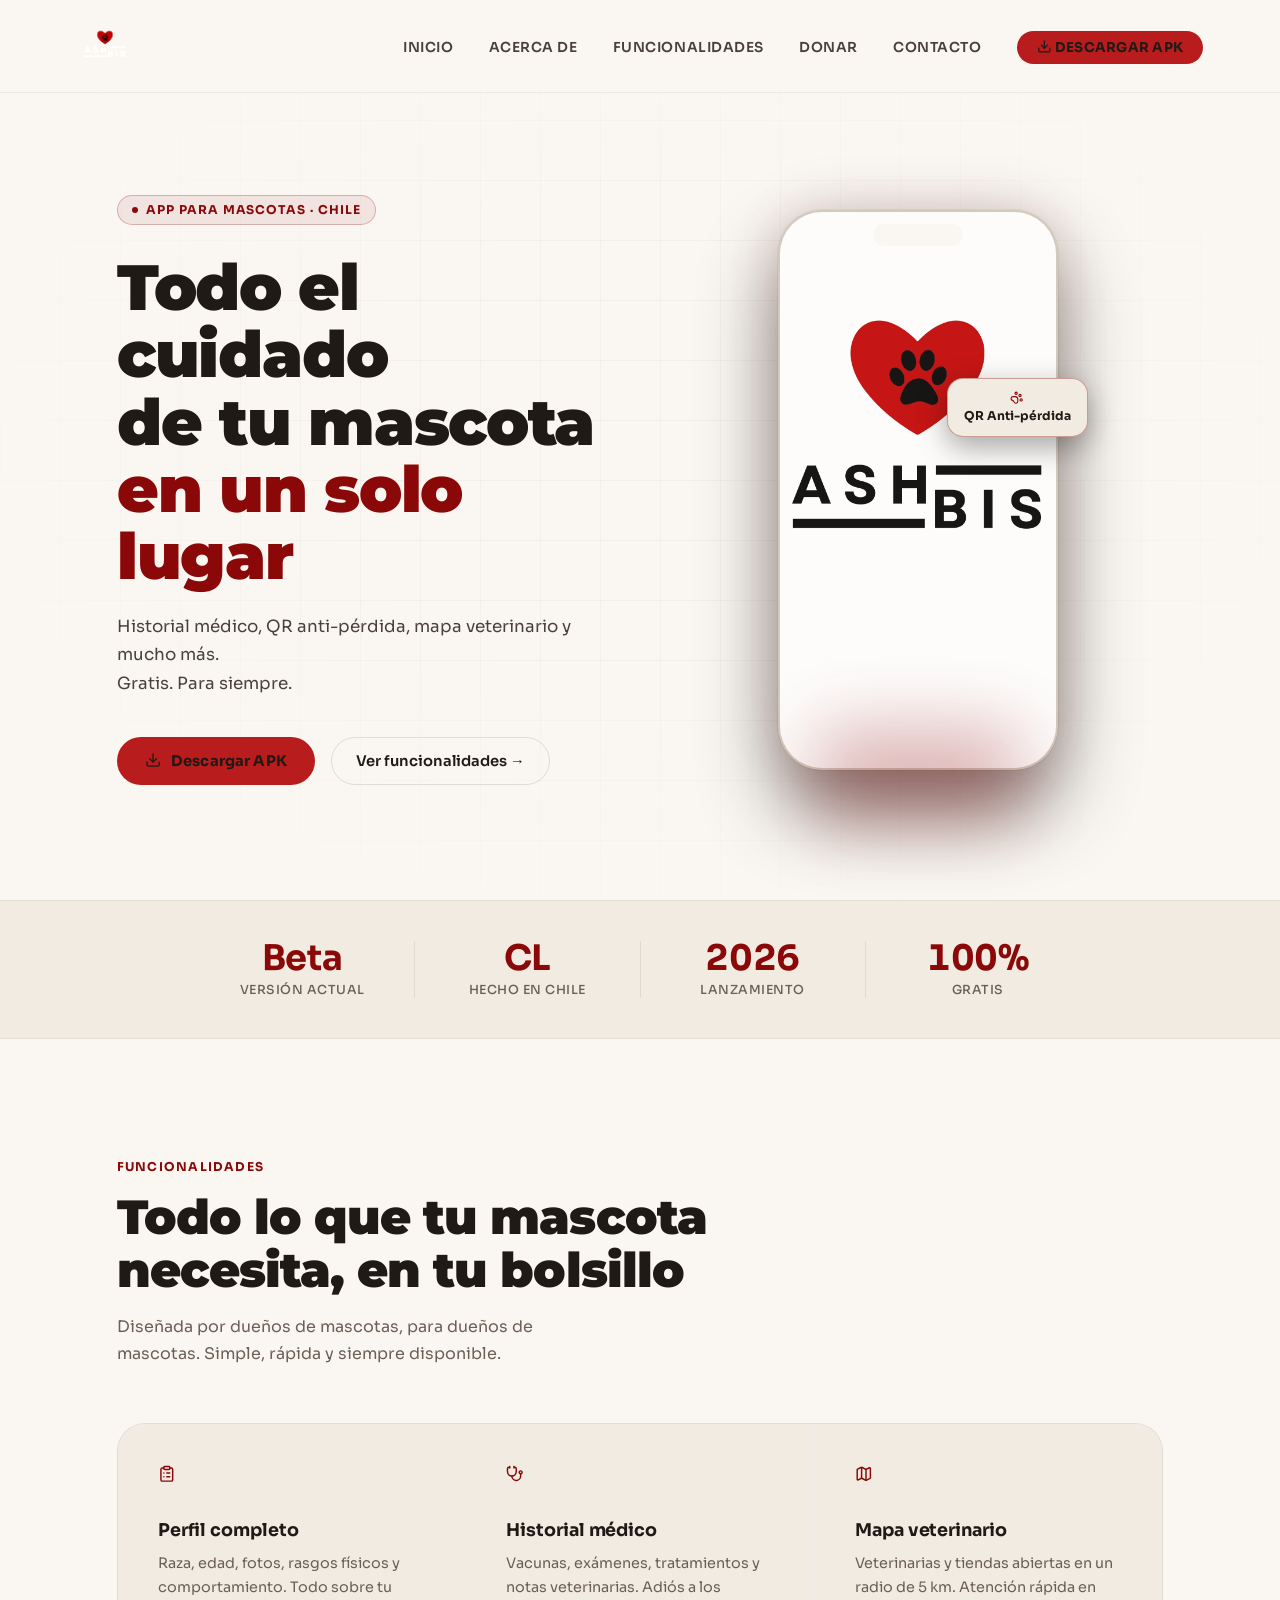
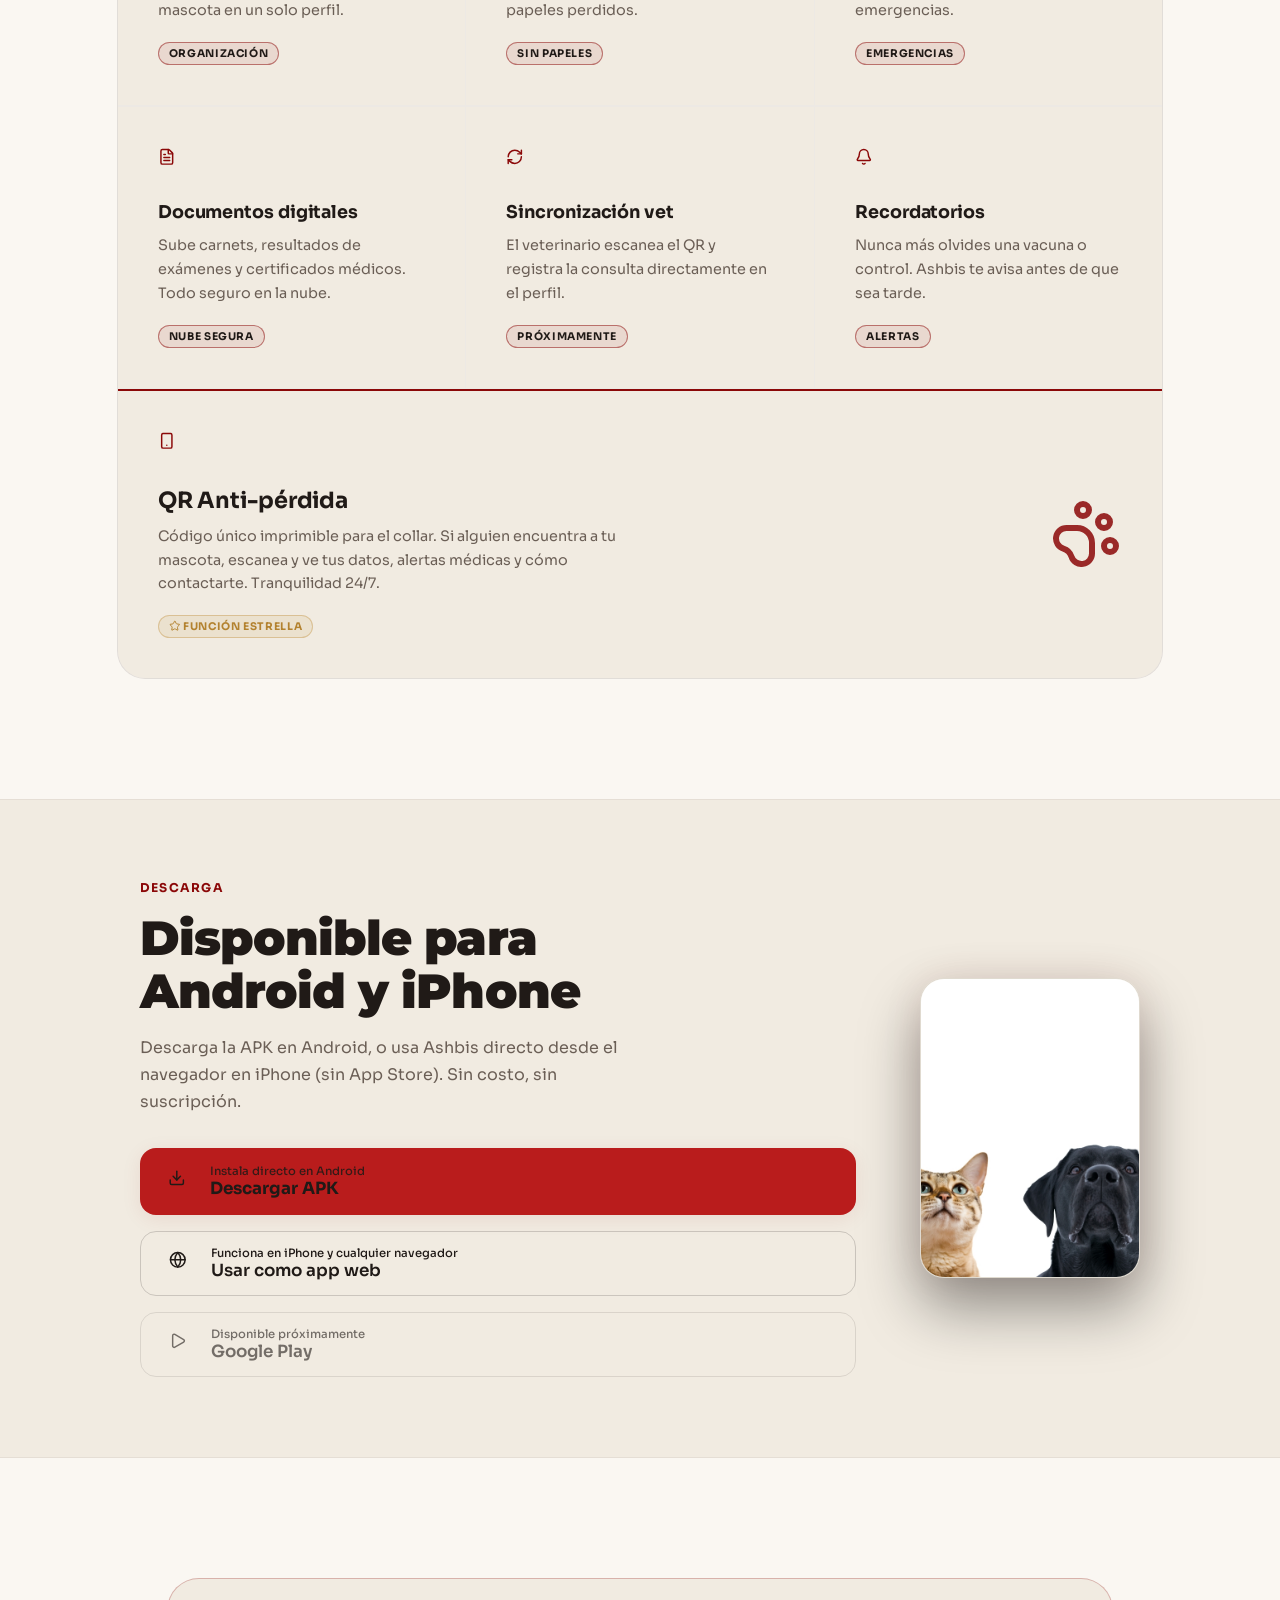
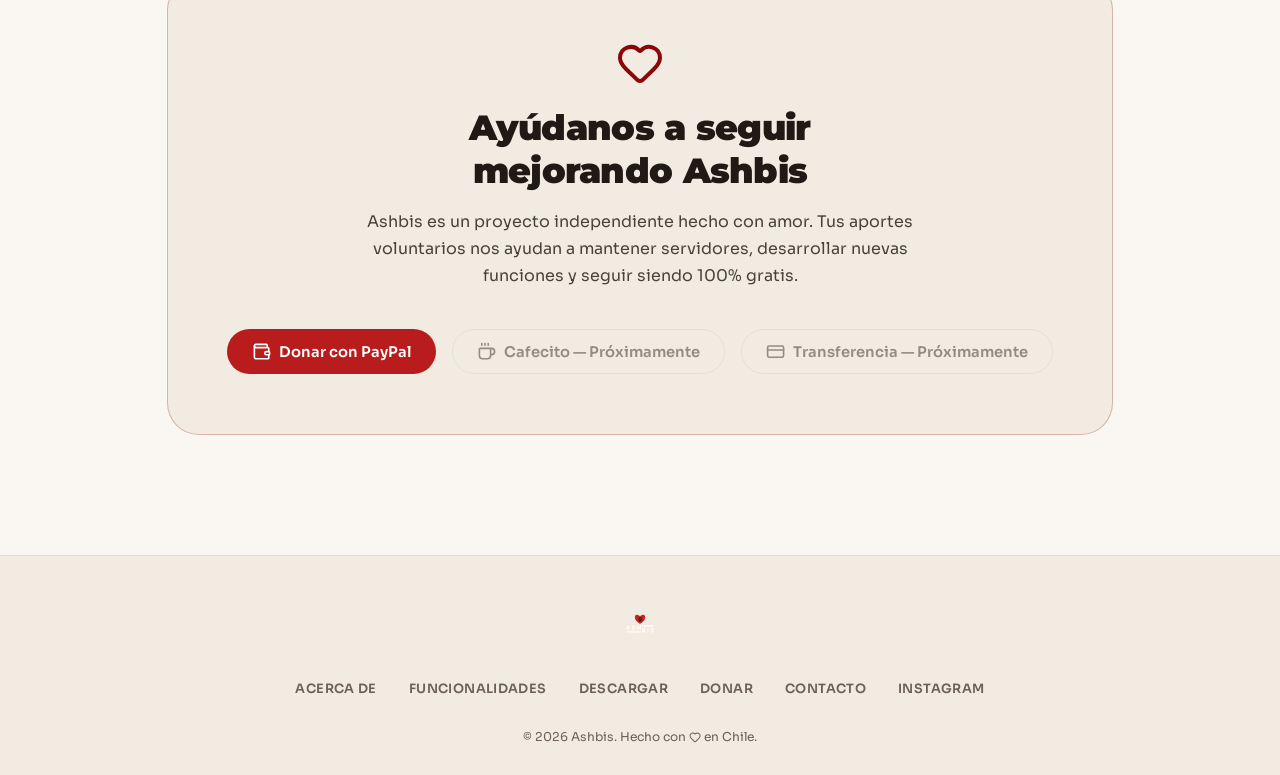
<file: index.html>
<!DOCTYPE html>
<html lang="es">
<head>
<meta charset="UTF-8">
<script>document.documentElement.setAttribute('data-theme', matchMedia('(prefers-color-scheme: light)').matches ? 'light' : 'dark');</script>
<meta name="viewport" content="width=device-width, initial-scale=1.0">
<title>Ashbis — La app para tu mascota</title>
<meta name="description" content="Ashbis es la app gratuita para organizar el cuidado de tu mascota: historial médico, QR anti-pérdida, mapa veterinario y más. Disponible para Android.">
<meta name="theme-color" content="#201e1f" media="(prefers-color-scheme: dark)">
<meta name="theme-color" content="#faf7f2" media="(prefers-color-scheme: light)">
<link rel="stylesheet" href="styles.css">
<link rel="preconnect" href="https://fonts.googleapis.com">
<link rel="preconnect" href="https://fonts.gstatic.com" crossorigin>
<link href="https://fonts.googleapis.com/css2?family=Montserrat:wght@900&family=Sora:wght@300;400;500;600;700&display=swap" rel="stylesheet">
<link rel="icon" type="image/png" href="img/logo4.png">

</head>
<body>
<a href="#main" class="skip-link">Saltar al contenido</a>

<!-- ===== HEADER ===== -->
<header id="header">
  <div class="logo">
    <a href="index.html">
      <img src="img/logo4.png" width="500" height="500" alt="Ashbis Logo">
    </a>
  </div>

  <div class="header-right">
    <nav>
      <ul class="desktop">
        <li><a href="index.html">Inicio</a></li>
        <li><a href="acerca-de.html">Acerca de</a></li>
        <li><a href="funcionalidades.html">Funcionalidades</a></li>
        <li><a href="donar.html">Donar</a></li>
        <li><a href="contacto.html">Contacto</a></li>
        <li><a href="descargar.html" class="nav-cta"><svg class="icon-svg" viewBox="0 0 24 24" fill="none" stroke="currentColor" stroke-width="2" stroke-linecap="round" stroke-linejoin="round" aria-hidden="true"><path d="M12 15V3" /><path d="M21 15v4a2 2 0 0 1-2 2H5a2 2 0 0 1-2-2v-4" /><path d="m7 10 5 5 5-5" /></svg> Descargar APK</a></li>
      </ul>
      <ul class="mobile" id="mobileMenu">
        <li><a href="index.html">Inicio</a></li>
        <li><a href="acerca-de.html">Acerca de</a></li>
        <li><a href="funcionalidades.html">Funcionalidades</a></li>
        <li><a href="donar.html">Donar</a></li>
        <li><a href="contacto.html">Contacto</a></li>
      </ul>
    </nav>
    <button type="button" class="hamburger" id="hamburger" aria-label="Abrir menú" aria-expanded="false" aria-controls="mobileMenu">
      <span></span><span></span><span></span>
    </button>
  </div>
</header>

<main id="main">

<!-- ===== HERO ===== -->
<section class="hero">
  <div class="hero-bg"></div>
  <div class="hero-grid"></div>

  <div class="hero-inner">
    <div class="hero-text">
      <div class="hero-eyebrow">App para mascotas · Chile</div>
      <h1>
        Todo el cuidado<br>
        de tu mascota<br>
        <span class="red">en un solo lugar</span>
      </h1>
      <p class="hero-sub">
        Historial médico, QR anti-pérdida, mapa veterinario y mucho más.<br>
        Gratis. Para siempre.
      </p>
      <div class="hero-actions">
        <a href="#" onclick="abrirModal(); return false;" class="btn-primary">
          <svg class="icon-svg" viewBox="0 0 24 24" fill="none" stroke="currentColor" stroke-width="2" stroke-linecap="round" stroke-linejoin="round" aria-hidden="true"><path d="M12 15V3" /><path d="M21 15v4a2 2 0 0 1-2 2H5a2 2 0 0 1-2-2v-4" /><path d="m7 10 5 5 5-5" /></svg> Descargar APK
        </a>
        <a href="funcionalidades.html" class="btn-ghost">
          Ver funcionalidades →
        </a>
      </div>
    </div>

    <div class="hero-visual">
      <div class="phone-wrap">
        <div class="phone-frame">
          <div class="phone-notch"></div>
          <img src="img/mockupblanco.jpg" width="1080" height="1920" class="phone-screen" alt="Ashbis App" fetchpriority="high">
        </div>
        <div class="phone-glow"></div>
        <div class="phone-badge">
          <svg class="icon-svg badge-icon" viewBox="0 0 24 24" fill="none" stroke="currentColor" stroke-width="2" stroke-linecap="round" stroke-linejoin="round" aria-hidden="true"><circle cx="11" cy="4" r="2" /><circle cx="18" cy="8" r="2" /><circle cx="20" cy="16" r="2" /><path d="M9 10a5 5 0 0 1 5 5v3.5a3.5 3.5 0 0 1-6.84 1.045Q6.52 17.48 4.46 16.84A3.5 3.5 0 0 1 5.5 10Z" /></svg>
          QR Anti-pérdida
        </div>
      </div>
    </div>
  </div>
</section>

<!-- ===== STATS ===== -->
<div class="stats-bar reveal">
  <div class="stats-inner">
    <div class="stat-item">
      <div class="stat-number">Beta</div>
      <div class="stat-label">Versión actual</div>
    </div>
    <div class="stat-item">
      <div class="stat-number">CL</div>
      <div class="stat-label">Hecho en Chile</div>
    </div>
    <div class="stat-item">
      <div class="stat-number">2026</div>
      <div class="stat-label">Lanzamiento</div>
    </div>
    <div class="stat-item">
      <div class="stat-number">100%</div>
      <div class="stat-label">Gratis</div>
    </div>
  </div>
</div>

<!-- ===== FUNCIONALIDADES ===== -->
<section class="features-section">
  <div class="reveal">
    <span class="section-tag">Funcionalidades</span>
    <h2 class="section-title">Todo lo que tu mascota<br>necesita, en tu bolsillo</h2>
    <p class="section-sub">Diseñada por dueños de mascotas, para dueños de mascotas. Simple, rápida y siempre disponible.</p>
  </div>

  <div class="features-grid reveal">
    <div class="feat-card">
      <span class="icon"><svg class="icon-svg" viewBox="0 0 24 24" fill="none" stroke="currentColor" stroke-width="2" stroke-linecap="round" stroke-linejoin="round" aria-hidden="true"><rect width="8" height="4" x="8" y="2" rx="1" ry="1" /><path d="M16 4h2a2 2 0 0 1 2 2v14a2 2 0 0 1-2 2H6a2 2 0 0 1-2-2V6a2 2 0 0 1 2-2h2" /><path d="M12 11h4" /><path d="M12 16h4" /><path d="M8 11h.01" /><path d="M8 16h.01" /></svg></span>
      <h3>Perfil completo</h3>
      <p>Raza, edad, fotos, rasgos físicos y comportamiento. Todo sobre tu mascota en un solo perfil.</p>
      <span class="badge">Organización</span>
    </div>

    <div class="feat-card">
      <span class="icon"><svg class="icon-svg" viewBox="0 0 24 24" fill="none" stroke="currentColor" stroke-width="2" stroke-linecap="round" stroke-linejoin="round" aria-hidden="true"><path d="M11 2v2" /><path d="M5 2v2" /><path d="M5 3H4a2 2 0 0 0-2 2v4a6 6 0 0 0 12 0V5a2 2 0 0 0-2-2h-1" /><path d="M8 15a6 6 0 0 0 12 0v-3" /><circle cx="20" cy="10" r="2" /></svg></span>
      <h3>Historial médico</h3>
      <p>Vacunas, exámenes, tratamientos y notas veterinarias. Adiós a los papeles perdidos.</p>
      <span class="badge">Sin papeles</span>
    </div>

    <div class="feat-card">
      <span class="icon"><svg class="icon-svg" viewBox="0 0 24 24" fill="none" stroke="currentColor" stroke-width="2" stroke-linecap="round" stroke-linejoin="round" aria-hidden="true"><path d="M14.106 5.553a2 2 0 0 0 1.788 0l3.659-1.83A1 1 0 0 1 21 4.619v12.764a1 1 0 0 1-.553.894l-4.553 2.277a2 2 0 0 1-1.788 0l-4.212-2.106a2 2 0 0 0-1.788 0l-3.659 1.83A1 1 0 0 1 3 19.381V6.618a1 1 0 0 1 .553-.894l4.553-2.277a2 2 0 0 1 1.788 0z" /><path d="M15 5.764v15" /><path d="M9 3.236v15" /></svg></span>
      <h3>Mapa veterinario</h3>
      <p>Veterinarias y tiendas abiertas en un radio de 5 km. Atención rápida en emergencias.</p>
      <span class="badge">Emergencias</span>
    </div>

    <div class="feat-card">
      <span class="icon"><svg class="icon-svg" viewBox="0 0 24 24" fill="none" stroke="currentColor" stroke-width="2" stroke-linecap="round" stroke-linejoin="round" aria-hidden="true"><path d="M6 22a2 2 0 0 1-2-2V4a2 2 0 0 1 2-2h8a2.4 2.4 0 0 1 1.704.706l3.588 3.588A2.4 2.4 0 0 1 20 8v12a2 2 0 0 1-2 2z" /><path d="M14 2v5a1 1 0 0 0 1 1h5" /><path d="M10 9H8" /><path d="M16 13H8" /><path d="M16 17H8" /></svg></span>
      <h3>Documentos digitales</h3>
      <p>Sube carnets, resultados de exámenes y certificados médicos. Todo seguro en la nube.</p>
      <span class="badge">Nube segura</span>
    </div>

    <div class="feat-card">
      <span class="icon"><svg class="icon-svg" viewBox="0 0 24 24" fill="none" stroke="currentColor" stroke-width="2" stroke-linecap="round" stroke-linejoin="round" aria-hidden="true"><path d="M3 12a9 9 0 0 1 9-9 9.75 9.75 0 0 1 6.74 2.74L21 8" /><path d="M21 3v5h-5" /><path d="M21 12a9 9 0 0 1-9 9 9.75 9.75 0 0 1-6.74-2.74L3 16" /><path d="M8 16H3v5" /></svg></span>
      <h3>Sincronización vet</h3>
      <p>El veterinario escanea el QR y registra la consulta directamente en el perfil.</p>
      <span class="badge">Próximamente</span>
    </div>

    <div class="feat-card">
      <span class="icon"><svg class="icon-svg" viewBox="0 0 24 24" fill="none" stroke="currentColor" stroke-width="2" stroke-linecap="round" stroke-linejoin="round" aria-hidden="true"><path d="M10.268 21a2 2 0 0 0 3.464 0" /><path d="M3.262 15.326A1 1 0 0 0 4 17h16a1 1 0 0 0 .74-1.673C19.41 13.956 18 12.499 18 8A6 6 0 0 0 6 8c0 4.499-1.411 5.956-2.738 7.326" /></svg></span>
      <h3>Recordatorios</h3>
      <p>Nunca más olvides una vacuna o control. Ashbis te avisa antes de que sea tarde.</p>
      <span class="badge">Alertas</span>
    </div>

    <div class="feat-highlight feat-card">
      <div class="feat-highlight-text">
        <span class="icon"><svg class="icon-svg" viewBox="0 0 24 24" fill="none" stroke="currentColor" stroke-width="2" stroke-linecap="round" stroke-linejoin="round" aria-hidden="true"><rect width="14" height="20" x="5" y="2" rx="2" ry="2" /><path d="M12 18h.01" /></svg></span>
        <h3>QR Anti-pérdida</h3>
        <p>Código único imprimible para el collar. Si alguien encuentra a tu mascota, escanea y ve tus datos, alertas médicas y cómo contactarte. Tranquilidad 24/7.</p>
        <span class="badge gold"><svg class="icon-svg" viewBox="0 0 24 24" fill="none" stroke="currentColor" stroke-width="2" stroke-linecap="round" stroke-linejoin="round" aria-hidden="true"><path d="M11.525 2.295a.53.53 0 0 1 .95 0l2.31 4.679a2.123 2.123 0 0 0 1.595 1.16l5.166.756a.53.53 0 0 1 .294.904l-3.736 3.638a2.123 2.123 0 0 0-.611 1.878l.882 5.14a.53.53 0 0 1-.771.56l-4.618-2.428a2.122 2.122 0 0 0-1.973 0L6.396 21.01a.53.53 0 0 1-.77-.56l.881-5.139a2.122 2.122 0 0 0-.611-1.879L2.16 9.795a.53.53 0 0 1 .294-.906l5.165-.755a2.122 2.122 0 0 0 1.597-1.16z" /></svg> Función estrella</span>
      </div>
      <div class="feat-highlight-visual"><svg class="icon-svg" viewBox="0 0 24 24" fill="none" stroke="currentColor" stroke-width="2" stroke-linecap="round" stroke-linejoin="round" aria-hidden="true"><circle cx="11" cy="4" r="2" /><circle cx="18" cy="8" r="2" /><circle cx="20" cy="16" r="2" /><path d="M9 10a5 5 0 0 1 5 5v3.5a3.5 3.5 0 0 1-6.84 1.045Q6.52 17.48 4.46 16.84A3.5 3.5 0 0 1 5.5 10Z" /></svg></div>
    </div>
  </div>
</section>

<!-- ===== DOWNLOAD ===== -->
<section class="download-section">
  <div class="download-inner">
    <div class="download-text reveal">
      <span class="section-tag">Descarga</span>
      <h2 class="section-title">Disponible para<br>Android y iPhone</h2>
      <p class="section-sub">Descarga la APK en Android, o usa Ashbis directo desde el navegador en iPhone (sin App Store). Sin costo, sin suscripción.</p>
      <div class="download-actions">
        <a href="#" onclick="abrirModal(); return false;" class="apk-btn">
          <span class="icon"><svg class="icon-svg" viewBox="0 0 24 24" fill="none" stroke="currentColor" stroke-width="2" stroke-linecap="round" stroke-linejoin="round" aria-hidden="true"><path d="M12 15V3" /><path d="M21 15v4a2 2 0 0 1-2 2H5a2 2 0 0 1-2-2v-4" /><path d="m7 10 5 5 5-5" /></svg></span>
          <div>
            <span class="label">Instala directo en Android</span>
            <span class="title">Descargar APK</span>
          </div>
        </a>
        <a href="https://app.ashbis.cl" target="_blank" rel="noopener" class="pwa-btn">
          <span class="icon"><svg class="icon-svg" viewBox="0 0 24 24" fill="none" stroke="currentColor" stroke-width="2" stroke-linecap="round" stroke-linejoin="round" aria-hidden="true"><circle cx="12" cy="12" r="10" /><path d="M2 12h20" /><path d="M12 2a15.3 15.3 0 0 1 4 10 15.3 15.3 0 0 1-4 10 15.3 15.3 0 0 1-4-10 15.3 15.3 0 0 1 4-10z" /></svg></span>
          <div>
            <span class="label">Funciona en iPhone y cualquier navegador</span>
            <span class="title">Usar como app web</span>
          </div>
        </a>
        <div class="play-btn">
          <span class="icon"><svg class="icon-svg" viewBox="0 0 24 24" fill="none" stroke="currentColor" stroke-width="2" stroke-linecap="round" stroke-linejoin="round" aria-hidden="true"><path d="M5 5a2 2 0 0 1 3.008-1.728l11.997 6.998a2 2 0 0 1 .003 3.458l-12 7A2 2 0 0 1 5 19z" /></svg></span>
          <div>
            <span class="label">Disponible próximamente</span>
            <span class="title">Google Play</span>
          </div>
        </div>
      </div>
    </div>
    <div class="download-image reveal">
      <img src="img/fondo.jpg" width="1280" height="720" alt="" loading="lazy">
    </div>
  </div>
</section>

<!-- ===== DONAR ===== -->
<section class="donate-section">
  <div class="donate-card reveal">
    <svg class="icon-svg heart-icon" viewBox="0 0 24 24" fill="none" stroke="currentColor" stroke-width="2" stroke-linecap="round" stroke-linejoin="round" aria-hidden="true"><path d="M2 9.5a5.5 5.5 0 0 1 9.591-3.676.56.56 0 0 0 .818 0A5.49 5.49 0 0 1 22 9.5c0 2.29-1.5 4-3 5.5l-5.492 5.313a2 2 0 0 1-3 .019L5 15c-1.5-1.5-3-3.2-3-5.5" /></svg>
    <h2>Ayúdanos a seguir<br>mejorando Ashbis</h2>
    <p>Ashbis es un proyecto independiente hecho con amor. Tus aportes voluntarios nos ayudan a mantener servidores, desarrollar nuevas funciones y seguir siendo 100% gratis.</p>
    <div class="donate-options">
      <a href="https://paypal.me/AshbisCL" target="_blank" rel="noopener" class="donate-opt primary"><svg class="icon-svg" viewBox="0 0 24 24" fill="none" stroke="currentColor" stroke-width="2" stroke-linecap="round" stroke-linejoin="round" aria-hidden="true"><path d="M19 7V4a1 1 0 0 0-1-1H5a2 2 0 0 0 0 4h15a1 1 0 0 1 1 1v4h-3a2 2 0 0 0 0 4h3a1 1 0 0 0 1-1v-2a1 1 0 0 0-1-1" /><path d="M3 5v14a2 2 0 0 0 2 2h15a1 1 0 0 0 1-1v-4" /></svg> Donar con PayPal</a>
      <button type="button" class="donate-opt" disabled><svg class="icon-svg" viewBox="0 0 24 24" fill="none" stroke="currentColor" stroke-width="2" stroke-linecap="round" stroke-linejoin="round" aria-hidden="true"><path d="M10 2v2" /><path d="M14 2v2" /><path d="M16 8a1 1 0 0 1 1 1v8a4 4 0 0 1-4 4H7a4 4 0 0 1-4-4V9a1 1 0 0 1 1-1h14a4 4 0 1 1 0 8h-1" /><path d="M6 2v2" /></svg> Cafecito — Próximamente</button>
      <button type="button" class="donate-opt" disabled><svg class="icon-svg" viewBox="0 0 24 24" fill="none" stroke="currentColor" stroke-width="2" stroke-linecap="round" stroke-linejoin="round" aria-hidden="true"><rect width="20" height="14" x="2" y="5" rx="2" /><line x1="2" x2="22" y1="10" y2="10" /></svg> Transferencia — Próximamente</button>
    </div>
  </div>
</section>

</main>

<!-- ===== FOOTER ===== -->
<footer>
  <div class="footer-inner">
    <div class="footer-logo">
      <img src="img/logo4.png" width="500" height="500" alt="">
    </div>
    <div class="footer-links">
      <a href="acerca-de.html">Acerca de</a>
      <a href="funcionalidades.html">Funcionalidades</a>
      <a href="descargar.html">Descargar</a>
      <a href="donar.html">Donar</a>
      <a href="contacto.html">Contacto</a>
      <a href="https://www.instagram.com/ashbis_oficial/" target="_blank" rel="noopener">Instagram</a>
    </div>
    <div class="footer-copy">© 2026 Ashbis. Hecho con <svg class="icon-svg icon-inline" viewBox="0 0 24 24" fill="none" stroke="currentColor" stroke-width="2" stroke-linecap="round" stroke-linejoin="round" aria-hidden="true"><path d="M2 9.5a5.5 5.5 0 0 1 9.591-3.676.56.56 0 0 0 .818 0A5.49 5.49 0 0 1 22 9.5c0 2.29-1.5 4-3 5.5l-5.492 5.313a2 2 0 0 1-3 .019L5 15c-1.5-1.5-3-3.2-3-5.5" /></svg> en Chile.</div>
  </div>
</footer>

<!-- ===== MODAL PRÓXIMAMENTE ===== -->
<div id="modal-soon" role="dialog" aria-modal="true" aria-labelledby="modal-soon-title" hidden>
  <div class="modal-card">
    <button class="modal-close-btn" onclick="cerrarModal()" aria-label="Cerrar">
      <svg class="icon-svg" viewBox="0 0 24 24" fill="none" stroke="currentColor" stroke-width="2" stroke-linecap="round" stroke-linejoin="round" aria-hidden="true"><path d="M18 6 6 18" /><path d="m6 6 12 12" /></svg>
    </button>

    <div class="modal-icon" aria-hidden="true">
      <svg class="icon-svg" viewBox="0 0 24 24" fill="none" stroke="currentColor" stroke-width="2" stroke-linecap="round" stroke-linejoin="round"><circle cx="11" cy="4" r="2" /><circle cx="18" cy="8" r="2" /><circle cx="20" cy="16" r="2" /><path d="M9 10a5 5 0 0 1 5 5v3.5a3.5 3.5 0 0 1-6.84 1.045Q6.52 17.48 4.46 16.84A3.5 3.5 0 0 1 5.5 10Z" /></svg>
    </div>

    <h2 id="modal-soon-title" style="font-family:var(--font-display); font-size:1.8rem; font-weight:900;
               color:var(--text-primary); margin-bottom:12px; letter-spacing:-0.02em;">
      ¡Muy pronto!
    </h2>

    <p style="color:var(--gray-light); line-height:1.7; margin-bottom:8px;">
      Ashbis está en fase beta y estamos trabajando para lanzarla muy pronto.
    </p>
    <p style="color:var(--gray); font-size:0.9rem; line-height:1.6; margin-bottom:32px;">
      Únete a nuestra comunidad para ser de los primeros en enterarte
      del lanzamiento oficial y acceder a la beta.
    </p>

    <div style="display:flex; flex-direction:column; gap:12px;">

      <a href="https://discord.gg/KH2c9bd4Cr" target="_blank" rel="noopener" class="modal-cta-discord">
        <svg width="22" height="22" viewBox="0 0 24 24" fill="white">
          <path d="M20.317 4.37a19.791 19.791 0 0 0-4.885-1.515.074.074 0 0 0-.079.037c-.21.375-.444.864-.608 1.25a18.27 18.27 0 0 0-5.487 0 12.64 12.64 0 0 0-.617-1.25.077.077 0 0 0-.079-.037A19.736 19.736 0 0 0 3.677 4.37a.07.07 0 0 0-.032.027C.533 9.046-.32 13.58.099 18.057c.002.022.015.043.032.054a19.9 19.9 0 0 0 5.993 3.03.078.078 0 0 0 .084-.028 14.09 14.09 0 0 0 1.226-1.994.076.076 0 0 0-.041-.106 13.107 13.107 0 0 1-1.872-.892.077.077 0 0 1-.008-.128 10.2 10.2 0 0 0 .372-.292.074.074 0 0 1 .077-.01c3.928 1.793 8.18 1.793 12.062 0a.074.074 0 0 1 .078.01c.12.098.246.198.373.292a.077.077 0 0 1-.006.127 12.299 12.299 0 0 1-1.873.892.077.077 0 0 0-.041.107c.36.698.772 1.362 1.225 1.993a.076.076 0 0 0 .084.028 19.839 19.839 0 0 0 6.002-3.03.077.077 0 0 0 .032-.054c.5-5.177-.838-9.674-3.549-13.66a.061.061 0 0 0-.031-.03z"/>
        </svg>
        Unirse al Discord
      </a>

      <a href="https://www.instagram.com/ashbis_oficial/" target="_blank" rel="noopener" class="modal-cta-instagram">
        <svg width="22" height="22" viewBox="0 0 24 24" fill="white">
          <path d="M12 2.163c3.204 0 3.584.012 4.85.07 3.252.148 4.771 1.691 4.919 4.919.058 1.265.069 1.645.069 4.849 0 3.205-.012 3.584-.069 4.849-.149 3.225-1.664 4.771-4.919 4.919-1.266.058-1.644.07-4.85.07-3.204 0-3.584-.012-4.849-.07-3.26-.149-4.771-1.699-4.919-4.92-.058-1.265-.07-1.644-.07-4.849 0-3.204.013-3.583.07-4.849.149-3.227 1.664-4.771 4.919-4.919 1.266-.057 1.645-.069 4.849-.069zm0-2.163c-3.259 0-3.667.014-4.947.072-4.358.2-6.78 2.618-6.98 6.98-.059 1.281-.073 1.689-.073 4.948 0 3.259.014 3.668.072 4.948.2 4.358 2.618 6.78 6.98 6.98 1.281.058 1.689.072 4.948.072 3.259 0 3.668-.014 4.948-.072 4.354-.2 6.782-2.618 6.979-6.98.059-1.28.073-1.689.073-4.948 0-3.259-.014-3.667-.072-4.947-.196-4.354-2.617-6.78-6.979-6.98-1.281-.059-1.69-.073-4.949-.073zm0 5.838c-3.403 0-6.162 2.759-6.162 6.162s2.759 6.163 6.162 6.163 6.162-2.759 6.162-6.163c0-3.403-2.759-6.162-6.162-6.162zm0 10.162c-2.209 0-4-1.79-4-4 0-2.209 1.791-4 4-4s4 1.791 4 4c0 2.21-1.791 4-4 4zm6.406-11.845c-.796 0-1.441.645-1.441 1.44s.645 1.44 1.441 1.44c.795 0 1.439-.645 1.439-1.44s-.644-1.44-1.439-1.44z"/>
        </svg>
        Seguir en Instagram
      </a>

      <button class="modal-cta-dismiss" onclick="cerrarModal()">Cerrar</button>
    </div>

  </div>
</div>

<script>
let lastFocusedEl = null;

function getFocusableEls(container) {
  return Array.from(container.querySelectorAll('a[href], button:not([disabled])'));
}

function abrirModal() {
  const modal = document.getElementById('modal-soon');
  lastFocusedEl = document.activeElement;
  modal.hidden = false;
  document.body.style.overflow = 'hidden';
  const focusables = getFocusableEls(modal.querySelector('.modal-card'));
  if (focusables.length) focusables[0].focus();
}

function cerrarModal() {
  const modal = document.getElementById('modal-soon');
  modal.hidden = true;
  document.body.style.overflow = '';
  if (lastFocusedEl) lastFocusedEl.focus();
}

document.getElementById('modal-soon').addEventListener('click', function(e) {
  if (e.target === this) cerrarModal();
});

document.addEventListener('keydown', function(e) {
  const modal = document.getElementById('modal-soon');
  if (modal.hidden) return;

  if (e.key === 'Escape') {
    cerrarModal();
    return;
  }

  if (e.key === 'Tab') {
    const focusables = getFocusableEls(modal.querySelector('.modal-card'));
    if (!focusables.length) return;
    const first = focusables[0];
    const last = focusables[focusables.length - 1];

    if (e.shiftKey && document.activeElement === first) {
      e.preventDefault();
      last.focus();
    } else if (!e.shiftKey && document.activeElement === last) {
      e.preventDefault();
      first.focus();
    }
  }
});
</script>

<script>
// Header scroll
const header = document.getElementById('header');
window.addEventListener('scroll', () => {
  header.classList.toggle('scrolled', window.scrollY > 60);
});

// Mobile menu
const hamburger = document.getElementById('hamburger');
const mobileMenu = document.getElementById('mobileMenu');
hamburger.addEventListener('click', () => {
  const abierto = hamburger.classList.toggle('active');
  mobileMenu.classList.toggle('active');
  hamburger.setAttribute('aria-expanded', String(abierto));
});

// Scroll reveal
const reveals = document.querySelectorAll('.reveal');
const observer = new IntersectionObserver((entries) => {
  entries.forEach(e => {
    if (e.isIntersecting) {
      e.target.classList.add('visible');
      observer.unobserve(e.target);
    }
  });
}, { threshold: 0.12 });
reveals.forEach(el => observer.observe(el));
</script>

</body>
</html>
</file>
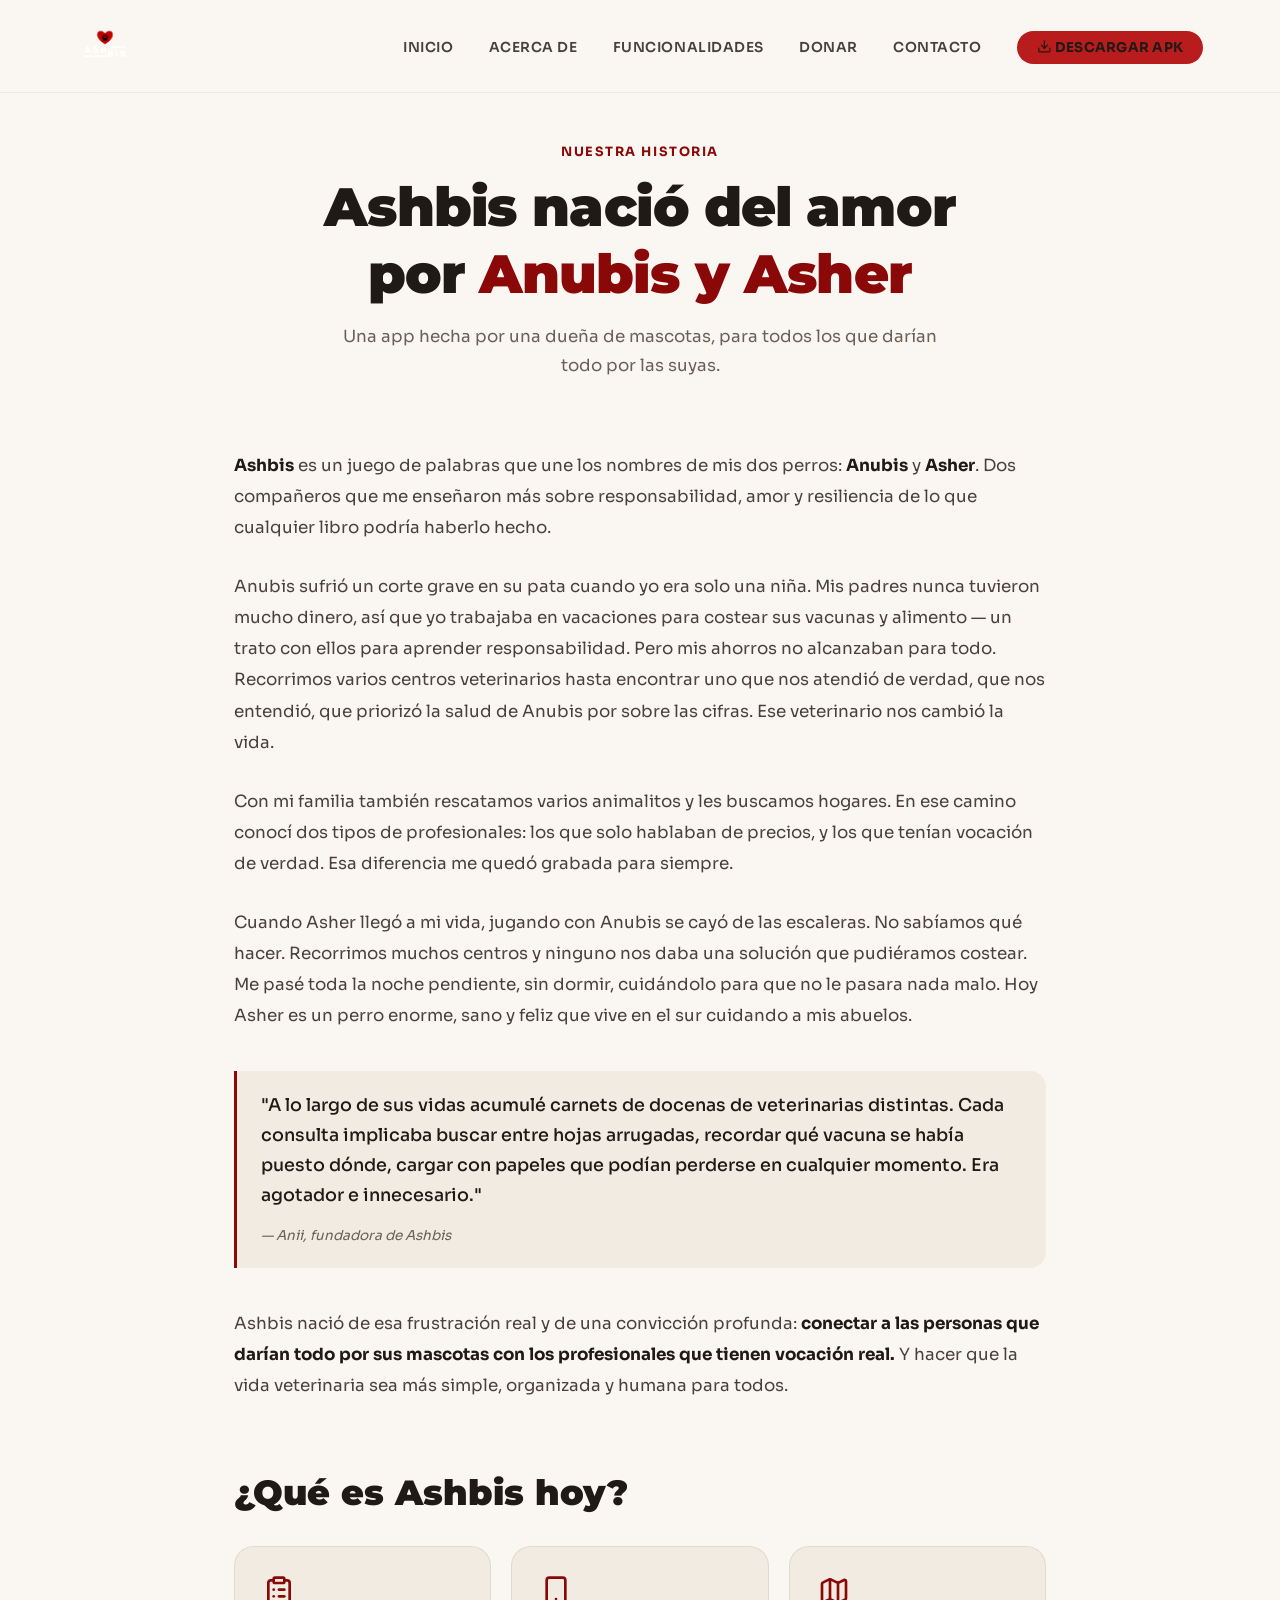
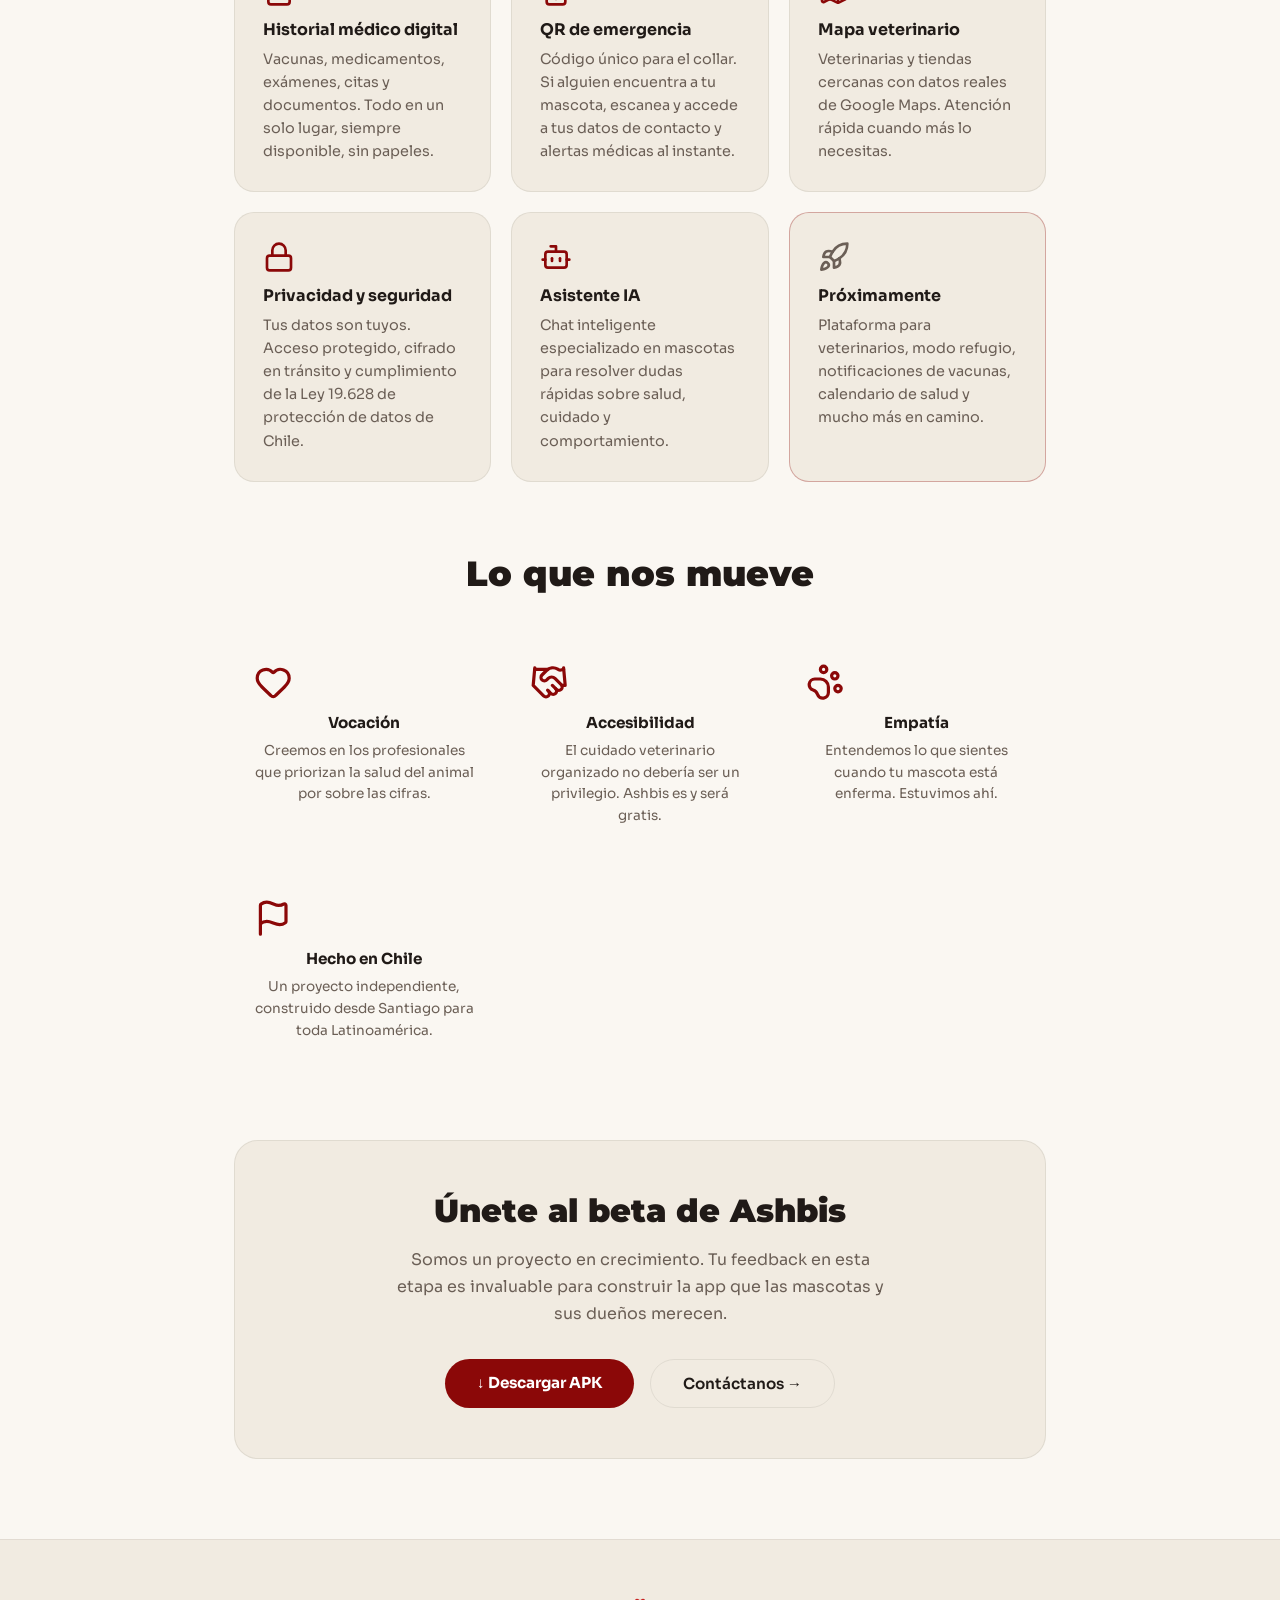
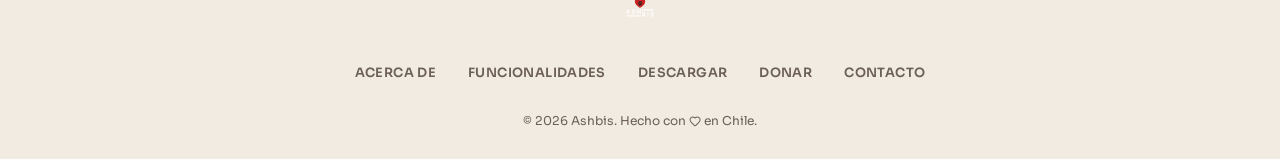
<file: acerca-de.html>
<!DOCTYPE html>
<html lang="es">
<head>
<meta charset="UTF-8">
<script>document.documentElement.setAttribute('data-theme', matchMedia('(prefers-color-scheme: light)').matches ? 'light' : 'dark');</script>
<meta name="viewport" content="width=device-width, initial-scale=1.0">
<title>Acerca de | Ashbis</title>
<meta name="description" content="Conoce la historia detrás de Ashbis, la app para mascotas nacida en Chile, y los valores que la mueven: vocación, accesibilidad y empatía.">
<meta name="theme-color" content="#201e1f" media="(prefers-color-scheme: dark)">
<meta name="theme-color" content="#faf7f2" media="(prefers-color-scheme: light)">

<link rel="stylesheet" href="styles.css">
<link rel="icon" type="image/png" href="img/logo4.png">

<link rel="preconnect" href="https://fonts.googleapis.com">
<link rel="preconnect" href="https://fonts.gstatic.com" crossorigin>
<link href="https://fonts.googleapis.com/css2?family=Montserrat:wght@900&family=Sora:wght@300;400;500;600;700&display=swap" rel="stylesheet">

<style>

.story-main .cta-primary:hover {
  background: var(--red) !important;
  transform: translateY(-2px);
}

.story-main .cta-secondary:hover {
  background: rgba(var(--edge-rgb),0.05);
  border-color: rgba(var(--edge-rgb),0.25) !important;
  transform: translateY(-2px);
}

.story-main a { transition: 0.25s; }

@media (max-width: 600px) {
  .story-main { padding: 110px 18px 60px !important; }
}

</style>
</head>

<body>
<a href="#main" class="skip-link">Saltar al contenido</a>

<!-- ===== HEADER ===== -->
<header id="header">
  <div class="logo">
    <a href="index.html">
      <img src="img/logo4.png" width="500" height="500" alt="Ashbis Logo">
    </a>
  </div>

  <div class="header-right">
    <nav>
      <ul class="desktop">
        <li><a href="index.html">Inicio</a></li>
        <li><a href="acerca-de.html">Acerca de</a></li>
        <li><a href="funcionalidades.html">Funcionalidades</a></li>
        <li><a href="donar.html">Donar</a></li>
        <li><a href="contacto.html">Contacto</a></li>
        <li><a href="descargar.html" class="nav-cta"><svg class="icon-svg" viewBox="0 0 24 24" fill="none" stroke="currentColor" stroke-width="2" stroke-linecap="round" stroke-linejoin="round" aria-hidden="true"><path d="M12 15V3" /><path d="M21 15v4a2 2 0 0 1-2 2H5a2 2 0 0 1-2-2v-4" /><path d="m7 10 5 5 5-5" /></svg> Descargar APK</a></li>
      </ul>
      <ul class="mobile" id="mobileMenu">
        <li><a href="index.html">Inicio</a></li>
        <li><a href="acerca-de.html">Acerca de</a></li>
        <li><a href="funcionalidades.html">Funcionalidades</a></li>
        <li><a href="donar.html">Donar</a></li>
        <li><a href="contacto.html">Contacto</a></li>
      </ul>
    </nav>
    <button type="button" class="hamburger" id="hamburger" aria-label="Abrir menú" aria-expanded="false" aria-controls="mobileMenu">
      <span></span><span></span><span></span>
    </button>
  </div>
</header>

<main id="main" class="story-main" style="max-width: 860px; margin: auto; padding: 140px 24px 80px;">

  <!-- HERO -->
  <div style="text-align: center; margin-bottom: 70px;">
    <span style="font-size:0.8rem; letter-spacing:0.12em; text-transform:uppercase;
                 color: var(--red); font-family: var(--font-body); font-weight: 700;">Nuestra historia</span>
    <h1 style="font-size: clamp(2.2rem, 5vw, 3.4rem); font-family: var(--font-display);
               font-weight: 900; margin-top: 12px; letter-spacing: -0.02em; color: var(--text-primary);">
      Ashbis nació del amor<br>por <span style="color:var(--red)">Anubis y Asher</span>
    </h1>
    <p style="color: var(--gray); margin-top: 16px; font-size: 1.05rem; max-width: 600px; margin-inline: auto; line-height: 1.7;">
      Una app hecha por una dueña de mascotas, para todos los que darían todo por las suyas.
    </p>
  </div>

  <!-- HISTORIA -->
  <div style="display:flex; flex-direction:column; gap:28px; font-size:1.05rem;
              line-height:1.85; color: var(--gray-light);">

    <p>
      <strong style="color:var(--text-primary)">Ashbis</strong> es un juego de palabras que une los nombres de mis dos perros:
      <strong style="color:var(--text-primary)">Anubis</strong> y <strong style="color:var(--text-primary)">Asher</strong>.
      Dos compañeros que me enseñaron más sobre responsabilidad, amor y resiliencia
      de lo que cualquier libro podría haberlo hecho.
    </p>

    <p>
      Anubis sufrió un corte grave en su pata cuando yo era solo una niña.
      Mis padres nunca tuvieron mucho dinero, así que yo trabajaba en vacaciones
      para costear sus vacunas y alimento — un trato con ellos para aprender responsabilidad.
      Pero mis ahorros no alcanzaban para todo. Recorrimos varios centros veterinarios
      hasta encontrar uno que nos atendió de verdad, que nos entendió, que priorizó
      la salud de Anubis por sobre las cifras. Ese veterinario nos cambió la vida.
    </p>

    <p>
      Con mi familia también rescatamos varios animalitos y les buscamos hogares.
      En ese camino conocí dos tipos de profesionales: los que solo hablaban de precios,
      y los que tenían vocación de verdad. Esa diferencia me quedó grabada para siempre.
    </p>

    <p>
      Cuando Asher llegó a mi vida, jugando con Anubis se cayó de las escaleras.
      No sabíamos qué hacer. Recorrimos muchos centros y ninguno nos daba una solución
      que pudiéramos costear. Me pasé toda la noche pendiente, sin dormir,
      cuidándolo para que no le pasara nada malo.
      Hoy Asher es un perro enorme, sano y feliz que vive en el sur cuidando a mis abuelos.
    </p>

    <!-- QUOTE -->
    <blockquote style="border-left: 3px solid var(--red); padding: 20px 24px;
                       margin: 12px 0; background: var(--card-bg); border-radius: 0 16px 16px 0;">
      <p style="font-size:1.1rem; color:var(--text-primary); font-weight:500; margin:0; line-height:1.7;">
        "A lo largo de sus vidas acumulé carnets de docenas de veterinarias distintas.
        Cada consulta implicaba buscar entre hojas arrugadas, recordar qué vacuna se había
        puesto dónde, cargar con papeles que podían perderse en cualquier momento.
        Era agotador e innecesario."
      </p>
      <cite style="display:block; margin-top:12px; font-size:0.85rem; color:var(--gray);">
        — Anii, fundadora de Ashbis
      </cite>
    </blockquote>

    <p>
      Ashbis nació de esa frustración real y de una convicción profunda:
      <strong style="color:var(--text-primary)">conectar a las personas que darían todo por sus mascotas
      con los profesionales que tienen vocación real.</strong>
      Y hacer que la vida veterinaria sea más simple, organizada y humana para todos.
    </p>

  </div>

  <!-- QUÉ ES ASHBIS HOY -->
  <div style="margin-top: 70px;">
    <h2 style="font-family: var(--font-display); font-size: clamp(1.6rem, 3vw, 2.2rem);
               font-weight: 900; margin-bottom: 32px; color: var(--text-primary);">
      ¿Qué es Ashbis hoy?
    </h2>

    <div style="display: grid; grid-template-columns: repeat(auto-fit, minmax(240px, 1fr)); gap: 20px;">

      <div class="info-card" style="background: var(--card-bg); border-radius: 20px; padding: 28px;
                  border: 1px solid var(--border);">
        <div style="width:2rem;height:2rem;margin-bottom:12px;color:var(--red);"><svg class="icon-svg" style="width:100%;height:100%;color:currentColor;flex-shrink:0;" viewBox="0 0 24 24" fill="none" stroke="currentColor" stroke-width="2" stroke-linecap="round" stroke-linejoin="round" aria-hidden="true"><rect width="8" height="4" x="8" y="2" rx="1" ry="1" /><path d="M16 4h2a2 2 0 0 1 2 2v14a2 2 0 0 1-2 2H6a2 2 0 0 1-2-2V6a2 2 0 0 1 2-2h2" /><path d="M12 11h4" /><path d="M12 16h4" /><path d="M8 11h.01" /><path d="M8 16h.01" /></svg></div>
        <h3 style="font-family: var(--font-body); font-weight: 700; font-size: 1rem;
                   margin-bottom: 8px; color: var(--text-primary);">Historial médico digital</h3>
        <p style="color: var(--gray); font-size: 0.9rem; line-height: 1.6;">
          Vacunas, medicamentos, exámenes, citas y documentos. Todo en un solo lugar,
          siempre disponible, sin papeles.
        </p>
      </div>

      <div class="info-card" style="background: var(--card-bg); border-radius: 20px; padding: 28px;
                  border: 1px solid var(--border);">
        <div style="width:2rem;height:2rem;margin-bottom:12px;color:var(--red);"><svg class="icon-svg" style="width:100%;height:100%;color:currentColor;flex-shrink:0;" viewBox="0 0 24 24" fill="none" stroke="currentColor" stroke-width="2" stroke-linecap="round" stroke-linejoin="round" aria-hidden="true"><rect width="14" height="20" x="5" y="2" rx="2" ry="2" /><path d="M12 18h.01" /></svg></div>
        <h3 style="font-family: var(--font-body); font-weight: 700; font-size: 1rem;
                   margin-bottom: 8px; color: var(--text-primary);">QR de emergencia</h3>
        <p style="color: var(--gray); font-size: 0.9rem; line-height: 1.6;">
          Código único para el collar. Si alguien encuentra a tu mascota,
          escanea y accede a tus datos de contacto y alertas médicas al instante.
        </p>
      </div>

      <div class="info-card" style="background: var(--card-bg); border-radius: 20px; padding: 28px;
                  border: 1px solid var(--border);">
        <div style="width:2rem;height:2rem;margin-bottom:12px;color:var(--red);"><svg class="icon-svg" style="width:100%;height:100%;color:currentColor;flex-shrink:0;" viewBox="0 0 24 24" fill="none" stroke="currentColor" stroke-width="2" stroke-linecap="round" stroke-linejoin="round" aria-hidden="true"><path d="M14.106 5.553a2 2 0 0 0 1.788 0l3.659-1.83A1 1 0 0 1 21 4.619v12.764a1 1 0 0 1-.553.894l-4.553 2.277a2 2 0 0 1-1.788 0l-4.212-2.106a2 2 0 0 0-1.788 0l-3.659 1.83A1 1 0 0 1 3 19.381V6.618a1 1 0 0 1 .553-.894l4.553-2.277a2 2 0 0 1 1.788 0z" /><path d="M15 5.764v15" /><path d="M9 3.236v15" /></svg></div>
        <h3 style="font-family: var(--font-body); font-weight: 700; font-size: 1rem;
                   margin-bottom: 8px; color: var(--text-primary);">Mapa veterinario</h3>
        <p style="color: var(--gray); font-size: 0.9rem; line-height: 1.6;">
          Veterinarias y tiendas cercanas con datos reales de Google Maps.
          Atención rápida cuando más lo necesitas.
        </p>
      </div>

      <div class="info-card" style="background: var(--card-bg); border-radius: 20px; padding: 28px;
                  border: 1px solid var(--border);">
        <div style="width:2rem;height:2rem;margin-bottom:12px;color:var(--red);"><svg class="icon-svg" style="width:100%;height:100%;color:currentColor;flex-shrink:0;" viewBox="0 0 24 24" fill="none" stroke="currentColor" stroke-width="2" stroke-linecap="round" stroke-linejoin="round" aria-hidden="true"><rect width="18" height="11" x="3" y="11" rx="2" ry="2" /><path d="M7 11V7a5 5 0 0 1 10 0v4" /></svg></div>
        <h3 style="font-family: var(--font-body); font-weight: 700; font-size: 1rem;
                   margin-bottom: 8px; color: var(--text-primary);">Privacidad y seguridad</h3>
        <p style="color: var(--gray); font-size: 0.9rem; line-height: 1.6;">
          Tus datos son tuyos. Acceso protegido, cifrado en tránsito y
          cumplimiento de la Ley 19.628 de protección de datos de Chile.
        </p>
      </div>

      <div class="info-card" style="background: var(--card-bg); border-radius: 20px; padding: 28px;
                  border: 1px solid var(--border);">
        <div style="width:2rem;height:2rem;margin-bottom:12px;color:var(--red);"><svg class="icon-svg" style="width:100%;height:100%;color:currentColor;flex-shrink:0;" viewBox="0 0 24 24" fill="none" stroke="currentColor" stroke-width="2" stroke-linecap="round" stroke-linejoin="round" aria-hidden="true"><path d="M12 8V4H8" /><rect width="16" height="12" x="4" y="8" rx="2" /><path d="M2 14h2" /><path d="M20 14h2" /><path d="M15 13v2" /><path d="M9 13v2" /></svg></div>
        <h3 style="font-family: var(--font-body); font-weight: 700; font-size: 1rem;
                   margin-bottom: 8px; color: var(--text-primary);">Asistente IA</h3>
        <p style="color: var(--gray); font-size: 0.9rem; line-height: 1.6;">
          Chat inteligente especializado en mascotas para resolver dudas rápidas
          sobre salud, cuidado y comportamiento.
        </p>
      </div>

      <div class="info-card" style="background: var(--card-bg); border-radius: 20px; padding: 28px;
                  border: 1px solid var(--border); border-color: rgba(var(--red-rgb),0.3);">
        <div style="width:2rem;height:2rem;margin-bottom:12px;color:var(--gray);"><svg class="icon-svg" style="width:100%;height:100%;color:currentColor;flex-shrink:0;" viewBox="0 0 24 24" fill="none" stroke="currentColor" stroke-width="2" stroke-linecap="round" stroke-linejoin="round" aria-hidden="true"><path d="M12 15v5s3.03-.55 4-2c1.08-1.62 0-5 0-5" /><path d="M4.5 16.5c-1.5 1.26-2 5-2 5s3.74-.5 5-2c.71-.84.7-2.13-.09-2.91a2.18 2.18 0 0 0-2.91-.09" /><path d="M9 12a22 22 0 0 1 2-3.95A12.88 12.88 0 0 1 22 2c0 2.72-.78 7.5-6 11a22.4 22.4 0 0 1-4 2z" /><path d="M9 12H4s.55-3.03 2-4c1.62-1.08 5 .05 5 .05" /></svg></div>
        <h3 style="font-family: var(--font-body); font-weight: 700; font-size: 1rem;
                   margin-bottom: 8px; color: var(--text-primary);">Próximamente</h3>
        <p style="color: var(--gray); font-size: 0.9rem; line-height: 1.6;">
          Plataforma para veterinarios, modo refugio, notificaciones de vacunas,
          calendario de salud y mucho más en camino.
        </p>
      </div>

    </div>
  </div>

  <!-- VALORES -->
  <div style="margin-top: 70px; text-align: center;">
    <h2 style="font-family: var(--font-display); font-size: clamp(1.6rem, 3vw, 2.2rem);
               font-weight: 900; margin-bottom: 40px; color: var(--text-primary);">
      Lo que nos mueve
    </h2>

    <div style="display: grid; grid-template-columns: repeat(auto-fit, minmax(200px, 1fr)); gap: 16px;">

      <div style="padding: 28px 20px;">
        <div style="width:2.4rem;height:2.4rem;margin-bottom:12px;color:var(--red);"><svg class="icon-svg" style="width:100%;height:100%;color:currentColor;flex-shrink:0;" viewBox="0 0 24 24" fill="none" stroke="currentColor" stroke-width="2" stroke-linecap="round" stroke-linejoin="round" aria-hidden="true"><path d="M2 9.5a5.5 5.5 0 0 1 9.591-3.676.56.56 0 0 0 .818 0A5.49 5.49 0 0 1 22 9.5c0 2.29-1.5 4-3 5.5l-5.492 5.313a2 2 0 0 1-3 .019L5 15c-1.5-1.5-3-3.2-3-5.5" /></svg></div>
        <h3 style="font-family: var(--font-body); font-weight: 700; font-size: 0.95rem;
                   margin-bottom: 8px; color: var(--text-primary);">Vocación</h3>
        <p style="color: var(--gray); font-size: 0.85rem; line-height: 1.6;">
          Creemos en los profesionales que priorizan la salud del animal por sobre las cifras.
        </p>
      </div>

      <div style="padding: 28px 20px;">
        <div style="width:2.4rem;height:2.4rem;margin-bottom:12px;color:var(--red);"><svg class="icon-svg" style="width:100%;height:100%;color:currentColor;flex-shrink:0;" viewBox="0 0 24 24" fill="none" stroke="currentColor" stroke-width="2" stroke-linecap="round" stroke-linejoin="round" aria-hidden="true"><path d="m11 17 2 2a1 1 0 1 0 3-3" /><path d="m14 14 2.5 2.5a1 1 0 1 0 3-3l-3.88-3.88a3 3 0 0 0-4.24 0l-.88.88a1 1 0 1 1-3-3l2.81-2.81a5.79 5.79 0 0 1 7.06-.87l.47.28a2 2 0 0 0 1.42.25L21 4" /><path d="m21 3 1 11h-2" /><path d="M3 3 2 14l6.5 6.5a1 1 0 1 0 3-3" /><path d="M3 4h8" /></svg></div>
        <h3 style="font-family: var(--font-body); font-weight: 700; font-size: 0.95rem;
                   margin-bottom: 8px; color: var(--text-primary);">Accesibilidad</h3>
        <p style="color: var(--gray); font-size: 0.85rem; line-height: 1.6;">
          El cuidado veterinario organizado no debería ser un privilegio.
          Ashbis es y será gratis.
        </p>
      </div>

      <div style="padding: 28px 20px;">
        <div style="width:2.4rem;height:2.4rem;margin-bottom:12px;color:var(--red);"><svg class="icon-svg" style="width:100%;height:100%;color:currentColor;flex-shrink:0;" viewBox="0 0 24 24" fill="none" stroke="currentColor" stroke-width="2" stroke-linecap="round" stroke-linejoin="round" aria-hidden="true"><circle cx="11" cy="4" r="2" /><circle cx="18" cy="8" r="2" /><circle cx="20" cy="16" r="2" /><path d="M9 10a5 5 0 0 1 5 5v3.5a3.5 3.5 0 0 1-6.84 1.045Q6.52 17.48 4.46 16.84A3.5 3.5 0 0 1 5.5 10Z" /></svg></div>
        <h3 style="font-family: var(--font-body); font-weight: 700; font-size: 0.95rem;
                   margin-bottom: 8px; color: var(--text-primary);">Empatía</h3>
        <p style="color: var(--gray); font-size: 0.85rem; line-height: 1.6;">
          Entendemos lo que sientes cuando tu mascota está enferma.
          Estuvimos ahí.
        </p>
      </div>

      <div style="padding: 28px 20px;">
        <div style="width:2.4rem;height:2.4rem;margin-bottom:12px;color:var(--red);"><svg class="icon-svg" style="width:100%;height:100%;color:currentColor;flex-shrink:0;" viewBox="0 0 24 24" fill="none" stroke="currentColor" stroke-width="2" stroke-linecap="round" stroke-linejoin="round" aria-hidden="true"><path d="M4 22V4a1 1 0 0 1 .4-.8A6 6 0 0 1 8 2c3 0 5 2 7.333 2q2 0 3.067-.8A1 1 0 0 1 20 4v10a1 1 0 0 1-.4.8A6 6 0 0 1 16 16c-3 0-5-2-8-2a6 6 0 0 0-4 1.528" /></svg></div>
        <h3 style="font-family: var(--font-body); font-weight: 700; font-size: 0.95rem;
                   margin-bottom: 8px; color: var(--text-primary);">Hecho en Chile</h3>
        <p style="color: var(--gray); font-size: 0.85rem; line-height: 1.6;">
          Un proyecto independiente, construido desde Santiago
          para toda Latinoamérica.
        </p>
      </div>

    </div>
  </div>

  <!-- CTA FINAL -->
  <div style="text-align:center; margin-top: 70px; padding: 50px 30px;
              background: var(--card-bg); border-radius: 24px; border: 1px solid var(--border);">
    <h2 style="font-family: var(--font-display); font-size: clamp(1.4rem, 3vw, 2rem);
               font-weight: 900; margin-bottom: 16px; color: var(--text-primary);">
      Únete al beta de Ashbis
    </h2>
    <p style="color: var(--gray); margin-bottom: 32px; max-width: 500px;
              margin-inline: auto; line-height: 1.7;">
      Somos un proyecto en crecimiento. Tu feedback en esta etapa es invaluable
      para construir la app que las mascotas y sus dueños merecen.
    </p>
    <div style="display: flex; gap: 16px; justify-content: center; flex-wrap: wrap;">
      <a href="descargar.html" class="cta-primary" style="background: var(--red); color: white;
         padding: 14px 32px; border-radius: 40px; font-family: var(--font-body); font-weight: 700;
         font-weight: 700; font-size: 0.95rem; display: inline-block;">
        ↓ Descargar APK
      </a>
      <a href="contacto.html" class="cta-secondary" style="border: 1px solid var(--border); color: var(--text-primary);
         padding: 14px 32px; border-radius: 40px; font-family: var(--font-body); font-weight: 700;
         font-weight: 600; font-size: 0.95rem; display: inline-block;">
        Contáctanos →
      </a>
    </div>
  </div>

</main>

<footer>
  <div class="footer-inner">
    <div class="footer-logo">
      <img src="img/logo4.png" width="500" height="500" alt="">
    </div>

    <div class="footer-links">
      <a href="acerca-de.html">Acerca de</a>
      <a href="funcionalidades.html">Funcionalidades</a>
      <a href="descargar.html">Descargar</a>
      <a href="donar.html">Donar</a>
      <a href="contacto.html">Contacto</a>
    </div>

    <div class="footer-copy">
      © 2026 Ashbis. Hecho con <svg class="icon-svg" style="width:1em;height:1em;color:currentColor;flex-shrink:0;" viewBox="0 0 24 24" fill="none" stroke="currentColor" stroke-width="2" stroke-linecap="round" stroke-linejoin="round" aria-hidden="true"><path d="M2 9.5a5.5 5.5 0 0 1 9.591-3.676.56.56 0 0 0 .818 0A5.49 5.49 0 0 1 22 9.5c0 2.29-1.5 4-3 5.5l-5.492 5.313a2 2 0 0 1-3 .019L5 15c-1.5-1.5-3-3.2-3-5.5" /></svg> en Chile.
    </div>
  </div>
</footer>

<script>
const hamburger = document.querySelector('.hamburger');
const mobileMenu = document.querySelector('.mobile');

hamburger.addEventListener('click', () => {
  const abierto = hamburger.classList.toggle('active');
  mobileMenu.classList.toggle('active');
  hamburger.setAttribute('aria-expanded', String(abierto));
});
</script>

</body>
</html>
</file>
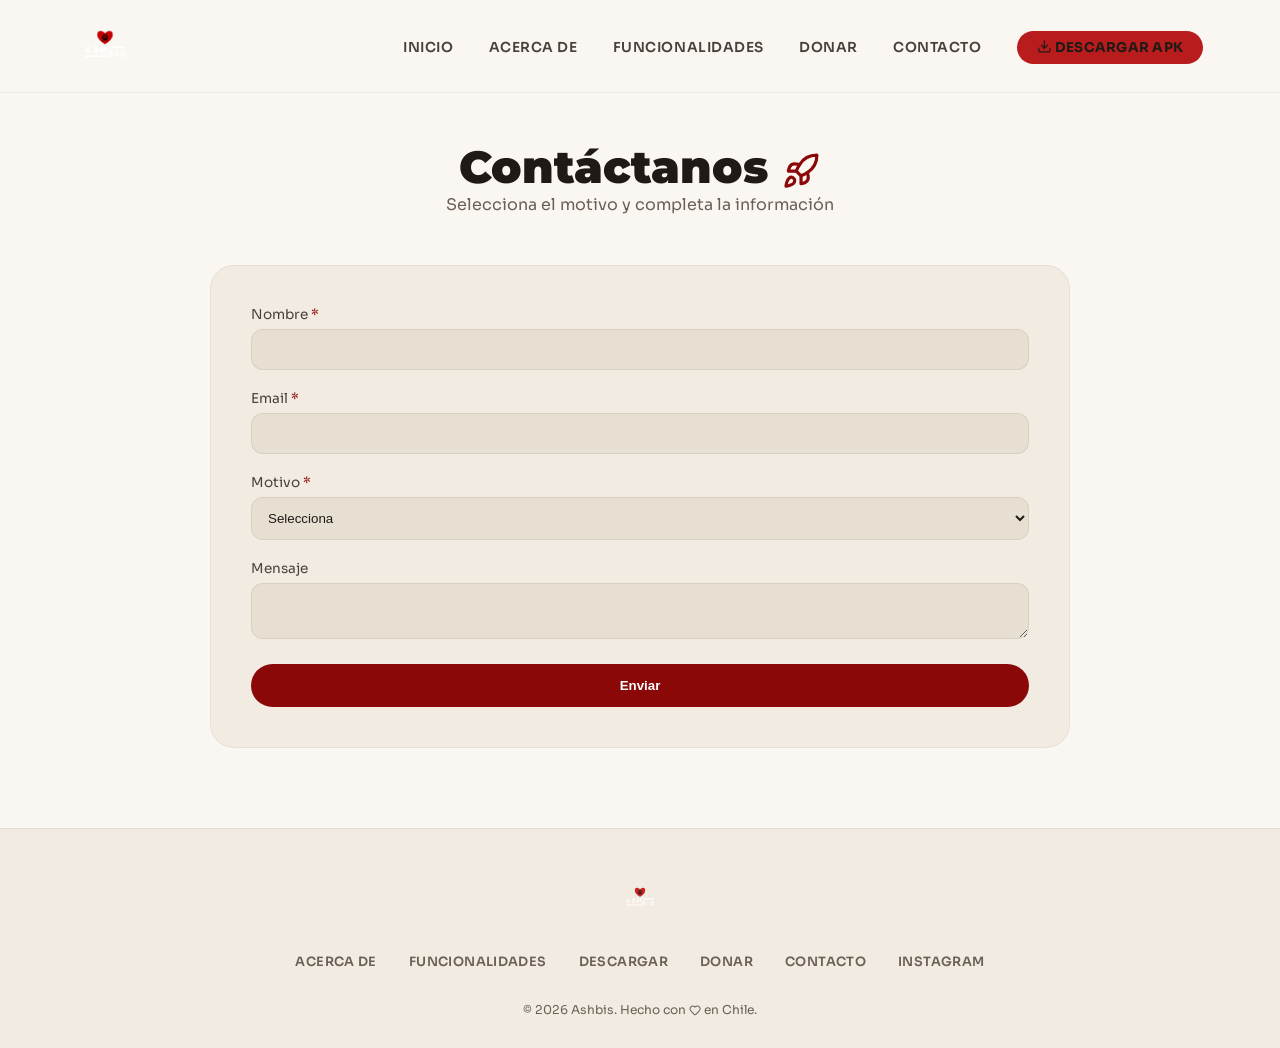
<file: contacto.html>
<!DOCTYPE html>
<html lang="es">
<head>
<meta charset="UTF-8">
<script>document.documentElement.setAttribute('data-theme', matchMedia('(prefers-color-scheme: light)').matches ? 'light' : 'dark');</script>
<meta name="viewport" content="width=device-width, initial-scale=1.0">
<title>Contacto | Ashbis</title>
<meta name="description" content="Contáctanos para unirte al equipo de Ashbis, ser patrocinador o resolver dudas de soporte.">
<meta name="theme-color" content="#201e1f" media="(prefers-color-scheme: dark)">
<meta name="theme-color" content="#faf7f2" media="(prefers-color-scheme: light)">
<link rel="stylesheet" href="styles.css">
<link rel="icon" type="image/png" href="img/logo4.png">
<link rel="preconnect" href="https://fonts.googleapis.com">
<link rel="preconnect" href="https://fonts.gstatic.com" crossorigin>
<link href="https://fonts.googleapis.com/css2?family=Montserrat:wght@900&family=Sora:wght@300;400;500;600;700&display=swap" rel="stylesheet">

<style>

/* ===== CONTACT PAGE ===== */
.contact-page {
  max-width: 900px;
  margin: auto;
  padding: 140px 20px 80px;
}

.contact-header {
  text-align: center;
  margin-bottom: 50px;
}

.contact-header h1 {
  font-size: 2.8rem;
  font-family: var(--font-display);
  font-weight: 900;
  display: flex;
  align-items: center;
  justify-content: center;
  gap: 14px;
}

.contact-header span { color: var(--red); }
.contact-header p { color: var(--gray); }

/* FORM */
.contact-form {
  background: var(--black-2);
  border-radius: 24px;
  padding: 40px;
  border: 1px solid rgba(var(--edge-rgb),0.05);
}

.form-group { margin-bottom: 20px; }

label {
  font-size: 0.85rem;
  color: var(--gray-light);
  display: block;
  margin-bottom: 6px;
}

.required::after {
  content: ' *';
  color: var(--red);
}

input, select, textarea {
  width: 100%;
  padding: 12px;
  border-radius: 12px;
  background: var(--black-3);
  border: 1px solid rgba(var(--edge-rgb),0.08);
  color: var(--white);
}

input:focus, select:focus, textarea:focus {
  border-color: var(--red);
  outline: none;
  box-shadow: 0 0 0 3px rgba(var(--red-rgb), 0.25);
}

@media (max-width: 600px) {
  .contact-form { padding: 24px; }
  .contact-header h1 { font-size: 2.1rem; }
}

.dynamic-section {
  display: none;
  margin-top: 20px;
  padding: 20px;
  border-radius: 16px;
  background: rgba(var(--edge-rgb),0.02);
  border: 1px solid rgba(var(--edge-rgb),0.05);
}

.submit-btn {
  width: 100%;
  background: var(--red);
  border: none;
  padding: 14px;
  border-radius: 40px;
  font-weight: 700;
  color: white;
  cursor: pointer;
}

.submit-btn:hover {
  background: var(--red);
  transform: translateY(-2px);
}

</style>
</head>

<body>
<a href="#main" class="skip-link">Saltar al contenido</a>

<!-- ===== HEADER ===== -->
<header id="header">
  <div class="logo">
    <a href="index.html">
      <img src="img/logo4.png" width="500" height="500" alt="Ashbis Logo">
    </a>
  </div>

  <div class="header-right">
    <nav>
      <ul class="desktop">
        <li><a href="index.html">Inicio</a></li>
        <li><a href="acerca-de.html">Acerca de</a></li>
        <li><a href="funcionalidades.html">Funcionalidades</a></li>
        <li><a href="donar.html">Donar</a></li>
        <li><a href="contacto.html">Contacto</a></li>
        <li><a href="descargar.html" class="nav-cta"><svg class="icon-svg" viewBox="0 0 24 24" fill="none" stroke="currentColor" stroke-width="2" stroke-linecap="round" stroke-linejoin="round" aria-hidden="true"><path d="M12 15V3" /><path d="M21 15v4a2 2 0 0 1-2 2H5a2 2 0 0 1-2-2v-4" /><path d="m7 10 5 5 5-5" /></svg> Descargar APK</a></li>
      </ul>
      <ul class="mobile" id="mobileMenu">
        <li><a href="index.html">Inicio</a></li>
        <li><a href="acerca-de.html">Acerca de</a></li>
        <li><a href="funcionalidades.html">Funcionalidades</a></li>
        <li><a href="donar.html">Donar</a></li>
        <li><a href="contacto.html">Contacto</a></li>
      </ul>
    </nav>
    <button type="button" class="hamburger" id="hamburger" aria-label="Abrir menú" aria-expanded="false" aria-controls="mobileMenu">
      <span></span><span></span><span></span>
    </button>
  </div>
</header>

<main id="main" class="contact-page">

<div class="contact-header">
  <h1>Contáctanos <span><svg class="icon-svg" style="width:0.85em;height:0.85em;color:var(--red);flex-shrink:0;" viewBox="0 0 24 24" fill="none" stroke="currentColor" stroke-width="2" stroke-linecap="round" stroke-linejoin="round" aria-hidden="true"><path d="M12 15v5s3.03-.55 4-2c1.08-1.62 0-5 0-5" /><path d="M4.5 16.5c-1.5 1.26-2 5-2 5s3.74-.5 5-2c.71-.84.7-2.13-.09-2.91a2.18 2.18 0 0 0-2.91-.09" /><path d="M9 12a22 22 0 0 1 2-3.95A12.88 12.88 0 0 1 22 2c0 2.72-.78 7.5-6 11a22.4 22.4 0 0 1-4 2z" /><path d="M9 12H4s.55-3.03 2-4c1.62-1.08 5 .05 5 .05" /></svg></span></h1>
  <p>Selecciona el motivo y completa la información</p>
</div>

<form class="contact-form" action="https://formspree.io/f/mzdnbdar" method="POST">

<input type="hidden" name="_replyto" value="">
<input type="hidden" name="_subject" value="Recibimos tu mensaje — Ashbis">
<input type="hidden" name="_autoresponse" value="Hola, gracias por contactarnos. Recibimos tu mensaje y te responderemos a la brevedad. — Equipo Ashbis">

<!-- BASICOS -->
<div class="form-group">
  <label class="required" for="nombre">Nombre</label>
  <input type="text" id="nombre" name="nombre" autocomplete="name" required>
</div>

<div class="form-group">
  <label class="required" for="email">Email</label>
  <input type="email" id="email" name="email" autocomplete="email" spellcheck="false" required>
</div>

<!-- MOTIVO -->
<div class="form-group">
  <label class="required" for="motivo">Motivo</label>
  <select id="motivo" name="motivo" autocomplete="off" required>
    <option value="">Selecciona</option>
    <option value="equipo">Unirme al equipo</option>
    <option value="patrocinador">Ser patrocinador</option>
    <option value="soporte">Soporte</option>
    <option value="otro">Otro</option>
  </select>
</div>

<!-- OTRO -->
<div class="form-group" id="otroInput" style="display:none;">
  <label class="required" for="otroMotivo">Especifica el motivo</label>
  <input type="text" id="otroMotivo" name="otro_motivo" autocomplete="off">
</div>

<!-- EQUIPO -->
<div class="dynamic-section" id="equipoSection">

  <div class="form-group">
    <label class="required" for="areaEquipo">Área</label>
    <select id="areaEquipo" name="area_equipo" autocomplete="off">
      <option value="">Selecciona</option>
      <option value="frontend">Frontend</option>
      <option value="backend">Backend</option>
      <option value="ux">UI/UX</option>
      <option value="marketing">Marketing</option>
      <option value="otro">Otro</option>
    </select>
  </div>

  <div class="form-group" id="areaOtroInput" style="display:none;">
    <label class="required" for="areaOtroField">Especifica el área</label>
    <input type="text" id="areaOtroField" name="area_otro" autocomplete="off">
  </div>

  <div class="form-group">
    <label class="required" for="cv">CV o portafolio</label>
    <input type="url" id="cv" name="cv" autocomplete="url" placeholder="https://…">
  </div>

</div>

<!-- PATROCINADOR -->
<div class="dynamic-section" id="patroSection">
  <div class="form-group">
    <label class="required" for="tipoPatro">Tipo</label>
    <select id="tipoPatro" name="tipo_patro" autocomplete="off">
      <option>Empresa</option>
      <option>Persona natural</option>
    </select>
  </div>

  <div class="form-group">
    <label class="required" for="nombrePatro">Nombre</label>
    <input type="text" id="nombrePatro" name="nombre_patro" autocomplete="name">
  </div>
</div>

<!-- MENSAJE -->
<div class="form-group">
  <label for="mensaje">Mensaje</label>
  <textarea id="mensaje" name="mensaje" autocomplete="off"></textarea>
</div>

<button type="submit" class="submit-btn" aria-live="polite">Enviar</button>

</form>

<div id="form-success" role="status" aria-live="polite" style="display:none; text-align:center; padding: 40px 20px;">
  <div style="width:3rem;height:3rem;margin:0 auto 16px;color:var(--red);"><svg class="icon-svg" style="width:100%;height:100%;color:currentColor;flex-shrink:0;" viewBox="0 0 24 24" fill="none" stroke="currentColor" stroke-width="2" stroke-linecap="round" stroke-linejoin="round" aria-hidden="true"><circle cx="12" cy="12" r="10" /><path d="m16 9-5.5 5.5L8 12" /></svg></div>
  <h3 style="font-family: var(--font-body); font-weight: 700; margin-bottom: 8px;">¡Mensaje enviado!</h3>
  <p style="color: var(--gray);">Te responderemos a la brevedad en tu correo.</p>
</div>

</main>

<!-- ===== FOOTER ===== -->
<footer>
  <div class="footer-inner">
    <div class="footer-logo">
      <img src="img/logo4.png" width="500" height="500" alt="">
    </div>
    <div class="footer-links">
      <a href="acerca-de.html">Acerca de</a>
      <a href="funcionalidades.html">Funcionalidades</a>
      <a href="descargar.html">Descargar</a>
      <a href="donar.html">Donar</a>
      <a href="contacto.html">Contacto</a>
      <a href="https://www.instagram.com/ashbis_oficial/" target="_blank" rel="noopener">Instagram</a>
    </div>
    <div class="footer-copy">© 2026 Ashbis. Hecho con <svg class="icon-svg" style="width:1em;height:1em;color:currentColor;flex-shrink:0;" viewBox="0 0 24 24" fill="none" stroke="currentColor" stroke-width="2" stroke-linecap="round" stroke-linejoin="round" aria-hidden="true"><path d="M2 9.5a5.5 5.5 0 0 1 9.591-3.676.56.56 0 0 0 .818 0A5.49 5.49 0 0 1 22 9.5c0 2.29-1.5 4-3 5.5l-5.492 5.313a2 2 0 0 1-3 .019L5 15c-1.5-1.5-3-3.2-3-5.5" /></svg> en Chile.</div>
  </div>
</footer>


<script>

/* MENU */
const hamburgerBtn = document.querySelector('.hamburger');
hamburgerBtn.onclick = () => {
  const abierto = hamburgerBtn.classList.toggle('active');
  document.querySelector('.mobile').classList.toggle('active');
  hamburgerBtn.setAttribute('aria-expanded', String(abierto));
};

/* FORM DINAMICO */
const motivo = document.getElementById('motivo');
const equipo = document.getElementById('equipoSection');
const patro = document.getElementById('patroSection');
const otro = document.getElementById('otroInput');

motivo.addEventListener('change', () => {

  equipo.style.display = 'none';
  patro.style.display = 'none';
  otro.style.display = 'none';

  if(motivo.value === 'equipo') equipo.style.display = 'block';
  if(motivo.value === 'patrocinador') patro.style.display = 'block';
  if(motivo.value === 'otro') otro.style.display = 'block';

});

/* AREA DINAMICA */
const area = document.getElementById('areaEquipo');
const areaOtro = document.getElementById('areaOtroInput');
const areaField = document.getElementById('areaOtroField');

area.addEventListener('change', () => {
  if(area.value === 'otro'){
    areaOtro.style.display = 'block';
    areaField.required = true;
  } else {
    areaOtro.style.display = 'none';
    areaField.required = false;
  }
});

/* ENVIO: Formspree (respaldo por correo) + Cloud Function (notificación a Discord) */
const form = document.querySelector('.contact-form');
const success = document.getElementById('form-success');
const CF_URL = 'https://us-central1-ashbis-ae5b2.cloudfunctions.net/contactFormProxy';

form.addEventListener('submit', async (e) => {
  e.preventDefault();
  form.querySelector('[name="_replyto"]').value = form.querySelector('[name="email"]').value;
  const btn = form.querySelector('.submit-btn');
  btn.textContent = 'Enviando…';
  btn.disabled = true;

  const data = new FormData(form);

  try {
    // Formspree: respaldo por correo, no bloquea el flujo si falla
    fetch(form.action, {
      method: 'POST',
      body: data,
      headers: { 'Accept': 'application/json' }
    }).catch(() => {});

    // Cloud Function: notificación a Discord (webhook nunca sale del servidor)
    const res = await fetch(CF_URL, {
      method: 'POST',
      headers: { 'Content-Type': 'application/json' },
      body: JSON.stringify({
        nombre: data.get('nombre'),
        email: data.get('email'),
        motivo: data.get('motivo'),
        mensaje: data.get('mensaje'),
        area: data.get('area_equipo'),
        otro_motivo: data.get('otro_motivo'),
        area_otro: data.get('area_otro'),
        tipo_patro: data.get('tipo_patro'),
        nombre_patro: data.get('nombre_patro'),
        cv: data.get('cv')
      })
    });

    if (res.ok) {
      form.style.display = 'none';
      success.style.display = 'block';
    } else {
      btn.textContent = 'Error al enviar. Intenta nuevamente.';
      btn.disabled = false;
    }
  } catch {
    btn.textContent = 'Sin conexión. Intenta nuevamente.';
    btn.disabled = false;
  }
});

</script>

</body>
</html>
</file>
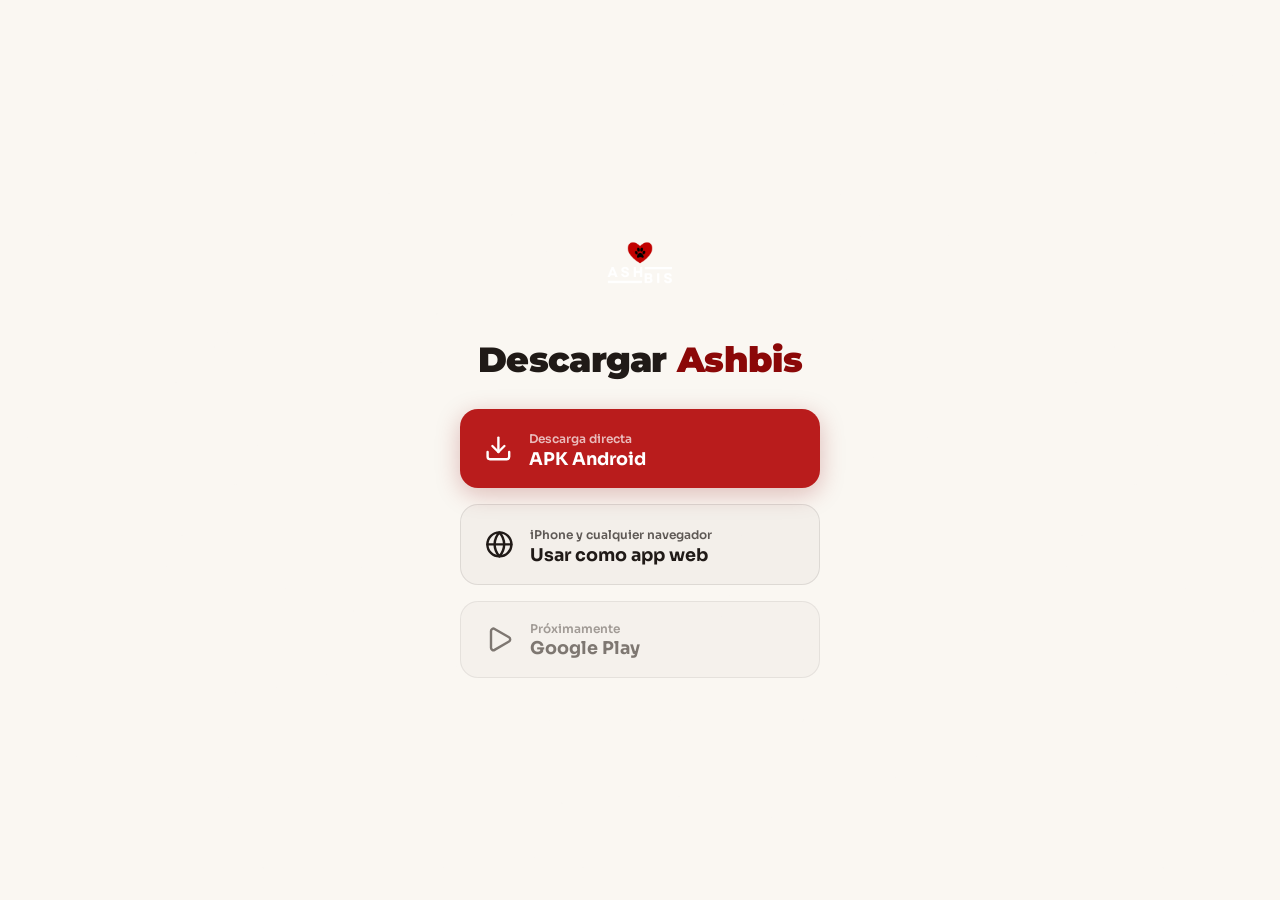
<file: descargar.html>
<!DOCTYPE html>
<html lang="es">
<head>
<meta charset="UTF-8">
<script>document.documentElement.setAttribute('data-theme', matchMedia('(prefers-color-scheme: light)').matches ? 'light' : 'dark');</script>
<meta name="viewport" content="width=device-width, initial-scale=1.0">
<title>Descargar | Ashbis</title>
<meta name="description" content="Descarga la app Ashbis gratis para Android, o úsala como app web en iPhone. Organiza el cuidado de tu mascota en un solo lugar, sin costo y sin suscripción.">
<meta name="theme-color" content="#201e1f" media="(prefers-color-scheme: dark)">
<meta name="theme-color" content="#faf7f2" media="(prefers-color-scheme: light)">

<link rel="stylesheet" href="styles.css">
<link rel="icon" type="image/png" href="img/logo4.png">
<link rel="preconnect" href="https://fonts.googleapis.com">
<link rel="preconnect" href="https://fonts.gstatic.com" crossorigin>
<link href="https://fonts.googleapis.com/css2?family=Montserrat:wght@900&family=Sora:wght@300;400;500;600;700&display=swap" rel="stylesheet">

<style>

/* ===== PÁGINA ESTÁTICA, CENTRADA (logo + botones, nada más) ===== */
.download-static {
  min-height: 100vh;
  min-height: 100dvh;
  display: flex;
  flex-direction: column;
  align-items: center;
  justify-content: center;
  gap: 28px;
  padding: 40px 20px;
  text-align: center;
}

.download-static .logo-link {
  display: block;
  line-height: 0;
}

.download-static img {
  width: 88px;
  height: 88px;
  border-radius: 22px;
}

.download-static h1 {
  font-family: var(--font-display);
  font-size: clamp(1.6rem, 4vw, 2.2rem);
  font-weight: 900;
  letter-spacing: -0.02em;
  margin: 0;
  color: var(--white);
}

.download-static h1 span {
  color: var(--red);
}

/* ===== BOTONES ===== */
.download-actions {
  display: flex;
  flex-direction: column;
  gap: 16px;
  width: 100%;
  max-width: 360px;
}

/* BASE */
.store-btn {
  display: flex;
  align-items: center;
  gap: 16px;
  padding: 18px 24px;
  border-radius: 18px;

  font-family: var(--font-body);
  font-weight: 600;
  border: none;
  cursor: pointer;
  text-align: left;
  width: 100%;
  transition: 0.3s var(--ease-guardian);
}

/* APK */
.apk {
  background: var(--ember);
  color: #ffffff !important; /* fondo rojo sólido: texto siempre blanco */
  box-shadow: 0 6px 25px rgba(var(--red-rgb),0.25);
}

.apk:hover {
  background: var(--red);
  transform: translateY(-3px);
  box-shadow: 0 12px 35px rgba(var(--red-rgb),0.4);
}

/* PWA */
.pwa {
  border: 1px solid rgba(var(--edge-rgb),0.1);
  background: rgba(var(--edge-rgb),0.03);
  color: var(--white) !important;
}
.pwa:hover {
  border-color: rgba(var(--red-rgb),0.3);
  transform: translateY(-3px);
}

/* PLAY */
.play {
  border: 1px solid rgba(var(--edge-rgb),0.1);
  background: rgba(var(--edge-rgb),0.03);
  color: var(--gray-light) !important;
  opacity: 0.7;
}
.play:disabled { cursor: not-allowed; }

/* TEXTO */
.store-btn strong {
  display: block;
  font-size: 1.1rem;
}

.store-btn span {
  font-size: 0.75rem;
  opacity: 0.7;
}

/* ICON */
.store-btn .icon {
  width: 1.8rem;
  height: 1.8rem;
  flex-shrink: 0;
}

@media (max-width: 480px) {
  .store-btn { padding: 16px 18px; }
}

</style>
</head>

<body>
<a href="#main" class="skip-link">Saltar al contenido</a>

<main id="main" class="download-static">

  <a href="index.html" class="logo-link">
    <img src="img/logo4.png" width="500" height="500" alt="Ashbis">
  </a>

  <h1>Descargar <span>Ashbis</span></h1>

  <div class="download-actions">

    <a href="#" onclick="abrirModal(); return false;" class="store-btn apk">
      <div class="icon"><svg class="icon-svg" style="width:100%;height:100%;color:currentColor;flex-shrink:0;" viewBox="0 0 24 24" fill="none" stroke="currentColor" stroke-width="2" stroke-linecap="round" stroke-linejoin="round" aria-hidden="true"><path d="M12 15V3" /><path d="M21 15v4a2 2 0 0 1-2 2H5a2 2 0 0 1-2-2v-4" /><path d="m7 10 5 5 5-5" /></svg></div>
      <div>
        <span>Descarga directa</span>
        <strong>APK Android</strong>
      </div>
    </a>

    <a href="https://app.ashbis.cl" target="_blank" rel="noopener" class="store-btn pwa">
      <div class="icon"><svg class="icon-svg" style="width:100%;height:100%;color:currentColor;flex-shrink:0;" viewBox="0 0 24 24" fill="none" stroke="currentColor" stroke-width="2" stroke-linecap="round" stroke-linejoin="round" aria-hidden="true"><circle cx="12" cy="12" r="10" /><path d="M2 12h20" /><path d="M12 2a15.3 15.3 0 0 1 4 10 15.3 15.3 0 0 1-4 10 15.3 15.3 0 0 1-4-10 15.3 15.3 0 0 1 4-10z" /></svg></div>
      <div>
        <span>iPhone y cualquier navegador</span>
        <strong>Usar como app web</strong>
      </div>
    </a>

    <button type="button" class="store-btn play" disabled>
      <div class="icon"><svg class="icon-svg" style="width:100%;height:100%;color:currentColor;flex-shrink:0;" viewBox="0 0 24 24" fill="none" stroke="currentColor" stroke-width="2" stroke-linecap="round" stroke-linejoin="round" aria-hidden="true"><path d="M5 5a2 2 0 0 1 3.008-1.728l11.997 6.998a2 2 0 0 1 .003 3.458l-12 7A2 2 0 0 1 5 19z" /></svg></div>
      <div>
        <span>Próximamente</span>
        <strong>Google Play</strong>
      </div>
    </button>

  </div>

</main>

<!-- ===== MODAL PRÓXIMAMENTE ===== -->
<div id="modal-soon" role="dialog" aria-modal="true" aria-labelledby="modal-soon-title" hidden>
  <div class="modal-card">
    <button class="modal-close-btn" onclick="cerrarModal()" aria-label="Cerrar">
      <svg class="icon-svg" style="width:20px;height:20px;color:currentColor;flex-shrink:0;" viewBox="0 0 24 24" fill="none" stroke="currentColor" stroke-width="2" stroke-linecap="round" stroke-linejoin="round" aria-hidden="true"><path d="M18 6 6 18" /><path d="m6 6 12 12" /></svg>
    </button>

    <div class="modal-icon" aria-hidden="true"><svg class="icon-svg" style="width:100%;height:100%;color:currentColor;flex-shrink:0;" viewBox="0 0 24 24" fill="none" stroke="currentColor" stroke-width="2" stroke-linecap="round" stroke-linejoin="round" aria-hidden="true"><circle cx="11" cy="4" r="2" /><circle cx="18" cy="8" r="2" /><circle cx="20" cy="16" r="2" /><path d="M9 10a5 5 0 0 1 5 5v3.5a3.5 3.5 0 0 1-6.84 1.045Q6.52 17.48 4.46 16.84A3.5 3.5 0 0 1 5.5 10Z" /></svg></div>

    <h2 id="modal-soon-title" style="font-family:var(--font-display); font-size:1.8rem; font-weight:900;
               color:var(--text-primary); margin-bottom:12px; letter-spacing:-0.02em;">
      ¡Muy pronto!
    </h2>

    <p style="color:var(--gray-light); line-height:1.7; margin-bottom:8px;">
      Ashbis está en fase beta y estamos trabajando para lanzarla muy pronto.
    </p>
    <p style="color:var(--gray); font-size:0.9rem; line-height:1.6; margin-bottom:32px;">
      Únete a nuestra comunidad para ser de los primeros en enterarte
      del lanzamiento oficial y acceder a la beta.
    </p>

    <div style="display:flex; flex-direction:column; gap:12px;">

      <a href="https://discord.gg/KH2c9bd4Cr" target="_blank" rel="noopener" class="modal-cta-discord">
        <svg width="22" height="22" viewBox="0 0 24 24" fill="white">
          <path d="M20.317 4.37a19.791 19.791 0 0 0-4.885-1.515.074.074 0 0 0-.079.037c-.21.375-.444.864-.608 1.25a18.27 18.27 0 0 0-5.487 0 12.64 12.64 0 0 0-.617-1.25.077.077 0 0 0-.079-.037A19.736 19.736 0 0 0 3.677 4.37a.07.07 0 0 0-.032.027C.533 9.046-.32 13.58.099 18.057c.002.022.015.043.032.054a19.9 19.9 0 0 0 5.993 3.03.078.078 0 0 0 .084-.028 14.09 14.09 0 0 0 1.226-1.994.076.076 0 0 0-.041-.106 13.107 13.107 0 0 1-1.872-.892.077.077 0 0 1-.008-.128 10.2 10.2 0 0 0 .372-.292.074.074 0 0 1 .077-.01c3.928 1.793 8.18 1.793 12.062 0a.074.074 0 0 1 .078.01c.12.098.246.198.373.292a.077.077 0 0 1-.006.127 12.299 12.299 0 0 1-1.873.892.077.077 0 0 0-.041.107c.36.698.772 1.362 1.225 1.993a.076.076 0 0 0 .084.028 19.839 19.839 0 0 0 6.002-3.03.077.077 0 0 0 .032-.054c.5-5.177-.838-9.674-3.549-13.66a.061.061 0 0 0-.031-.03z"/>
        </svg>
        Unirse al Discord
      </a>

      <a href="https://www.instagram.com/ashbis_oficial/" target="_blank" rel="noopener" class="modal-cta-instagram">
        <svg width="22" height="22" viewBox="0 0 24 24" fill="white">
          <path d="M12 2.163c3.204 0 3.584.012 4.85.07 3.252.148 4.771 1.691 4.919 4.919.058 1.265.069 1.645.069 4.849 0 3.205-.012 3.584-.069 4.849-.149 3.225-1.664 4.771-4.919 4.919-1.266.058-1.644.07-4.85.07-3.204 0-3.584-.012-4.849-.07-3.26-.149-4.771-1.699-4.919-4.92-.058-1.265-.07-1.644-.07-4.849 0-3.204.013-3.583.07-4.849.149-3.227 1.664-4.771 4.919-4.919 1.266-.057 1.645-.069 4.849-.069zm0-2.163c-3.259 0-3.667.014-4.947.072-4.358.2-6.78 2.618-6.98 6.98-.059 1.281-.073 1.689-.073 4.948 0 3.259.014 3.668.072 4.948.2 4.358 2.618 6.78 6.98 6.98 1.281.058 1.689.072 4.948.072 3.259 0 3.668-.014 4.948-.072 4.354-.2 6.782-2.618 6.979-6.98.059-1.28.073-1.689.073-4.948 0-3.259-.014-3.667-.072-4.947-.196-4.354-2.617-6.78-6.979-6.98-1.281-.059-1.69-.073-4.949-.073zm0 5.838c-3.403 0-6.162 2.759-6.162 6.162s2.759 6.163 6.162 6.163 6.162-2.759 6.162-6.163c0-3.403-2.759-6.162-6.162-6.162zm0 10.162c-2.209 0-4-1.79-4-4 0-2.209 1.791-4 4-4s4 1.791 4 4c0 2.21-1.791 4-4 4zm6.406-11.845c-.796 0-1.441.645-1.441 1.44s.645 1.44 1.441 1.44c.795 0 1.439-.645 1.439-1.44s-.644-1.44-1.439-1.44z"/>
        </svg>
        Seguir en Instagram
      </a>

      <button class="modal-cta-dismiss" onclick="cerrarModal()">Cerrar</button>
    </div>

  </div>
</div>

<script>
let lastFocusedEl = null;

function getFocusableEls(container) {
  return Array.from(container.querySelectorAll('a[href], button:not([disabled])'));
}

function abrirModal() {
  const modal = document.getElementById('modal-soon');
  lastFocusedEl = document.activeElement;
  modal.hidden = false;
  document.body.style.overflow = 'hidden';
  const focusables = getFocusableEls(modal.querySelector('.modal-card'));
  if (focusables.length) focusables[0].focus();
}

function cerrarModal() {
  const modal = document.getElementById('modal-soon');
  modal.hidden = true;
  document.body.style.overflow = '';
  if (lastFocusedEl) lastFocusedEl.focus();
}

document.getElementById('modal-soon').addEventListener('click', function(e) {
  if (e.target === this) cerrarModal();
});

document.addEventListener('keydown', function(e) {
  const modal = document.getElementById('modal-soon');
  if (modal.hidden) return;

  if (e.key === 'Escape') {
    cerrarModal();
    return;
  }

  if (e.key === 'Tab') {
    const focusables = getFocusableEls(modal.querySelector('.modal-card'));
    if (!focusables.length) return;
    const first = focusables[0];
    const last = focusables[focusables.length - 1];

    if (e.shiftKey && document.activeElement === first) {
      e.preventDefault();
      last.focus();
    } else if (!e.shiftKey && document.activeElement === last) {
      e.preventDefault();
      first.focus();
    }
  }
});
</script>

</body>
</html>
</file>
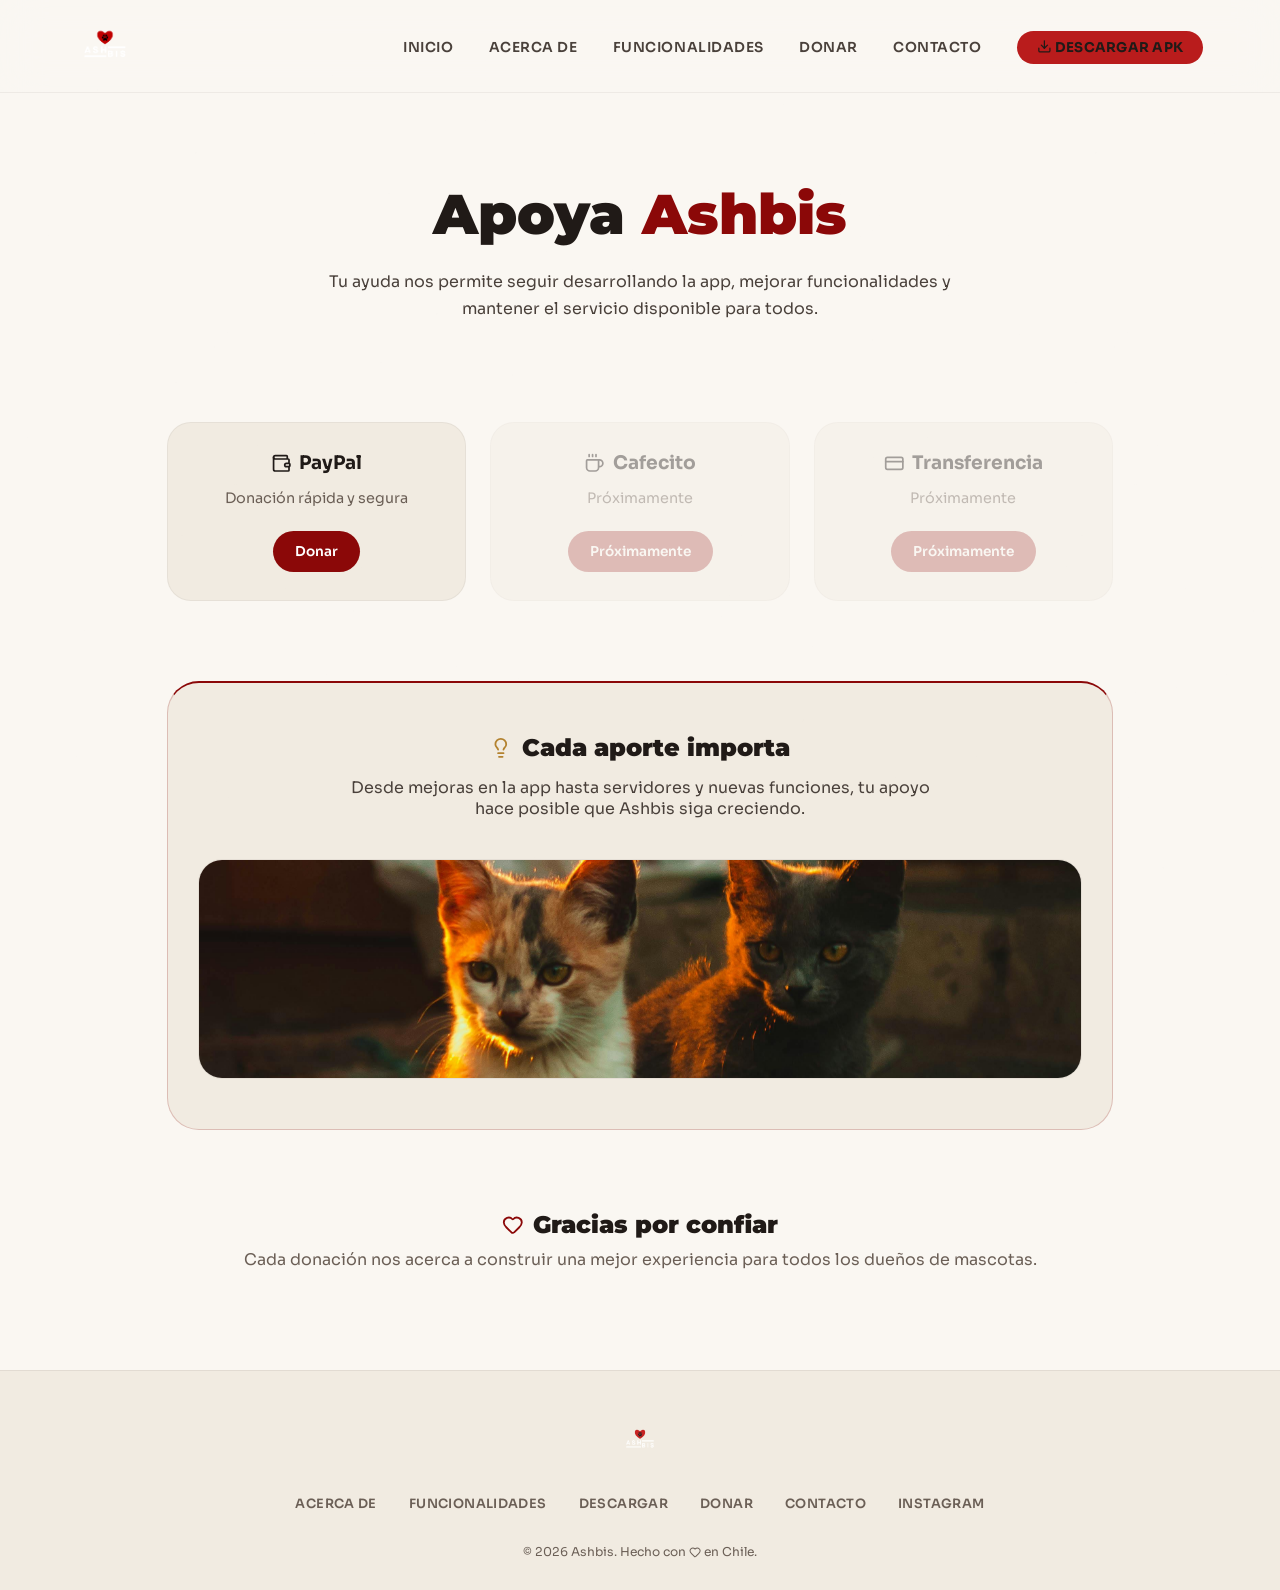
<file: donar.html>
<!DOCTYPE html>
<html lang="es">
<head>
<meta charset="UTF-8">
<script>document.documentElement.setAttribute('data-theme', matchMedia('(prefers-color-scheme: light)').matches ? 'light' : 'dark');</script>
<meta name="viewport" content="width=device-width, initial-scale=1.0">
<title>Donar | Ashbis</title>
<meta name="description" content="Apoya el desarrollo de Ashbis con una donación voluntaria. Cada aporte ayuda a mantener la app 100% gratis para todos los dueños de mascotas.">
<meta name="theme-color" content="#201e1f" media="(prefers-color-scheme: dark)">
<meta name="theme-color" content="#faf7f2" media="(prefers-color-scheme: light)">

<link rel="stylesheet" href="styles.css">
<link rel="icon" type="image/png" href="img/logo4.png">

<link rel="preconnect" href="https://fonts.googleapis.com">
<link rel="preconnect" href="https://fonts.gstatic.com" crossorigin>
<link href="https://fonts.googleapis.com/css2?family=Montserrat:wght@900&family=Sora:wght@300;400;500;600;700&display=swap" rel="stylesheet">

<style>

/* ===== BASE ===== */
.donate-page {
    padding-top: 100px;
}

/* ===== HERO ===== */
.donate-hero {
    text-align: center;
    padding: 80px 6% 60px;
    max-width: 800px;
    margin: auto;
}

.donate-hero h1 {
    font-family: var(--font-display);
    font-size: clamp(2.5rem, 5vw, 3.5rem);
    font-weight: 900;
    margin-bottom: 20px;
    color: var(--white);
}

.donate-hero span {
    color: var(--red);
}

.donate-hero p {
    color: var(--gray-light);
    line-height: 1.7;
}

/* ===== CARDS ===== */
.donate-container {
    max-width: 1100px;
    margin: auto;
    padding: 0 6% 100px;
}

.donate-grid {
    display: grid;
    grid-template-columns: repeat(auto-fit, minmax(260px, 1fr));
    gap: 24px;
    margin-top: 40px;
}

.donate-card {
    background: var(--black-2);
    border-radius: 24px;
    padding: 28px;
    border: 1px solid rgba(var(--edge-rgb),0.05);
    transition: 0.3s;
    text-align: center;
}

.donate-card:hover {
    transform: translateY(-6px);
    border-color: rgba(var(--red-rgb),0.4);
    box-shadow: 0 20px 40px rgba(var(--red-rgb),0.15);
}

.donate-card h3 {
    font-family: var(--font-body);
    font-weight: 700;
    margin-bottom: 12px;
    display: flex;
    align-items: center;
    justify-content: center;
    gap: 8px;
}

.donate-card p {
    font-size: 0.9rem;
    color: var(--gray);
    margin-bottom: 20px;
}

/* ===== BUTTON ===== */
.donate-btn {
    display: inline-block;
    background: var(--red);
    color: white;
    padding: 12px 22px;
    border-radius: 40px;
    font-size: 0.85rem;
    font-family: var(--font-body);
    font-weight: 600;
    border: none;
    cursor: pointer;
    transition: 0.25s;
}

.donate-btn:disabled {
    opacity: 0.6;
    cursor: not-allowed;
}

.donate-btn:hover {
    background: var(--red);
    transform: translateY(-2px);
}

/* ===== BANK INFO ===== */
.bank-info {
    font-size: 0.85rem;
    color: var(--gray-light);
    line-height: 1.6;
}

/* ===== FEATURE SECTION ===== */
.donate-highlight {
    margin-top: 80px;
    background: var(--black-2);
    border-radius: 32px;
    padding: 50px 30px;
    text-align: center;
    border: 1px solid rgba(var(--red-rgb),0.2);
    border-top: 2px solid var(--red);
}

.donate-highlight h2 {
    font-family: var(--font-display);
    font-weight: 900;
    margin-bottom: 15px;
    color: var(--white);
}

.donate-highlight p {
    color: var(--gray-light);
    max-width: 600px;
    margin: auto;
}

/* ===== IMAGE SPACE ===== */
.donate-image {
    margin-top: 40px;
    border-radius: 24px;
    overflow: hidden;
    height: 220px;
    border: 1px solid rgba(var(--edge-rgb),0.06);
}

.donate-image img {
    width: 100%;
    height: 100%;
    object-fit: cover;
}

/* ===== THANK YOU ===== */
.donate-thanks {
    text-align: center;
    margin-top: 80px;
}

.donate-thanks h2 {
    font-family: var(--font-display);
    font-weight: 900;
    margin-bottom: 10px;
    color: var(--white);
}

.donate-thanks p {
    color: var(--gray);
}

/* ===== RESPONSIVE ===== */
@media (max-width: 768px) {
    .donate-hero {
        padding: 60px 20px;
    }
    .donate-highlight {
        padding: 40px 20px;
    }
}

@media (max-width: 480px) {
    .donate-container { padding: 0 5% 60px; }
    .donate-card { padding: 22px; }
    .donate-image { height: 160px; }
}

</style>
</head>

<body>
<a href="#main" class="skip-link">Saltar al contenido</a>

<!-- ===== HEADER ===== -->
<header id="header">
  <div class="logo">
    <a href="index.html">
      <img src="img/logo4.png" width="500" height="500" alt="Ashbis Logo">
    </a>
  </div>

  <div class="header-right">
    <nav>
      <ul class="desktop">
        <li><a href="index.html">Inicio</a></li>
        <li><a href="acerca-de.html">Acerca de</a></li>
        <li><a href="funcionalidades.html">Funcionalidades</a></li>
        <li><a href="donar.html">Donar</a></li>
        <li><a href="contacto.html">Contacto</a></li>
        <li><a href="descargar.html" class="nav-cta"><svg class="icon-svg" viewBox="0 0 24 24" fill="none" stroke="currentColor" stroke-width="2" stroke-linecap="round" stroke-linejoin="round" aria-hidden="true"><path d="M12 15V3" /><path d="M21 15v4a2 2 0 0 1-2 2H5a2 2 0 0 1-2-2v-4" /><path d="m7 10 5 5 5-5" /></svg> Descargar APK</a></li>
      </ul>
      <ul class="mobile" id="mobileMenu">
        <li><a href="index.html">Inicio</a></li>
        <li><a href="acerca-de.html">Acerca de</a></li>
        <li><a href="funcionalidades.html">Funcionalidades</a></li>
        <li><a href="donar.html">Donar</a></li>
        <li><a href="contacto.html">Contacto</a></li>
      </ul>
    </nav>
    <button type="button" class="hamburger" id="hamburger" aria-label="Abrir menú" aria-expanded="false" aria-controls="mobileMenu">
      <span></span><span></span><span></span>
    </button>
  </div>
</header>

<main id="main" class="donate-page">

    <!-- HERO -->
    <section class="donate-hero">
        <h1>Apoya <span>Ashbis</span></h1>
        <p>
            Tu ayuda nos permite seguir desarrollando la app, mejorar funcionalidades
            y mantener el servicio disponible para todos.
        </p>
    </section>

    <!-- MÉTODOS -->
    <section class="donate-container">
        <div class="donate-grid">

            <!-- PayPal -->
            <div class="donate-card">
                <h3><svg class="icon-svg" style="width:1.1em;height:1.1em;color:currentColor;flex-shrink:0;" viewBox="0 0 24 24" fill="none" stroke="currentColor" stroke-width="2" stroke-linecap="round" stroke-linejoin="round" aria-hidden="true"><path d="M19 7V4a1 1 0 0 0-1-1H5a2 2 0 0 0 0 4h15a1 1 0 0 1 1 1v4h-3a2 2 0 0 0 0 4h3a1 1 0 0 0 1-1v-2a1 1 0 0 0-1-1" /><path d="M3 5v14a2 2 0 0 0 2 2h15a1 1 0 0 0 1-1v-4" /></svg> PayPal</h3>
                <p>Donación rápida y segura</p>
                <a href="https://paypal.me/AshbisCL" target="_blank" rel="noopener" class="donate-btn">Donar</a>
            </div>

            <!-- Ko-fi -->
            <div class="donate-card" style="opacity:0.4;">
                <h3><svg class="icon-svg" style="width:1.1em;height:1.1em;color:currentColor;flex-shrink:0;" viewBox="0 0 24 24" fill="none" stroke="currentColor" stroke-width="2" stroke-linecap="round" stroke-linejoin="round" aria-hidden="true"><path d="M10 2v2" /><path d="M14 2v2" /><path d="M16 8a1 1 0 0 1 1 1v8a4 4 0 0 1-4 4H7a4 4 0 0 1-4-4V9a1 1 0 0 1 1-1h14a4 4 0 1 1 0 8h-1" /><path d="M6 2v2" /></svg> Cafecito</h3>
                <p>Próximamente</p>
                <button type="button" class="donate-btn" disabled>Próximamente</button>
            </div>

            <!-- Banco -->
            <div class="donate-card" style="opacity:0.4;">
                <h3><svg class="icon-svg" style="width:1.1em;height:1.1em;color:currentColor;flex-shrink:0;" viewBox="0 0 24 24" fill="none" stroke="currentColor" stroke-width="2" stroke-linecap="round" stroke-linejoin="round" aria-hidden="true"><rect width="20" height="14" x="2" y="5" rx="2" /><line x1="2" x2="22" y1="10" y2="10" /></svg> Transferencia</h3>
                <p>Próximamente</p>
                <button type="button" class="donate-btn" disabled>Próximamente</button>
            </div>

        </div>

        <!-- DESTACADO -->
        <div class="donate-highlight">
            <h2 style="display:flex;align-items:center;justify-content:center;gap:10px;"><svg class="icon-svg" style="width:0.9em;height:0.9em;color:var(--gold);flex-shrink:0;" viewBox="0 0 24 24" fill="none" stroke="currentColor" stroke-width="2" stroke-linecap="round" stroke-linejoin="round" aria-hidden="true"><path d="M15 14c.2-1 .7-1.7 1.5-2.5 1-.9 1.5-2.2 1.5-3.5A6 6 0 0 0 6 8c0 1 .2 2.2 1.5 3.5.7.7 1.3 1.5 1.5 2.5" /><path d="M9 18h6" /><path d="M10 22h4" /></svg> Cada aporte importa</h2>
            <p>
                Desde mejoras en la app hasta servidores y nuevas funciones,
                tu apoyo hace posible que Ashbis siga creciendo.
            </p>

            <!-- IMAGEN -->
            <div class="donate-image">
                <img src="img/10.jpg" width="2592" height="3872" alt="Apoyo Ashbis" loading="lazy">
            </div>
        </div>

        <!-- GRACIAS -->
        <div class="donate-thanks">
            <h2 style="display:flex;align-items:center;justify-content:center;gap:10px;"><svg class="icon-svg" style="width:0.9em;height:0.9em;color:var(--red);flex-shrink:0;" viewBox="0 0 24 24" fill="none" stroke="currentColor" stroke-width="2" stroke-linecap="round" stroke-linejoin="round" aria-hidden="true"><path d="M2 9.5a5.5 5.5 0 0 1 9.591-3.676.56.56 0 0 0 .818 0A5.49 5.49 0 0 1 22 9.5c0 2.29-1.5 4-3 5.5l-5.492 5.313a2 2 0 0 1-3 .019L5 15c-1.5-1.5-3-3.2-3-5.5" /></svg> Gracias por confiar</h2>
            <p>
                Cada donación nos acerca a construir una mejor experiencia
                para todos los dueños de mascotas.
            </p>
        </div>

    </section>

</main>

<!-- ===== FOOTER ===== -->
<footer>
  <div class="footer-inner">
    <div class="footer-logo">
      <img src="img/logo4.png" width="500" height="500" alt="">
    </div>
    <div class="footer-links">
      <a href="acerca-de.html">Acerca de</a>
      <a href="funcionalidades.html">Funcionalidades</a>
      <a href="descargar.html">Descargar</a>
      <a href="donar.html">Donar</a>
      <a href="contacto.html">Contacto</a>
      <a href="https://www.instagram.com/ashbis_oficial/" target="_blank" rel="noopener">Instagram</a>
    </div>
    <div class="footer-copy">© 2026 Ashbis. Hecho con <svg class="icon-svg" style="width:1em;height:1em;color:currentColor;flex-shrink:0;" viewBox="0 0 24 24" fill="none" stroke="currentColor" stroke-width="2" stroke-linecap="round" stroke-linejoin="round" aria-hidden="true"><path d="M2 9.5a5.5 5.5 0 0 1 9.591-3.676.56.56 0 0 0 .818 0A5.49 5.49 0 0 1 22 9.5c0 2.29-1.5 4-3 5.5l-5.492 5.313a2 2 0 0 1-3 .019L5 15c-1.5-1.5-3-3.2-3-5.5" /></svg> en Chile.</div>
  </div>
</footer>

<script>
const hamburger = document.querySelector('.hamburger');
const mobileMenu = document.querySelector('.mobile');

hamburger.addEventListener('click', () => {
    const abierto = hamburger.classList.toggle('active');
    mobileMenu.classList.toggle('active');
    hamburger.setAttribute('aria-expanded', String(abierto));
});
</script>

</body>
</html>
</file>
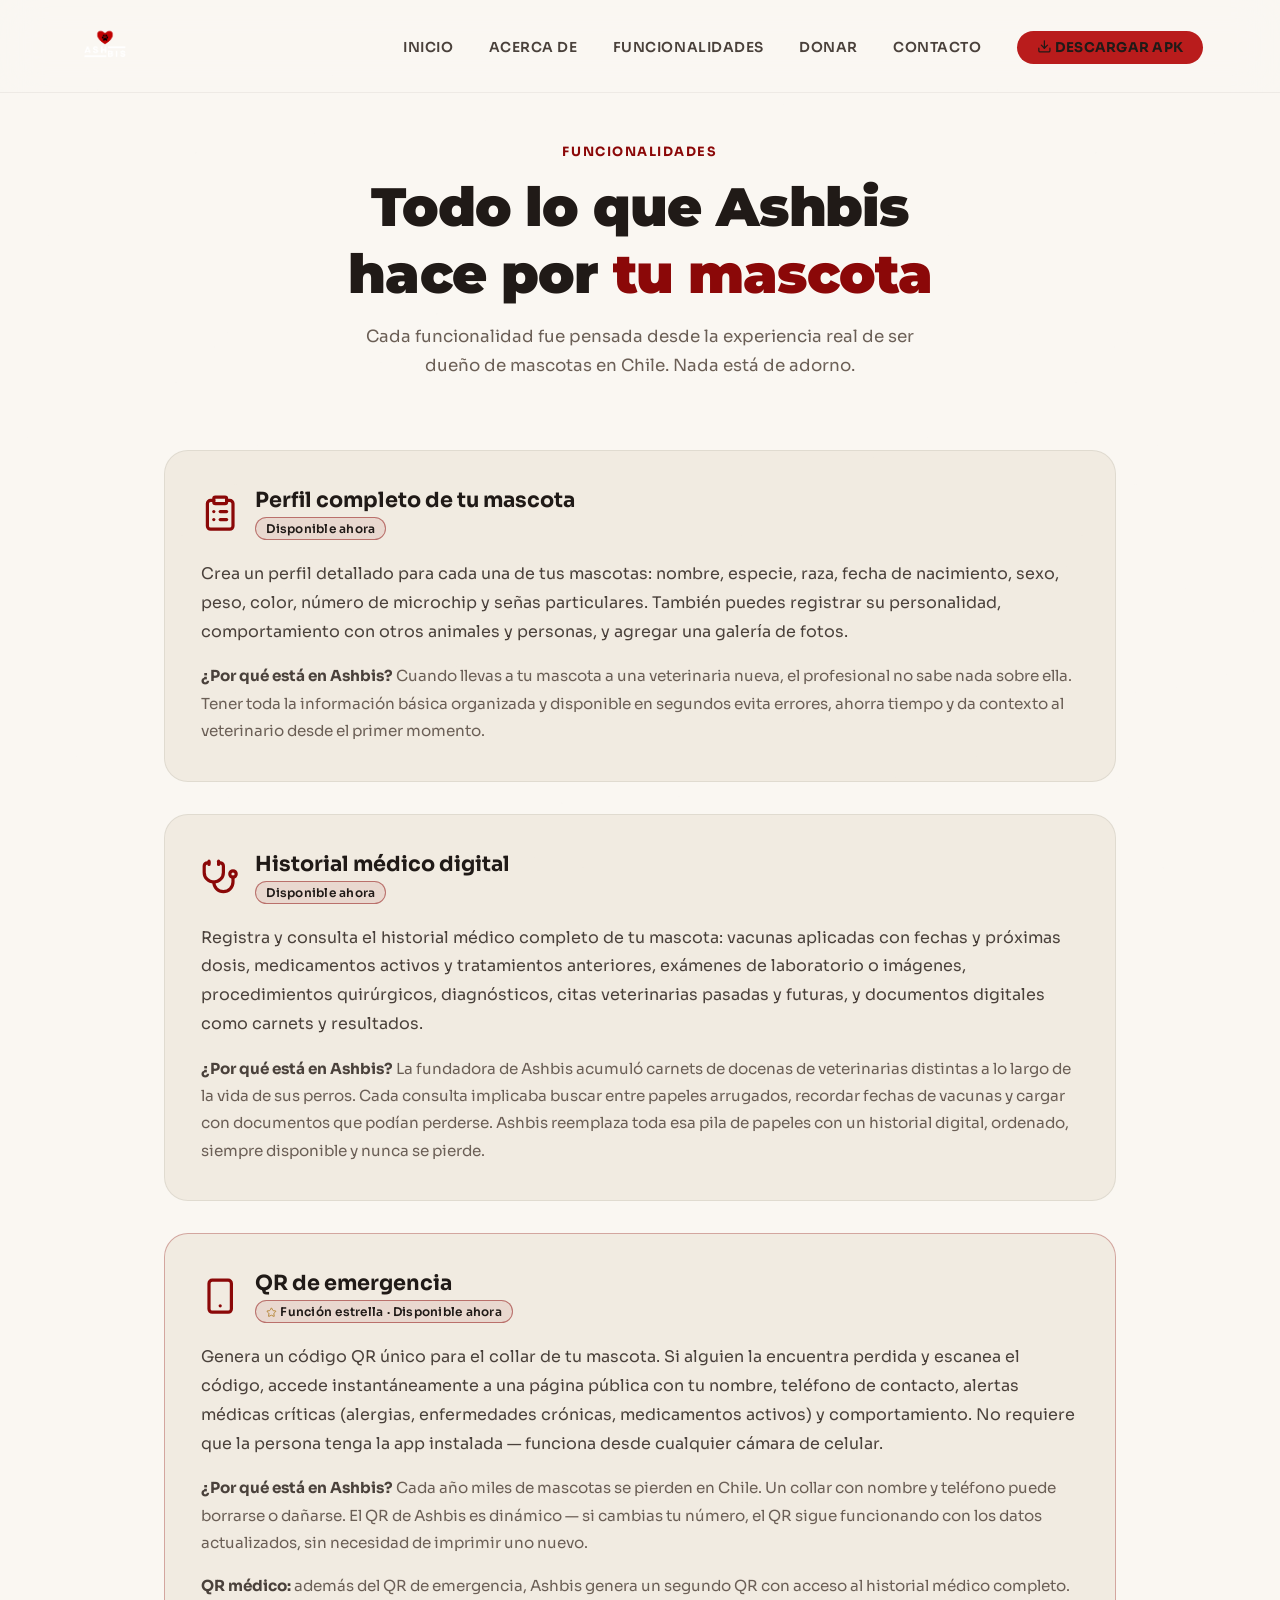
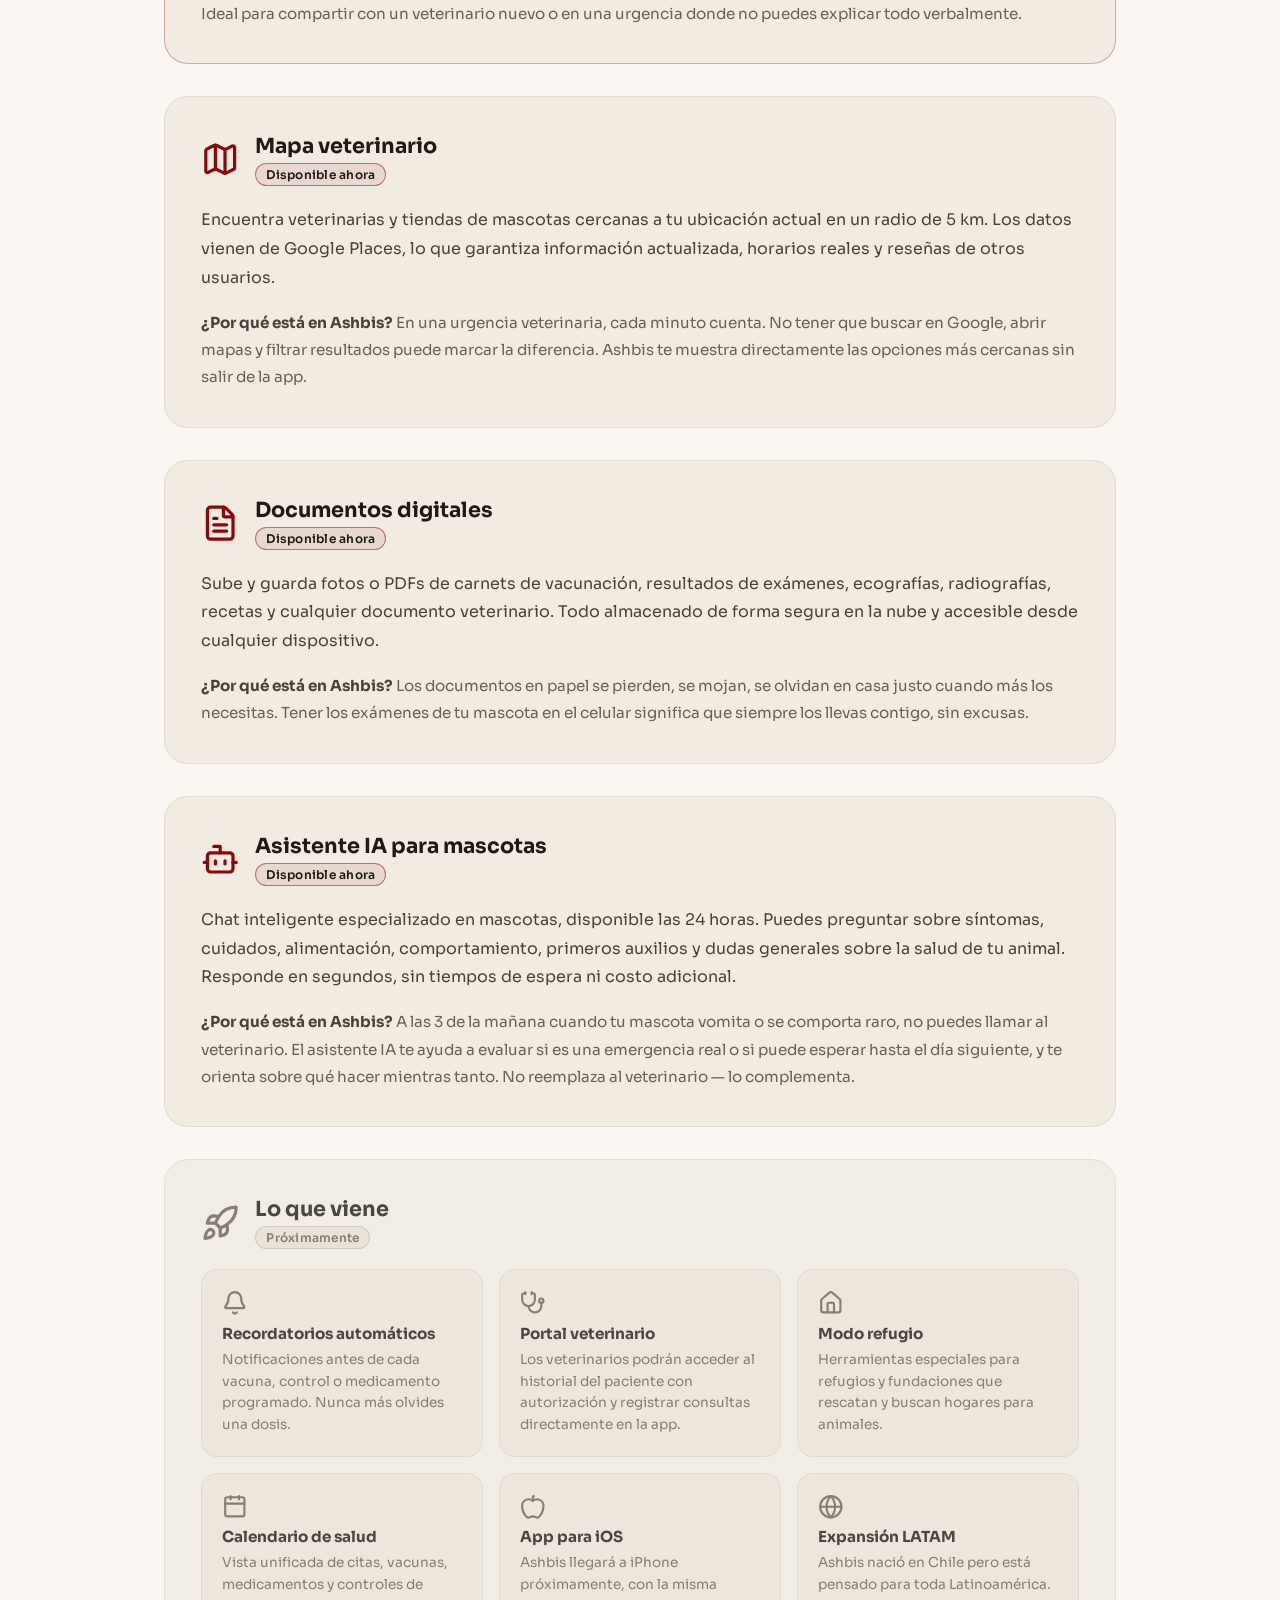
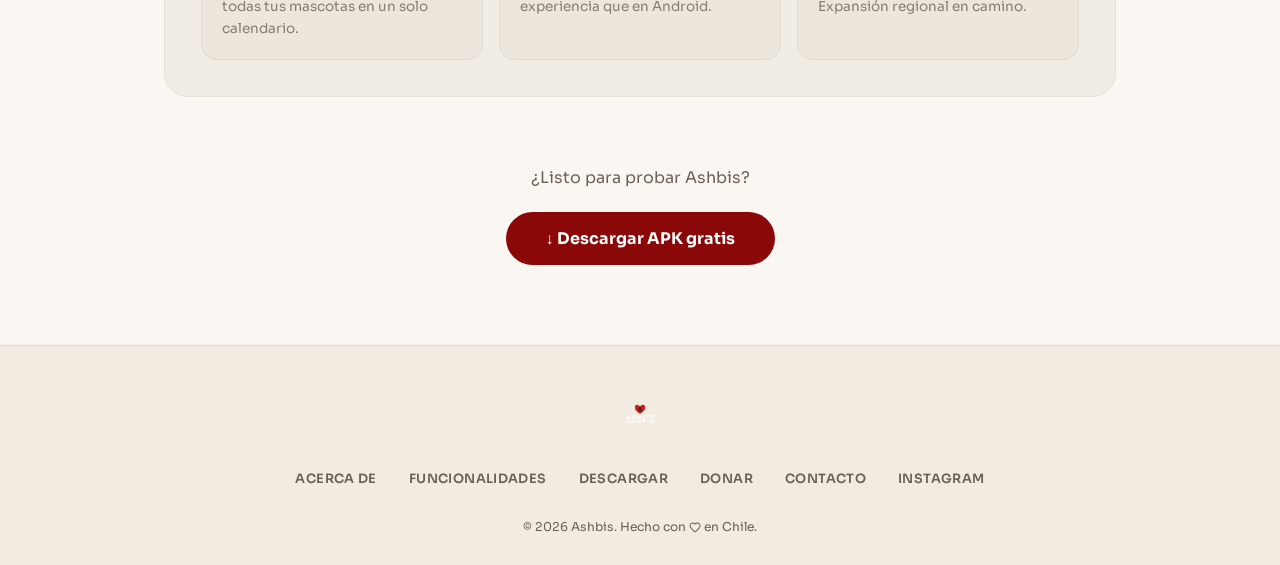
<file: funcionalidades.html>
<!DOCTYPE html>
<html lang="es">
<head>
<meta charset="UTF-8">
<script>document.documentElement.setAttribute('data-theme', matchMedia('(prefers-color-scheme: light)').matches ? 'light' : 'dark');</script>
<meta name="viewport" content="width=device-width, initial-scale=1.0">
<title>Funcionalidades | Ashbis</title>
<meta name="description" content="Descubre todo lo que Ashbis hace por tu mascota: perfil completo, historial médico digital, QR de emergencia, mapa veterinario y asistente IA.">
<meta name="theme-color" content="#201e1f" media="(prefers-color-scheme: dark)">
<meta name="theme-color" content="#faf7f2" media="(prefers-color-scheme: light)">

<link rel="stylesheet" href="styles.css">
<link rel="icon" type="image/png" href="img/logo4.png">
<link rel="preconnect" href="https://fonts.googleapis.com">
<link rel="preconnect" href="https://fonts.gstatic.com" crossorigin>
<link href="https://fonts.googleapis.com/css2?family=Montserrat:wght@900&family=Sora:wght@300;400;500;600;700&display=swap" rel="stylesheet">

<style>

.features-main .feature-block {
  transition: transform 0.35s var(--ease-guardian), border-color 0.3s, box-shadow 0.35s var(--ease-guardian);
}
.features-main .feature-block:hover {
  transform: translateY(-4px);
  border-color: rgba(var(--red-rgb),0.3) !important;
  box-shadow: 0 16px 32px rgba(var(--red-rgb),0.1);
}

.features-main .feature-sub {
  transition: transform 0.3s var(--ease-guardian), border-color 0.3s, box-shadow 0.3s var(--ease-guardian);
}
.features-main .feature-sub:hover {
  transform: translateY(-3px);
  border-color: rgba(var(--edge-rgb),0.15) !important;
  box-shadow: 0 10px 24px rgba(0,0,0,0.18);
}

.features-main a:hover {
  background: var(--red) !important;
  transform: translateY(-2px);
}

@media (max-width: 600px) {
  .features-main { padding: 110px 18px 60px !important; }
}

</style>
</head>

<body>
<a href="#main" class="skip-link">Saltar al contenido</a>

<!-- ===== HEADER ===== -->
<header id="header">
  <div class="logo">
    <a href="index.html">
      <img src="img/logo4.png" width="500" height="500" alt="Ashbis Logo">
    </a>
  </div>

  <div class="header-right">
    <nav>
      <ul class="desktop">
        <li><a href="index.html">Inicio</a></li>
        <li><a href="acerca-de.html">Acerca de</a></li>
        <li><a href="funcionalidades.html">Funcionalidades</a></li>
        <li><a href="donar.html">Donar</a></li>
        <li><a href="contacto.html">Contacto</a></li>
        <li><a href="descargar.html" class="nav-cta"><svg class="icon-svg" viewBox="0 0 24 24" fill="none" stroke="currentColor" stroke-width="2" stroke-linecap="round" stroke-linejoin="round" aria-hidden="true"><path d="M12 15V3" /><path d="M21 15v4a2 2 0 0 1-2 2H5a2 2 0 0 1-2-2v-4" /><path d="m7 10 5 5 5-5" /></svg> Descargar APK</a></li>
      </ul>
      <ul class="mobile" id="mobileMenu">
        <li><a href="index.html">Inicio</a></li>
        <li><a href="acerca-de.html">Acerca de</a></li>
        <li><a href="funcionalidades.html">Funcionalidades</a></li>
        <li><a href="donar.html">Donar</a></li>
        <li><a href="contacto.html">Contacto</a></li>
      </ul>
    </nav>
    <button type="button" class="hamburger" id="hamburger" aria-label="Abrir menú" aria-expanded="false" aria-controls="mobileMenu">
      <span></span><span></span><span></span>
    </button>
  </div>
</header>

<!-- ===== MAIN ===== -->
<main id="main" class="features-main" style="max-width: 1000px; margin: auto; padding: 140px 24px 80px;">

  <!-- HERO -->
  <div style="text-align: center; margin-bottom: 70px;">
    <span style="font-size:0.8rem; letter-spacing:0.12em; text-transform:uppercase;
                 color: var(--red); font-family: var(--font-body); font-weight: 700;">Funcionalidades</span>
    <h1 style="font-size: clamp(2.2rem, 5vw, 3.4rem); font-family: var(--font-display);
               font-weight: 900; margin-top: 12px; letter-spacing: -0.02em; color: var(--text-primary);">
      Todo lo que Ashbis<br>hace por <span style="color:var(--red)">tu mascota</span>
    </h1>
    <p style="color: var(--gray); margin-top: 16px; font-size: 1.05rem;
              max-width: 600px; margin-inline: auto; line-height: 1.7;">
      Cada funcionalidad fue pensada desde la experiencia real de ser dueño de mascotas
      en Chile. Nada está de adorno.
    </p>
  </div>

  <!-- FUNCIONALIDADES -->
  <div style="display: flex; flex-direction: column; gap: 32px;">

    <!-- 1. PERFIL -->
    <div class="feature-block" style="background: var(--card-bg); border-radius: 24px; padding: 36px;
                border: 1px solid var(--border);">
      <div style="display: flex; align-items: center; gap: 16px; margin-bottom: 20px;">
        <svg class="icon-svg" style="width:2.4rem;height:2.4rem;color:var(--red);flex-shrink:0;" viewBox="0 0 24 24" fill="none" stroke="currentColor" stroke-width="2" stroke-linecap="round" stroke-linejoin="round" aria-hidden="true"><rect width="8" height="4" x="8" y="2" rx="1" ry="1" /><path d="M16 4h2a2 2 0 0 1 2 2v14a2 2 0 0 1-2 2H6a2 2 0 0 1-2-2V6a2 2 0 0 1 2-2h2" /><path d="M12 11h4" /><path d="M12 16h4" /><path d="M8 11h.01" /><path d="M8 16h.01" /></svg>
        <div>
          <h2 style="font-family: var(--font-body); font-weight: 700; font-size: 1.3rem;
                     color: var(--text-primary); margin: 0;">Perfil completo de tu mascota</h2>
          <span class="badge-status">Disponible ahora</span>
        </div>
      </div>
      <p style="color: var(--gray-light); line-height: 1.8; margin-bottom: 16px;">
        Crea un perfil detallado para cada una de tus mascotas: nombre, especie, raza,
        fecha de nacimiento, sexo, peso, color, número de microchip y señas particulares.
        También puedes registrar su personalidad, comportamiento con otros animales y personas,
        y agregar una galería de fotos.
      </p>
      <p style="color: var(--gray); line-height: 1.8; font-size: 0.95rem;">
        <strong style="color: var(--gray-light);">¿Por qué está en Ashbis?</strong>
        Cuando llevas a tu mascota a una veterinaria nueva, el profesional no sabe nada sobre ella.
        Tener toda la información básica organizada y disponible en segundos evita errores,
        ahorra tiempo y da contexto al veterinario desde el primer momento.
      </p>
    </div>

    <!-- 2. HISTORIAL MÉDICO -->
    <div class="feature-block" style="background: var(--card-bg); border-radius: 24px; padding: 36px;
                border: 1px solid var(--border);">
      <div style="display: flex; align-items: center; gap: 16px; margin-bottom: 20px;">
        <svg class="icon-svg" style="width:2.4rem;height:2.4rem;color:var(--red);flex-shrink:0;" viewBox="0 0 24 24" fill="none" stroke="currentColor" stroke-width="2" stroke-linecap="round" stroke-linejoin="round" aria-hidden="true"><path d="M11 2v2" /><path d="M5 2v2" /><path d="M5 3H4a2 2 0 0 0-2 2v4a6 6 0 0 0 12 0V5a2 2 0 0 0-2-2h-1" /><path d="M8 15a6 6 0 0 0 12 0v-3" /><circle cx="20" cy="10" r="2" /></svg>
        <div>
          <h2 style="font-family: var(--font-body); font-weight: 700; font-size: 1.3rem;
                     color: var(--text-primary); margin: 0;">Historial médico digital</h2>
          <span class="badge-status">Disponible ahora</span>
        </div>
      </div>
      <p style="color: var(--gray-light); line-height: 1.8; margin-bottom: 16px;">
        Registra y consulta el historial médico completo de tu mascota: vacunas aplicadas
        con fechas y próximas dosis, medicamentos activos y tratamientos anteriores,
        exámenes de laboratorio o imágenes, procedimientos quirúrgicos, diagnósticos,
        citas veterinarias pasadas y futuras, y documentos digitales como carnets y resultados.
      </p>
      <p style="color: var(--gray); line-height: 1.8; font-size: 0.95rem;">
        <strong style="color: var(--gray-light);">¿Por qué está en Ashbis?</strong>
        La fundadora de Ashbis acumuló carnets de docenas de veterinarias distintas a lo largo
        de la vida de sus perros. Cada consulta implicaba buscar entre papeles arrugados,
        recordar fechas de vacunas y cargar con documentos que podían perderse.
        Ashbis reemplaza toda esa pila de papeles con un historial digital, ordenado,
        siempre disponible y nunca se pierde.
      </p>
    </div>

    <!-- 3. QR EMERGENCIA -->
    <div class="feature-block" style="background: var(--card-bg); border-radius: 24px; padding: 36px;
                border: 1px solid rgba(var(--red-rgb),0.3);">
      <div style="display: flex; align-items: center; gap: 16px; margin-bottom: 20px;">
        <svg class="icon-svg" style="width:2.4rem;height:2.4rem;color:var(--red);flex-shrink:0;" viewBox="0 0 24 24" fill="none" stroke="currentColor" stroke-width="2" stroke-linecap="round" stroke-linejoin="round" aria-hidden="true"><rect width="14" height="20" x="5" y="2" rx="2" ry="2" /><path d="M12 18h.01" /></svg>
        <div>
          <h2 style="font-family: var(--font-body); font-weight: 700; font-size: 1.3rem;
                     color: var(--text-primary); margin: 0;">QR de emergencia</h2>
          <span class="badge-status">
            <svg class="icon-svg" viewBox="0 0 24 24" fill="none" stroke="currentColor" stroke-width="2" stroke-linecap="round" stroke-linejoin="round" aria-hidden="true" style="color: var(--gold);">
              <path d="M11.525 2.295a.53.53 0 0 1 .95 0l2.31 4.679a2.123 2.123 0 0 0 1.595 1.16l5.166.756a.53.53 0 0 1 .294.904l-3.736 3.638a2.123 2.123 0 0 0-.611 1.878l.882 5.14a.53.53 0 0 1-.771.56l-4.618-2.428a2.122 2.122 0 0 0-1.973 0L6.396 21.01a.53.53 0 0 1-.77-.56l.881-5.139a2.122 2.122 0 0 0-.611-1.879L2.16 9.795a.53.53 0 0 1 .294-.906l5.165-.755a2.122 2.122 0 0 0 1.597-1.16z" />
            </svg>
            Función estrella · Disponible ahora
          </span>
        </div>
      </div>
      <p style="color: var(--gray-light); line-height: 1.8; margin-bottom: 16px;">
        Genera un código QR único para el collar de tu mascota. Si alguien la encuentra perdida
        y escanea el código, accede instantáneamente a una página pública con tu nombre,
        teléfono de contacto, alertas médicas críticas (alergias, enfermedades crónicas,
        medicamentos activos) y comportamiento. No requiere que la persona tenga la app instalada
        — funciona desde cualquier cámara de celular.
      </p>
      <p style="color: var(--gray); line-height: 1.8; font-size: 0.95rem; margin-bottom: 16px;">
        <strong style="color: var(--gray-light);">¿Por qué está en Ashbis?</strong>
        Cada año miles de mascotas se pierden en Chile. Un collar con nombre y teléfono
        puede borrarse o dañarse. El QR de Ashbis es dinámico — si cambias tu número,
        el QR sigue funcionando con los datos actualizados, sin necesidad de imprimir uno nuevo.
      </p>
      <p style="color: var(--gray); line-height: 1.8; font-size: 0.95rem;">
        <strong style="color: var(--gray-light);">QR médico:</strong> además del QR de emergencia,
        Ashbis genera un segundo QR con acceso al historial médico completo.
        Ideal para compartir con un veterinario nuevo o en una urgencia donde
        no puedes explicar todo verbalmente.
      </p>
    </div>

    <!-- 4. MAPA -->
    <div class="feature-block" style="background: var(--card-bg); border-radius: 24px; padding: 36px;
                border: 1px solid var(--border);">
      <div style="display: flex; align-items: center; gap: 16px; margin-bottom: 20px;">
        <svg class="icon-svg" style="width:2.4rem;height:2.4rem;color:var(--red);flex-shrink:0;" viewBox="0 0 24 24" fill="none" stroke="currentColor" stroke-width="2" stroke-linecap="round" stroke-linejoin="round" aria-hidden="true"><path d="M14.106 5.553a2 2 0 0 0 1.788 0l3.659-1.83A1 1 0 0 1 21 4.619v12.764a1 1 0 0 1-.553.894l-4.553 2.277a2 2 0 0 1-1.788 0l-4.212-2.106a2 2 0 0 0-1.788 0l-3.659 1.83A1 1 0 0 1 3 19.381V6.618a1 1 0 0 1 .553-.894l4.553-2.277a2 2 0 0 1 1.788 0z" /><path d="M15 5.764v15" /><path d="M9 3.236v15" /></svg>
        <div>
          <h2 style="font-family: var(--font-body); font-weight: 700; font-size: 1.3rem;
                     color: var(--text-primary); margin: 0;">Mapa veterinario</h2>
          <span class="badge-status">Disponible ahora</span>
        </div>
      </div>
      <p style="color: var(--gray-light); line-height: 1.8; margin-bottom: 16px;">
        Encuentra veterinarias y tiendas de mascotas cercanas a tu ubicación actual
        en un radio de 5 km. Los datos vienen de Google Places, lo que garantiza
        información actualizada, horarios reales y reseñas de otros usuarios.
      </p>
      <p style="color: var(--gray); line-height: 1.8; font-size: 0.95rem;">
        <strong style="color: var(--gray-light);">¿Por qué está en Ashbis?</strong>
        En una urgencia veterinaria, cada minuto cuenta. No tener que buscar en Google,
        abrir mapas y filtrar resultados puede marcar la diferencia.
        Ashbis te muestra directamente las opciones más cercanas sin salir de la app.
      </p>
    </div>

    <!-- 5. DOCUMENTOS -->
    <div class="feature-block" style="background: var(--card-bg); border-radius: 24px; padding: 36px;
                border: 1px solid var(--border);">
      <div style="display: flex; align-items: center; gap: 16px; margin-bottom: 20px;">
        <svg class="icon-svg" style="width:2.4rem;height:2.4rem;color:var(--red);flex-shrink:0;" viewBox="0 0 24 24" fill="none" stroke="currentColor" stroke-width="2" stroke-linecap="round" stroke-linejoin="round" aria-hidden="true"><path d="M6 22a2 2 0 0 1-2-2V4a2 2 0 0 1 2-2h8a2.4 2.4 0 0 1 1.704.706l3.588 3.588A2.4 2.4 0 0 1 20 8v12a2 2 0 0 1-2 2z" /><path d="M14 2v5a1 1 0 0 0 1 1h5" /><path d="M10 9H8" /><path d="M16 13H8" /><path d="M16 17H8" /></svg>
        <div>
          <h2 style="font-family: var(--font-body); font-weight: 700; font-size: 1.3rem;
                     color: var(--text-primary); margin: 0;">Documentos digitales</h2>
          <span class="badge-status">Disponible ahora</span>
        </div>
      </div>
      <p style="color: var(--gray-light); line-height: 1.8; margin-bottom: 16px;">
        Sube y guarda fotos o PDFs de carnets de vacunación, resultados de exámenes,
        ecografías, radiografías, recetas y cualquier documento veterinario.
        Todo almacenado de forma segura en la nube y accesible desde cualquier dispositivo.
      </p>
      <p style="color: var(--gray); line-height: 1.8; font-size: 0.95rem;">
        <strong style="color: var(--gray-light);">¿Por qué está en Ashbis?</strong>
        Los documentos en papel se pierden, se mojan, se olvidan en casa justo cuando más los necesitas.
        Tener los exámenes de tu mascota en el celular significa que siempre los llevas contigo,
        sin excusas.
      </p>
    </div>

    <!-- 6. CHAT IA -->
    <div class="feature-block" style="background: var(--card-bg); border-radius: 24px; padding: 36px;
                border: 1px solid var(--border);">
      <div style="display: flex; align-items: center; gap: 16px; margin-bottom: 20px;">
        <svg class="icon-svg" style="width:2.4rem;height:2.4rem;color:var(--red);flex-shrink:0;" viewBox="0 0 24 24" fill="none" stroke="currentColor" stroke-width="2" stroke-linecap="round" stroke-linejoin="round" aria-hidden="true"><path d="M12 8V4H8" /><rect width="16" height="12" x="4" y="8" rx="2" /><path d="M2 14h2" /><path d="M20 14h2" /><path d="M15 13v2" /><path d="M9 13v2" /></svg>
        <div>
          <h2 style="font-family: var(--font-body); font-weight: 700; font-size: 1.3rem;
                     color: var(--text-primary); margin: 0;">Asistente IA para mascotas</h2>
          <span class="badge-status">Disponible ahora</span>
        </div>
      </div>
      <p style="color: var(--gray-light); line-height: 1.8; margin-bottom: 16px;">
        Chat inteligente especializado en mascotas, disponible las 24 horas.
        Puedes preguntar sobre síntomas, cuidados, alimentación, comportamiento,
        primeros auxilios y dudas generales sobre la salud de tu animal.
        Responde en segundos, sin tiempos de espera ni costo adicional.
      </p>
      <p style="color: var(--gray); line-height: 1.8; font-size: 0.95rem;">
        <strong style="color: var(--gray-light);">¿Por qué está en Ashbis?</strong>
        A las 3 de la mañana cuando tu mascota vomita o se comporta raro,
        no puedes llamar al veterinario. El asistente IA te ayuda a evaluar
        si es una emergencia real o si puede esperar hasta el día siguiente,
        y te orienta sobre qué hacer mientras tanto.
        No reemplaza al veterinario — lo complementa.
      </p>
    </div>

    <!-- 7. PRÓXIMAMENTE -->
    <div class="feature-block" style="background: var(--card-bg); border-radius: 24px; padding: 36px;
                border: 1px solid var(--border); opacity: 0.8;">
      <div style="display: flex; align-items: center; gap: 16px; margin-bottom: 20px;">
        <svg class="icon-svg" style="width:2.4rem;height:2.4rem;color:var(--gray);flex-shrink:0;" viewBox="0 0 24 24" fill="none" stroke="currentColor" stroke-width="2" stroke-linecap="round" stroke-linejoin="round" aria-hidden="true"><path d="M12 15v5s3.03-.55 4-2c1.08-1.62 0-5 0-5" /><path d="M4.5 16.5c-1.5 1.26-2 5-2 5s3.74-.5 5-2c.71-.84.7-2.13-.09-2.91a2.18 2.18 0 0 0-2.91-.09" /><path d="M9 12a22 22 0 0 1 2-3.95A12.88 12.88 0 0 1 22 2c0 2.72-.78 7.5-6 11a22.4 22.4 0 0 1-4 2z" /><path d="M9 12H4s.55-3.03 2-4c1.62-1.08 5 .05 5 .05" /></svg>
        <div>
          <h2 style="font-family: var(--font-body); font-weight: 700; font-size: 1.3rem;
                     color: var(--text-primary); margin: 0;">Lo que viene</h2>
          <span class="badge-status is-soon">Próximamente</span>
        </div>
      </div>

      <div style="display: grid; grid-template-columns: repeat(auto-fit, minmax(220px, 1fr));
                  gap: 16px;">

        <div class="feature-sub" style="padding: 20px; background: rgba(var(--edge-rgb),0.03);
                    border-radius: 16px; border: 1px solid var(--border);">
          <div style="width:1.6rem;height:1.6rem;margin-bottom:8px;color:var(--gray);"><svg class="icon-svg" style="width:100%;height:100%;color:currentColor;flex-shrink:0;" viewBox="0 0 24 24" fill="none" stroke="currentColor" stroke-width="2" stroke-linecap="round" stroke-linejoin="round" aria-hidden="true"><path d="M10.268 21a2 2 0 0 0 3.464 0" /><path d="M3.262 15.326A1 1 0 0 0 4 17h16a1 1 0 0 0 .74-1.673C19.41 13.956 18 12.499 18 8A6 6 0 0 0 6 8c0 4.499-1.411 5.956-2.738 7.326" /></svg></div>
          <h3 style="font-family: var(--font-body); font-weight: 700; font-size: 0.95rem;
                     color: var(--text-primary); margin-bottom: 6px;">Recordatorios automáticos</h3>
          <p style="color: var(--gray); font-size: 0.85rem; line-height: 1.6;">
            Notificaciones antes de cada vacuna, control o medicamento programado.
            Nunca más olvides una dosis.
          </p>
        </div>

        <div class="feature-sub" style="padding: 20px; background: rgba(var(--edge-rgb),0.03);
                    border-radius: 16px; border: 1px solid var(--border);">
          <div style="width:1.6rem;height:1.6rem;margin-bottom:8px;color:var(--gray);"><svg class="icon-svg" style="width:100%;height:100%;color:currentColor;flex-shrink:0;" viewBox="0 0 24 24" fill="none" stroke="currentColor" stroke-width="2" stroke-linecap="round" stroke-linejoin="round" aria-hidden="true"><path d="M11 2v2" /><path d="M5 2v2" /><path d="M5 3H4a2 2 0 0 0-2 2v4a6 6 0 0 0 12 0V5a2 2 0 0 0-2-2h-1" /><path d="M8 15a6 6 0 0 0 12 0v-3" /><circle cx="20" cy="10" r="2" /></svg></div>
          <h3 style="font-family: var(--font-body); font-weight: 700; font-size: 0.95rem;
                     color: var(--text-primary); margin-bottom: 6px;">Portal veterinario</h3>
          <p style="color: var(--gray); font-size: 0.85rem; line-height: 1.6;">
            Los veterinarios podrán acceder al historial del paciente con autorización
            y registrar consultas directamente en la app.
          </p>
        </div>

        <div class="feature-sub" style="padding: 20px; background: rgba(var(--edge-rgb),0.03);
                    border-radius: 16px; border: 1px solid var(--border);">
          <div style="width:1.6rem;height:1.6rem;margin-bottom:8px;color:var(--gray);"><svg class="icon-svg" style="width:100%;height:100%;color:currentColor;flex-shrink:0;" viewBox="0 0 24 24" fill="none" stroke="currentColor" stroke-width="2" stroke-linecap="round" stroke-linejoin="round" aria-hidden="true"><path d="M15 21v-8a1 1 0 0 0-1-1h-4a1 1 0 0 0-1 1v8" /><path d="M3 10a2 2 0 0 1 .709-1.528l7-6a2 2 0 0 1 2.582 0l7 6A2 2 0 0 1 21 10v9a2 2 0 0 1-2 2H5a2 2 0 0 1-2-2z" /></svg></div>
          <h3 style="font-family: var(--font-body); font-weight: 700; font-size: 0.95rem;
                     color: var(--text-primary); margin-bottom: 6px;">Modo refugio</h3>
          <p style="color: var(--gray); font-size: 0.85rem; line-height: 1.6;">
            Herramientas especiales para refugios y fundaciones que rescatan
            y buscan hogares para animales.
          </p>
        </div>

        <div class="feature-sub" style="padding: 20px; background: rgba(var(--edge-rgb),0.03);
                    border-radius: 16px; border: 1px solid var(--border);">
          <div style="width:1.6rem;height:1.6rem;margin-bottom:8px;color:var(--gray);"><svg class="icon-svg" style="width:100%;height:100%;color:currentColor;flex-shrink:0;" viewBox="0 0 24 24" fill="none" stroke="currentColor" stroke-width="2" stroke-linecap="round" stroke-linejoin="round" aria-hidden="true"><path d="M8 2v3" /><path d="M16 2v3" /><rect x="3" y="3" width="18" height="18" rx="2" /><path d="M3 9h18" /></svg></div>
          <h3 style="font-family: var(--font-body); font-weight: 700; font-size: 0.95rem;
                     color: var(--text-primary); margin-bottom: 6px;">Calendario de salud</h3>
          <p style="color: var(--gray); font-size: 0.85rem; line-height: 1.6;">
            Vista unificada de citas, vacunas, medicamentos y controles
            de todas tus mascotas en un solo calendario.
          </p>
        </div>

        <div class="feature-sub" style="padding: 20px; background: rgba(var(--edge-rgb),0.03);
                    border-radius: 16px; border: 1px solid var(--border);">
          <div style="width:1.6rem;height:1.6rem;margin-bottom:8px;color:var(--gray);"><svg class="icon-svg" style="width:100%;height:100%;color:currentColor;flex-shrink:0;" viewBox="0 0 24 24" fill="none" stroke="currentColor" stroke-width="2" stroke-linecap="round" stroke-linejoin="round" aria-hidden="true"><path d="M12 6.528V3a1 1 0 0 1 1-1h0" /><path d="M18.237 21A15 15 0 0 0 22 11a6 6 0 0 0-10-4.472A6 6 0 0 0 2 11a15.1 15.1 0 0 0 3.763 10 3 3 0 0 0 3.648.648 5.5 5.5 0 0 1 5.178 0A3 3 0 0 0 18.237 21" /></svg></div>
          <h3 style="font-family: var(--font-body); font-weight: 700; font-size: 0.95rem;
                     color: var(--text-primary); margin-bottom: 6px;">App para iOS</h3>
          <p style="color: var(--gray); font-size: 0.85rem; line-height: 1.6;">
            Ashbis llegará a iPhone próximamente,
            con la misma experiencia que en Android.
          </p>
        </div>

        <div class="feature-sub" style="padding: 20px; background: rgba(var(--edge-rgb),0.03);
                    border-radius: 16px; border: 1px solid var(--border);">
          <div style="width:1.6rem;height:1.6rem;margin-bottom:8px;color:var(--gray);"><svg class="icon-svg" style="width:100%;height:100%;color:currentColor;flex-shrink:0;" viewBox="0 0 24 24" fill="none" stroke="currentColor" stroke-width="2" stroke-linecap="round" stroke-linejoin="round" aria-hidden="true"><circle cx="12" cy="12" r="10" /><path d="M12 2a14.5 14.5 0 0 0 0 20 14.5 14.5 0 0 0 0-20" /><path d="M2 12h20" /></svg></div>
          <h3 style="font-family: var(--font-body); font-weight: 700; font-size: 0.95rem;
                     color: var(--text-primary); margin-bottom: 6px;">Expansión LATAM</h3>
          <p style="color: var(--gray); font-size: 0.85rem; line-height: 1.6;">
            Ashbis nació en Chile pero está pensado para toda Latinoamérica.
            Expansión regional en camino.
          </p>
        </div>

      </div>
    </div>

  </div>

  <!-- CTA FINAL -->
  <div style="text-align:center; margin-top: 70px;">
    <p style="color: var(--gray); margin-bottom: 24px; font-size: 1rem;">
      ¿Listo para probar Ashbis?
    </p>
    <a href="descargar.html" style="background: var(--red); color: white;
       padding: 16px 40px; border-radius: 40px; font-family: var(--font-body); font-weight: 700;
       font-weight: 700; font-size: 1rem; display: inline-block; transition: 0.25s;">
      ↓ Descargar APK gratis
    </a>
  </div>

</main>

<!-- ===== FOOTER ===== -->
<footer>
  <div class="footer-inner">
    <div class="footer-logo">
      <img src="img/logo4.png" width="500" height="500" alt="">
    </div>
    <div class="footer-links">
      <a href="acerca-de.html">Acerca de</a>
      <a href="funcionalidades.html">Funcionalidades</a>
      <a href="descargar.html">Descargar</a>
      <a href="donar.html">Donar</a>
      <a href="contacto.html">Contacto</a>
      <a href="https://www.instagram.com/ashbis_oficial/" target="_blank" rel="noopener">Instagram</a>
    </div>
    <div class="footer-copy">© 2026 Ashbis. Hecho con <svg class="icon-svg" style="width:1em;height:1em;color:currentColor;flex-shrink:0;" viewBox="0 0 24 24" fill="none" stroke="currentColor" stroke-width="2" stroke-linecap="round" stroke-linejoin="round" aria-hidden="true"><path d="M2 9.5a5.5 5.5 0 0 1 9.591-3.676.56.56 0 0 0 .818 0A5.49 5.49 0 0 1 22 9.5c0 2.29-1.5 4-3 5.5l-5.492 5.313a2 2 0 0 1-3 .019L5 15c-1.5-1.5-3-3.2-3-5.5" /></svg> en Chile.</div>
  </div>
</footer>


<!-- ===== SCRIPT ===== -->
<script>
const hamburger = document.getElementById('hamburger');
const mobileMenu = document.getElementById('mobileMenu');

hamburger.addEventListener('click', () => {
  const abierto = hamburger.classList.toggle('active');
  mobileMenu.classList.toggle('active');
  hamburger.setAttribute('aria-expanded', String(abierto));
});
</script>

</body>
</html>
</file>
<file: styles.css>
/* ===== VARIABLES ===== */
/* Sistema "Identidad Guardián" — dark theme (default) */
:root {
  --bg-rgb: 32,30,31;
  --edge-rgb: 255,255,255;
  --red-rgb: 139,8,8;
  --ember-rgb: 185,28,28;

  --black: #201e1f;      /* Fondo Carbón */
  --black-2: #2b2829;    /* Superficie */
  --black-3: #363132;    /* Superficie 2 */
  --red: #8b0808;        /* Rojo Guardián — líneas de input, acentos distintivos */
  --ember: #b91c1c;      /* Rojo Ember — reservado para botones de acción */
  --gold: #c69a4e;       /* Dorado Compañero — solo momentos especiales, nunca decorativo constante */
  --red-glow: rgba(139,8,8,0.25);
  --red-dim: rgba(139,8,8,0.1);
  --white: #f7f4f5;
  --white-off: #f7f4f5;
  --gray: #a39d9e;
  --gray-light: #cbc5c6;
  --font-display: 'Montserrat', sans-serif;  /* Solo títulos grandes */
  --font-body: 'Sora', sans-serif;           /* Todo lo demás: cuerpo, formularios, botones, nav */
  --ease-guardian: cubic-bezier(0.16, 1, 0.3, 1);

  /* Aliases used by page content */
  --text-primary: var(--white);
  --card-bg: var(--black-2);
  --border: rgba(var(--edge-rgb), 0.08);

  color-scheme: dark;
}

/* Light theme override — applied via [data-theme="light"] on <html> */
:root[data-theme="light"] {
  --bg-rgb: 250,247,242;
  --edge-rgb: 32,26,23;
  --red-rgb: 139,8,8;
  --ember-rgb: 185,28,28;

  --black: #faf7f2;      /* Marfil Cálido */
  --black-2: #f1ebe1;
  --black-3: #e7dfd1;
  --red: #8b0808;
  --ember: #b91c1c;
  --gold: #b3822f;
  --red-glow: rgba(139,8,8,0.16);
  --red-dim: rgba(139,8,8,0.08);
  --white: #201a17;
  --white-off: #201a17;
  --gray: #6b5f56;
  --gray-light: #4a413b;

  color-scheme: light;
}

/* ===== RESET ===== */
*, *::before, *::after { margin:0; padding:0; box-sizing:border-box; }

html { scroll-behavior: smooth; }

a, button {
  touch-action: manipulation;
  -webkit-tap-highlight-color: rgba(var(--red-rgb), 0.15);
}

@media (prefers-reduced-motion: reduce) {
  html { scroll-behavior: auto; }
}

.skip-link {
  position: absolute;
  top: -100px;
  left: 16px;
  z-index: 10000;
  background: var(--red);
  color: #fff;
  padding: 12px 20px;
  border-radius: 8px;
  font-family: var(--font-body);
  font-weight: 600;
  text-decoration: none;
  transition: top 0.2s var(--ease-guardian);
}
.skip-link:focus-visible {
  top: 16px;
}

body {
  font-family: var(--font-body);
  background: var(--black);
  color: var(--white-off);
  overflow-x: hidden;
  cursor: default;
  transition: background-color 0.3s ease, color 0.3s ease;
}

a { text-decoration: none; cursor: pointer; }

::selection { background: var(--red); color: #fff; }

:focus-visible {
  outline: 2px solid var(--red);
  outline-offset: 2px;
}

/* ===== NOISE TEXTURE ===== */
body::before {
  content: '';
  position: fixed;
  inset: 0;
  background-image: url("data:image/svg+xml,%3Csvg viewBox='0 0 200 200' xmlns='http://www.w3.org/2000/svg'%3E%3Cfilter id='noise'%3E%3CfeTurbulence type='fractalNoise' baseFrequency='0.65' numOctaves='3' stitchTiles='stitch'/%3E%3C/filter%3E%3Crect width='100%25' height='100%25' filter='url(%23noise)' opacity='0.035'/%3E%3C/svg%3E");
  pointer-events: none;
  z-index: 9999;
  opacity: 0.4;
  transition: opacity 0.3s ease;
}

:root[data-theme="light"] body::before { opacity: 0.06; }

/* ===== ICONS (Lucide, inline SVG) ===== */
/* Default: white/text-color by default, red only when active/selected — same
   convention as the app's icon system. Containers with their own width/height
   (e.g. .feat-card .icon) override this. */
.icon-svg {
  width: 1.1em;
  height: 1.1em;
  flex-shrink: 0;
  vertical-align: -0.15em;
  color: currentColor;
}
.icon-inline { width: 1em; height: 1em; vertical-align: -0.125em; }

.donate-opt .icon-svg { width: 1.2rem; height: 1.2rem; }

/* ===== HEADER ===== */
header {
  position: fixed;
  top: 0; left: 0;
  width: 100%;
  display: flex;
  align-items: center;
  justify-content: space-between;
  padding: 18px 6%;
  background: rgba(var(--bg-rgb),0.85);
  backdrop-filter: blur(20px);
  -webkit-backdrop-filter: blur(20px);
  border-bottom: 1px solid rgba(var(--edge-rgb),0.06);
  z-index: 1000;
  transition: padding 0.3s var(--ease-guardian), background-color 0.3s ease, border-color 0.3s ease;
}

header.scrolled {
  padding: 12px 6%;
  background: rgba(var(--bg-rgb),0.97);
  box-shadow: 0 10px 40px rgba(0,0,0,0.35);
}

.logo img {
  height: 56px;
  width: auto;
  display: block;
  transition: opacity 0.2s;
}
.logo img:hover { opacity: 0.85; }

nav ul.desktop {
  display: flex;
  gap: 2.2rem;
  list-style: none;
}

nav ul.desktop li a {
  font-family: var(--font-body);
  font-size: 0.86rem;
  font-weight: 600;
  letter-spacing: 0.04em;
  text-transform: uppercase;
  color: var(--gray-light);
  transition: color 0.2s;
  position: relative;
}

nav ul.desktop li a::after {
  content: '';
  position: absolute;
  bottom: -4px; left: 0;
  width: 0; height: 1px;
  background: var(--red);
  transition: width 0.25s var(--ease-guardian);
}

nav ul.desktop li a:hover { color: var(--white); }
nav ul.desktop li a:hover::after { width: 100%; }

.nav-cta {
  background: var(--ember);
  color: var(--white) !important;
  padding: 8px 20px;
  border-radius: 40px;
  font-size: 0.84rem !important;
  font-weight: 700 !important;
  letter-spacing: 0.02em !important;
  transition: background 0.2s, transform 0.35s var(--ease-guardian) !important;
}
.nav-cta:hover { background: var(--red) !important; transform: translateY(-1px); }
.nav-cta::after { display: none !important; }

/* Hamburger — es <button>, se resetea el chrome nativo */
.hamburger {
  display: none;
  flex-direction: column;
  gap: 5px;
  cursor: pointer;
  padding: 4px;
  background: none;
  border: none;
  touch-action: manipulation;
}
.hamburger span {
  width: 24px; height: 2px;
  background: var(--white);
  border-radius: 2px;
  transition: 0.3s var(--ease-guardian);
}
.hamburger.active span:nth-child(1) { transform: rotate(45deg) translate(5px, 5px); }
.hamburger.active span:nth-child(2) { opacity: 0; }
.hamburger.active span:nth-child(3) { transform: rotate(-45deg) translate(5px, -5px); }

.header-right {
  display: flex;
  align-items: center;
  gap: 1.2rem;
}

ul.mobile {
  display: none;
  position: fixed;
  top: 72px; left: 0;
  width: 100%;
  background: rgba(var(--bg-rgb),0.98);
  backdrop-filter: blur(20px);
  flex-direction: column;
  align-items: center;
  padding: 2rem;
  gap: 1.6rem;
  list-style: none;
  z-index: 999;
  border-bottom: 1px solid rgba(var(--edge-rgb),0.08);
}
ul.mobile.active { display: flex; }
ul.mobile li a {
  font-family: var(--font-body);
  font-weight: 600;
  font-size: 1rem;
  color: var(--white-off);
  letter-spacing: 0.02em;
}

/* ===== HERO ===== */
.hero {
  position: relative;
  height: 100vh;
  min-height: 700px;
  display: flex;
  align-items: center;
  justify-content: center;
  overflow: hidden;
}

.hero-bg {
  position: absolute;
  inset: 0;
  background: var(--black);
}

.hero-grid {
  position: absolute;
  inset: 0;
  background-image:
    linear-gradient(rgba(var(--edge-rgb),0.03) 1px, transparent 1px),
    linear-gradient(90deg, rgba(var(--edge-rgb),0.03) 1px, transparent 1px);
  background-size: 60px 60px;
  mask-image: radial-gradient(ellipse 80% 80% at center, black 30%, transparent 70%);
}

.hero-inner {
  position: relative;
  z-index: 2;
  display: grid;
  grid-template-columns: 1fr 1fr;
  align-items: center;
  gap: 4rem;
  max-width: 1200px;
  width: 100%;
  padding: 0 6%;
  padding-top: 80px;
}

.hero-text { max-width: 600px; }

.hero-eyebrow {
  display: inline-flex;
  align-items: center;
  gap: 8px;
  font-family: var(--font-body);
  font-size: 0.76rem;
  font-weight: 700;
  letter-spacing: 0.08em;
  text-transform: uppercase;
  color: var(--red);
  background: var(--red-dim);
  border: 1px solid rgba(var(--red-rgb),0.25);
  padding: 6px 14px;
  border-radius: 40px;
  margin-bottom: 1.8rem;
  animation: fadeUp 0.7s var(--ease-guardian) both;
}

.hero-eyebrow::before {
  content: '';
  width: 6px; height: 6px;
  border-radius: 50%;
  background: var(--red);
}

@media (prefers-reduced-motion: no-preference) {
  .hero-eyebrow::before { animation: pulse 2.4s ease-in-out infinite; }
}

@keyframes pulse {
  0%, 100% { opacity: 1; transform: scale(1); }
  50% { opacity: 0.5; transform: scale(0.85); }
}

.hero h1 {
  font-family: var(--font-display);
  font-size: clamp(2.8rem, 5vw, 4.2rem);
  font-weight: 900;
  line-height: 1.05;
  letter-spacing: -0.02em;
  color: var(--white);
  margin-bottom: 1.4rem;
  text-wrap: balance;
  animation: fadeUp 0.7s 0.1s var(--ease-guardian) both;
}

.hero h1 .red { color: var(--red); }

.hero-sub {
  font-size: 1.05rem;
  color: var(--gray-light);
  line-height: 1.7;
  margin-bottom: 2.4rem;
  font-weight: 400;
  animation: fadeUp 0.7s 0.2s var(--ease-guardian) both;
}

.hero-actions {
  display: flex;
  gap: 1rem;
  flex-wrap: wrap;
  animation: fadeUp 0.7s 0.3s var(--ease-guardian) both;
}

.btn-primary {
  display: inline-flex;
  align-items: center;
  gap: 10px;
  background: var(--ember);
  color: var(--white);
  font-family: var(--font-body);
  font-weight: 700;
  font-size: 0.92rem;
  letter-spacing: 0.01em;
  padding: 14px 28px;
  border-radius: 50px;
  transition: background 0.2s, transform 0.4s var(--ease-guardian), box-shadow 0.4s var(--ease-guardian);
}
.btn-primary:hover {
  background: var(--red);
  transform: translateY(-2px);
  box-shadow: 0 8px 30px var(--red-glow);
}

.btn-ghost {
  display: inline-flex;
  align-items: center;
  gap: 8px;
  color: var(--white-off);
  font-family: var(--font-body);
  font-weight: 600;
  font-size: 0.92rem;
  padding: 14px 24px;
  border-radius: 50px;
  border: 1px solid rgba(var(--edge-rgb),0.12);
  transition: border-color 0.2s, background 0.2s, transform 0.4s var(--ease-guardian);
}
.btn-ghost:hover {
  border-color: rgba(var(--edge-rgb),0.3);
  background: rgba(var(--edge-rgb),0.05);
  transform: translateY(-2px);
}

/* Phone mockup */
.hero-visual {
  position: relative;
  display: flex;
  justify-content: center;
  animation: fadeUp 0.8s 0.15s var(--ease-guardian) both;
}

.phone-wrap {
  position: relative;
  width: 280px;
  height: 560px;
}

.phone-frame {
  position: absolute;
  inset: 0;
  border-radius: 44px;
  border: 2px solid rgba(var(--edge-rgb),0.1);
  background: var(--black-3);
  overflow: hidden;
  box-shadow:
    0 0 0 1px rgba(var(--edge-rgb),0.05),
    0 40px 80px rgba(0,0,0,0.45),
    0 0 60px var(--red-glow);
}

@media (prefers-reduced-motion: no-preference) {
  .phone-frame { animation: phoneFloat 6s ease-in-out infinite; }
}

.phone-notch {
  position: absolute;
  top: 12px;
  left: 50%;
  transform: translateX(-50%);
  width: 90px; height: 22px;
  background: var(--black);
  border-radius: 20px;
  z-index: 10;
}

.phone-screen {
  width: 100%; height: 100%;
  object-fit: cover;
  opacity: 0.9;
}

/* Resplandor bajo el teléfono: un solo color de la paleta desenfocado,
   nunca un gradiente — mismo resultado visual, cumple la regla. */
.phone-glow {
  position: absolute;
  bottom: -50px;
  left: 50%;
  transform: translateX(-50%);
  width: 200px; height: 90px;
  background: var(--red);
  opacity: 0.3;
  filter: blur(36px);
}

.phone-badge {
  position: absolute;
  right: -30px;
  top: 30%;
  background: var(--black-2);
  border: 1px solid rgba(var(--red-rgb),0.35);
  border-radius: 16px;
  padding: 12px 16px;
  font-family: var(--font-body);
  font-size: 0.76rem;
  font-weight: 700;
  color: var(--white-off);
  white-space: nowrap;
  box-shadow: 0 10px 30px rgba(0,0,0,0.35);
}

@media (prefers-reduced-motion: no-preference) {
  .phone-badge { animation: badgePop 6s ease-in-out infinite; }
}

.phone-badge .badge-icon {
  display: block;
  margin: 0 auto 4px;
  color: var(--red);
}

.phone-frame img {
  width: 100%;
  height: 100%;
  object-fit: cover;
  object-position: center;
  display: block;
}
@keyframes phoneFloat {
  0%, 100% { transform: translateY(0) rotateY(-6deg) rotateX(2deg); }
  50% { transform: translateY(-14px) rotateY(-6deg) rotateX(2deg); }
}

@keyframes badgePop {
  0%, 100% { transform: translateY(0); }
  50% { transform: translateY(-6px); }
}

/* ===== STATS BAR ===== */
.stats-bar {
  background: var(--black-2);
  border-top: 1px solid rgba(var(--edge-rgb),0.06);
  border-bottom: 1px solid rgba(var(--edge-rgb),0.06);
  padding: 40px 6%;
}

.stats-inner {
  display: flex;
  justify-content: center;
  gap: 0;
  max-width: 900px;
  margin: 0 auto;
}

.stat-item {
  flex: 1;
  text-align: center;
  padding: 0 2rem;
  border-right: 1px solid rgba(var(--edge-rgb),0.08);
}
.stat-item:last-child { border-right: none; }

.stat-number {
  font-family: var(--font-body);
  font-size: 2.2rem;
  font-weight: 700;
  color: var(--red);
  line-height: 1;
  letter-spacing: -0.01em;
  font-variant-numeric: tabular-nums;
}

.stat-label {
  font-size: 0.78rem;
  color: var(--gray);
  margin-top: 6px;
  letter-spacing: 0.04em;
  text-transform: uppercase;
  font-weight: 500;
}

/* ===== FEATURES ===== */
.features-section {
  padding: 120px 6%;
  max-width: 1200px;
  margin: 0 auto;
}

.section-tag {
  font-family: var(--font-body);
  font-size: 0.76rem;
  font-weight: 700;
  letter-spacing: 0.1em;
  text-transform: uppercase;
  color: var(--red);
  display: block;
  margin-bottom: 1rem;
}

.section-title {
  font-family: var(--font-display);
  font-size: clamp(2rem, 4vw, 3rem);
  font-weight: 900;
  color: var(--white);
  letter-spacing: -0.02em;
  line-height: 1.1;
  margin-bottom: 1rem;
  text-wrap: balance;
}

.section-sub {
  color: var(--gray);
  font-size: 1rem;
  font-weight: 400;
  max-width: 500px;
  line-height: 1.7;
  margin-bottom: 3.5rem;
}

.features-grid {
  display: grid;
  grid-template-columns: repeat(3, 1fr);
  gap: 1.5px;
  background: rgba(var(--edge-rgb),0.06);
  border: 1px solid rgba(var(--edge-rgb),0.06);
  border-radius: 28px;
  overflow: hidden;
}

.feat-card {
  background: var(--black-2);
  padding: 2.5rem;
  position: relative;
  overflow: hidden;
  transition: background 0.3s var(--ease-guardian);
}

.feat-card:hover { background: var(--black-3); }

.feat-card .icon {
  width: 2.2rem;
  height: 2.2rem;
  margin-bottom: 1.2rem;
  display: block;
  color: var(--red);
}

.feat-card h3 {
  font-family: var(--font-body);
  font-size: 1.1rem;
  font-weight: 700;
  color: var(--white);
  margin-bottom: 0.7rem;
  letter-spacing: -0.005em;
}

.feat-card p {
  font-size: 0.9rem;
  color: var(--gray);
  line-height: 1.65;
  font-weight: 400;
}

.feat-card .badge {
  display: inline-block;
  margin-top: 1.2rem;
  font-family: var(--font-body);
  font-size: 0.66rem;
  font-weight: 700;
  letter-spacing: 0.06em;
  text-transform: uppercase;
  color: var(--white);
  background: var(--red-dim);
  border: 1px solid rgba(var(--red-rgb),0.5);
  padding: 4px 10px;
  border-radius: 20px;
}

/* Insignia dorada: única aparición del Dorado Compañero en esta sección —
   marca la función más distintiva ("estrella"), nunca decoración repetida. */
.feat-card .badge.gold {
  color: var(--gold);
  background: rgba(198,154,78,0.12);
  border-color: rgba(198,154,78,0.45);
}

/* Highlight card (full width) */
.feat-highlight {
  grid-column: 1 / -1;
  background: var(--black-2);
  border-top: 2px solid var(--red);
  display: flex;
  align-items: center;
  justify-content: space-between;
  gap: 2rem;
}

.feat-highlight-text { flex: 1; }
.feat-highlight-text h3 { font-size: 1.4rem; }
.feat-highlight-text p { max-width: 500px; }

.feat-highlight-visual {
  flex-shrink: 0;
  opacity: 0.85;
  color: var(--red);
}
.feat-highlight-visual svg { width: 4.5rem; height: 4.5rem; }

/* ===== DOWNLOAD ===== */
.download-section {
  padding: 80px 6%;
  background: var(--black-2);
  border-top: 1px solid rgba(var(--edge-rgb),0.06);
  border-bottom: 1px solid rgba(var(--edge-rgb),0.06);
}

.download-inner {
  max-width: 1000px;
  margin: 0 auto;
  display: flex;
  align-items: center;
  gap: 4rem;
}

.download-text { flex: 1; }
.download-text .section-sub { margin-bottom: 2rem; }

.download-actions {
  display: flex;
  flex-direction: column;
  gap: 1rem;
}

.apk-btn {
  display: flex;
  align-items: center;
  gap: 16px;
  background: var(--ember);
  color: var(--white);
  padding: 16px 28px;
  border-radius: 16px;
  font-family: var(--font-body);
  font-weight: 700;
  transition: background 0.2s, transform 0.4s var(--ease-guardian), box-shadow 0.4s var(--ease-guardian);
  box-shadow: 0 4px 20px var(--red-dim);
}

.apk-btn:hover {
  background: var(--red);
  transform: translateY(-2px);
  box-shadow: 0 8px 30px var(--red-glow);
}

.apk-btn .icon { width: 1.6rem; height: 1.6rem; flex-shrink: 0; }
.apk-btn .label { font-size: 0.72rem; opacity: 0.85; font-weight: 500; display: block; }
.apk-btn .title { font-size: 1.05rem; display: block; }

.play-btn {
  display: flex;
  align-items: center;
  gap: 16px;
  color: var(--white-off);
  padding: 14px 28px;
  border-radius: 16px;
  border: 1px solid rgba(var(--edge-rgb), 0.18);
  font-family: var(--font-body);
  font-weight: 600;
  transition: background 0.2s, border-color 0.2s;
  opacity: 0.6;
  cursor: not-allowed;
}

.play-btn .icon { width: 1.6rem; height: 1.6rem; }
.play-btn .label { font-size: 0.72rem; font-weight: 500; display: block; }
.play-btn .title { font-size: 1.05rem; display: block; }

.pwa-btn {
  display: flex;
  align-items: center;
  gap: 16px;
  color: var(--white-off);
  padding: 14px 28px;
  border-radius: 16px;
  border: 1px solid rgba(var(--edge-rgb), 0.18);
  font-family: var(--font-body);
  font-weight: 600;
  transition: background 0.2s, border-color 0.2s, transform 0.4s var(--ease-guardian);
}

.pwa-btn:hover {
  border-color: rgba(var(--red-rgb), 0.4);
  transform: translateY(-2px);
}

.pwa-btn .icon { width: 1.6rem; height: 1.6rem; flex-shrink: 0; }
.pwa-btn .label { font-size: 0.72rem; font-weight: 500; display: block; }
.pwa-btn .title { font-size: 1.05rem; display: block; }

.download-image {
  flex-shrink: 0;
  width: 220px; height: 300px;
  border-radius: 24px;
  overflow: hidden;
  box-shadow: 0 30px 60px rgba(0,0,0,0.4), 0 0 40px var(--red-dim);
  border: 1px solid rgba(var(--edge-rgb),0.08);
}

.download-image img {
  width: 100%; height: 100%;
  object-fit: cover;
}

/* ===== DONATE ===== */
.donate-section {
  padding: 120px 6%;
  max-width: 1100px;
  margin: 0 auto;
  text-align: center;
}

/* Tarjeta genérica reutilizable (grillas de contenido en acerca-de.html,
   funcionalidades.html): reposo plano, en hover se eleva levemente y gana
   una sombra tenue en rojo guardián — profundidad de marca en vez de una
   sombra negra genérica. */
.info-card {
  transition: transform 0.35s var(--ease-guardian), border-color 0.3s, box-shadow 0.35s var(--ease-guardian);
}
.info-card:hover {
  transform: translateY(-4px);
  border-color: rgba(var(--red-rgb),0.3) !important;
  box-shadow: 0 16px 32px rgba(var(--red-rgb),0.1);
}

.donate-card {
  background: var(--black-2);
  border-radius: 32px;
  border: 1px solid rgba(var(--red-rgb),0.25);
  padding: 60px 5%;
  position: relative;
  overflow: hidden;
  transition: border-color 0.3s, box-shadow 0.35s var(--ease-guardian);
}

.donate-card:hover {
  border-color: rgba(var(--red-rgb),0.45);
  box-shadow: 0 20px 50px rgba(var(--red-rgb),0.12);
}

.donate-card .heart-icon { width: 3rem; height: 3rem; color: var(--red); display: block; margin: 0 auto 1.2rem; }

.donate-card h2 {
  font-family: var(--font-display);
  font-size: 2.2rem;
  font-weight: 900;
  color: var(--white);
  letter-spacing: -0.02em;
  margin-bottom: 1rem;
  text-wrap: balance;
}

.donate-card p {
  color: var(--gray-light);
  font-size: 1rem;
  max-width: 550px;
  margin: 0 auto 2.5rem;
  line-height: 1.7;
  font-weight: 400;
}

.donate-options {
  display: flex;
  justify-content: center;
  gap: 1rem;
  flex-wrap: wrap;
}

.donate-opt {
  display: inline-flex;
  align-items: center;
  gap: 8px;
  font-family: var(--font-body);
  font-weight: 600;
  font-size: 0.92rem;
  padding: 12px 24px;
  border-radius: 50px;
  border: 1px solid rgba(var(--edge-rgb),0.12);
  background: none;
  color: var(--white-off);
  transition: 0.3s var(--ease-guardian);
  cursor: pointer;
}

.donate-opt:hover:not(:disabled) {
  background: rgba(var(--edge-rgb),0.06);
  border-color: rgba(var(--red-rgb),0.35);
  transform: translateY(-2px);
}

.donate-opt:disabled {
  opacity: 0.45;
  cursor: not-allowed;
}

.donate-opt.primary {
  background: var(--ember);
  border-color: transparent;
  color: #fff;
}

.donate-opt.primary:hover:not(:disabled) { background: var(--red); box-shadow: 0 6px 24px var(--red-glow); }

/* ===== FOOTER ===== */
footer {
  background: var(--black-2);
  border-top: 1px solid rgba(var(--edge-rgb),0.07);
  padding: 50px 6% 30px;
}

.footer-inner {
  max-width: 1100px;
  margin: 0 auto;
  display: flex;
  flex-direction: column;
  align-items: center;
  gap: 2rem;
}

.footer-logo img {
  height: 38px;
  width: auto;
  opacity: 0.85;
}

.footer-links {
  display: flex;
  gap: 2rem;
  flex-wrap: wrap;
  justify-content: center;
}

.footer-links a {
  font-family: var(--font-body);
  font-size: 0.8rem;
  font-weight: 600;
  letter-spacing: 0.03em;
  text-transform: uppercase;
  color: var(--gray);
  transition: color 0.2s;
}
.footer-links a:hover { color: var(--red); }

.footer-copy {
  font-size: 0.76rem;
  color: var(--gray);
  text-align: center;
}

/* ===== ANIMATIONS ===== */
@keyframes fadeUp {
  from { opacity: 0; transform: translateY(24px); }
  to { opacity: 1; transform: translateY(0); }
}

.reveal {
  opacity: 0;
  transform: translateY(28px);
  transition: opacity 0.7s var(--ease-guardian), transform 0.7s var(--ease-guardian);
}
.reveal.visible {
  opacity: 1;
  transform: translateY(0);
}

@media (prefers-reduced-motion: reduce) {
  .hero-eyebrow, .hero h1, .hero-sub, .hero-actions, .hero-visual {
    animation: none !important;
    opacity: 1 !important;
    transform: none !important;
  }
  .reveal {
    transition: opacity 0.3s ease;
    transform: none !important;
  }
}

/* ===== RESPONSIVE ===== */
@media (max-width: 900px) {
  .hero-inner { grid-template-columns: 1fr; text-align: center; padding-top: 100px; }
  .hero-actions { justify-content: center; }
  .hero-visual { display: none; }
  nav ul.desktop { display: none; }
  .hamburger { display: flex; }
  .features-grid { grid-template-columns: 1fr; }
  .feat-highlight { flex-direction: column; }
  .stats-inner { flex-wrap: wrap; gap: 2rem; }
  .stat-item { border-right: none; border-bottom: 1px solid rgba(var(--edge-rgb),0.08); padding-bottom: 1.5rem; flex: 0 0 45%; }
  .stat-item:last-child { border-bottom: none; }
  .download-inner { flex-direction: column; gap: 2.5rem; text-align: center; }
  .download-actions { align-items: center; }
  .download-image { width: 100%; max-width: 300px; height: 200px; }
}

@media (max-width: 600px) {
  .features-section, .donate-section { padding: 80px 5%; }
  .donate-card { padding: 40px 5%; }
  .stat-item { flex: 0 0 100%; }
}

@media (max-width: 768px) {
  .hero { height: auto; padding: 120px 0 80px; }
  .hero-inner { grid-template-columns: 1fr; text-align: center; gap: 2.5rem; padding-top: 40px; }
  .hero-text { max-width: 100%; }
  .hero h1 { font-size: 2.4rem; line-height: 1.1; }
  .hero-sub { font-size: 0.95rem; padding: 0 10px; }
  .hero-actions { justify-content: center; flex-direction: column; gap: 0.8rem; }
  .btn-primary, .btn-ghost { width: 100%; justify-content: center; }
  .hero-visual { display: none; }
  .stats-inner { flex-direction: column; gap: 1.5rem; }
  .stat-item { border: none; padding: 0; }
  .features-section { padding: 80px 5%; }
  .features-grid { grid-template-columns: 1fr; }
  .feat-card { padding: 2rem; }
  .feat-highlight { flex-direction: column; text-align: center; }
  .feat-highlight-visual { margin-top: 1.5rem; }
  .feat-highlight-visual svg { width: 3.2rem; height: 3.2rem; }
  .download-section { padding: 80px 5%; }
  .download-inner { flex-direction: column; text-align: center; gap: 2rem; }
  .download-image { width: 100%; max-width: 320px; height: 220px; }
  .apk-btn, .pwa-btn { width: 100%; justify-content: center; }
  .donate-section { padding: 80px 5%; }
  .donate-card { padding: 40px 20px; }
  .donate-options { flex-direction: column; gap: 0.8rem; }
  .donate-opt { width: 100%; justify-content: center; }
}

@media (max-width: 1024px) {
  .hero-inner { gap: 2rem; }
  .hero h1 { font-size: 3rem; }
  .phone-wrap { width: 240px; height: 480px; }
  .features-grid { grid-template-columns: repeat(2, 1fr); }
  .feat-highlight { flex-direction: column; text-align: center; }
  .download-inner { gap: 2.5rem; }
  .download-image { width: 260px; height: 320px; }
}

@media (min-width: 1440px) {
  .hero-inner { max-width: 1400px; }
  .hero h1 { font-size: 4.5rem; }
  .features-section { max-width: 1300px; }
  .download-inner { max-width: 1200px; }
  .footer-inner { max-width: 1200px; }
}

/* ===== MODAL "PRÓXIMAMENTE" ===== */
#modal-soon {
  display: none;
  position: fixed;
  inset: 0;
  z-index: 9000;
  background: rgba(0,0,0,0.7);
  backdrop-filter: blur(8px);
  -webkit-backdrop-filter: blur(8px);
  align-items: center;
  justify-content: center;
  padding: 24px;
}
#modal-soon:not([hidden]) { display: flex; }

.modal-icon {
  width: 3.5rem;
  height: 3.5rem;
  margin: 0 auto 16px;
  color: var(--red);
}
.modal-icon svg { width: 100%; height: 100%; }

#modal-soon .modal-card {
  background: var(--black-2);
  border: 1px solid rgba(var(--edge-rgb),0.1);
  border-radius: 28px;
  padding: 48px 36px;
  max-width: 480px;
  width: 100%;
  text-align: center;
  position: relative;
  box-shadow: 0 40px 80px rgba(0,0,0,0.45), 0 0 40px var(--red-dim);
}

.modal-close-btn {
  position: absolute;
  top: 16px;
  right: 20px;
  background: none;
  border: none;
  color: var(--gray);
  cursor: pointer;
  line-height: 1;
  padding: 8px;
  display: flex;
}
.modal-close-btn svg { width: 20px; height: 20px; }

.modal-cta-discord,
.modal-cta-instagram {
  display: flex;
  align-items: center;
  justify-content: center;
  gap: 12px;
  color: #fff;
  padding: 16px 24px;
  border-radius: 50px;
  font-family: var(--font-body);
  font-weight: 700;
  font-size: 0.95rem;
  text-decoration: none;
  border: none;
  cursor: pointer;
  transition: opacity 0.2s;
}

/* Discord y sitios externos se identifican en un rojo sólido de la
   marca, no en los colores de la plataforma externa — así ninguna
   pantalla de la app o la web sale de la paleta de seis colores. */
.modal-cta-discord { background: var(--black-3); border: 1px solid rgba(var(--edge-rgb),0.14); }
.modal-cta-instagram { background: var(--ember); }
.modal-cta-discord:hover,
.modal-cta-instagram:hover { opacity: 0.85; }

.modal-cta-dismiss {
  background: none;
  border: 1px solid rgba(var(--edge-rgb),0.12);
  color: var(--gray);
  padding: 12px 24px;
  border-radius: 50px;
  font-family: var(--font-body);
  font-weight: 600;
  font-size: 0.86rem;
  cursor: pointer;
  transition: border-color 0.2s;
}

.modal-cta-dismiss:hover { border-color: rgba(var(--edge-rgb),0.3); }

@media (max-width: 480px) {
  #modal-soon .modal-card { padding: 40px 24px; }
}

/* Badge de estado "Disponible ahora" — usado en funcionalidades.html y acerca-de.html */
.badge-status {
  display: inline-block;
  font-family: var(--font-body);
  font-size: 0.75rem;
  font-weight: 600;
  letter-spacing: 0.02em;
  background: var(--red-dim);
  color: var(--white);
  border: 1px solid rgba(var(--red-rgb), 0.5);
  padding: 3px 10px;
  border-radius: 20px;
  margin-top: 4px;
}

.badge-status svg {
  width: 0.9em;
  height: 0.9em;
  vertical-align: -0.1em;
}

.badge-status.is-soon {
  background: rgba(var(--edge-rgb), 0.06);
  color: var(--gray);
  border-color: rgba(var(--edge-rgb), 0.15);
}
</file>
